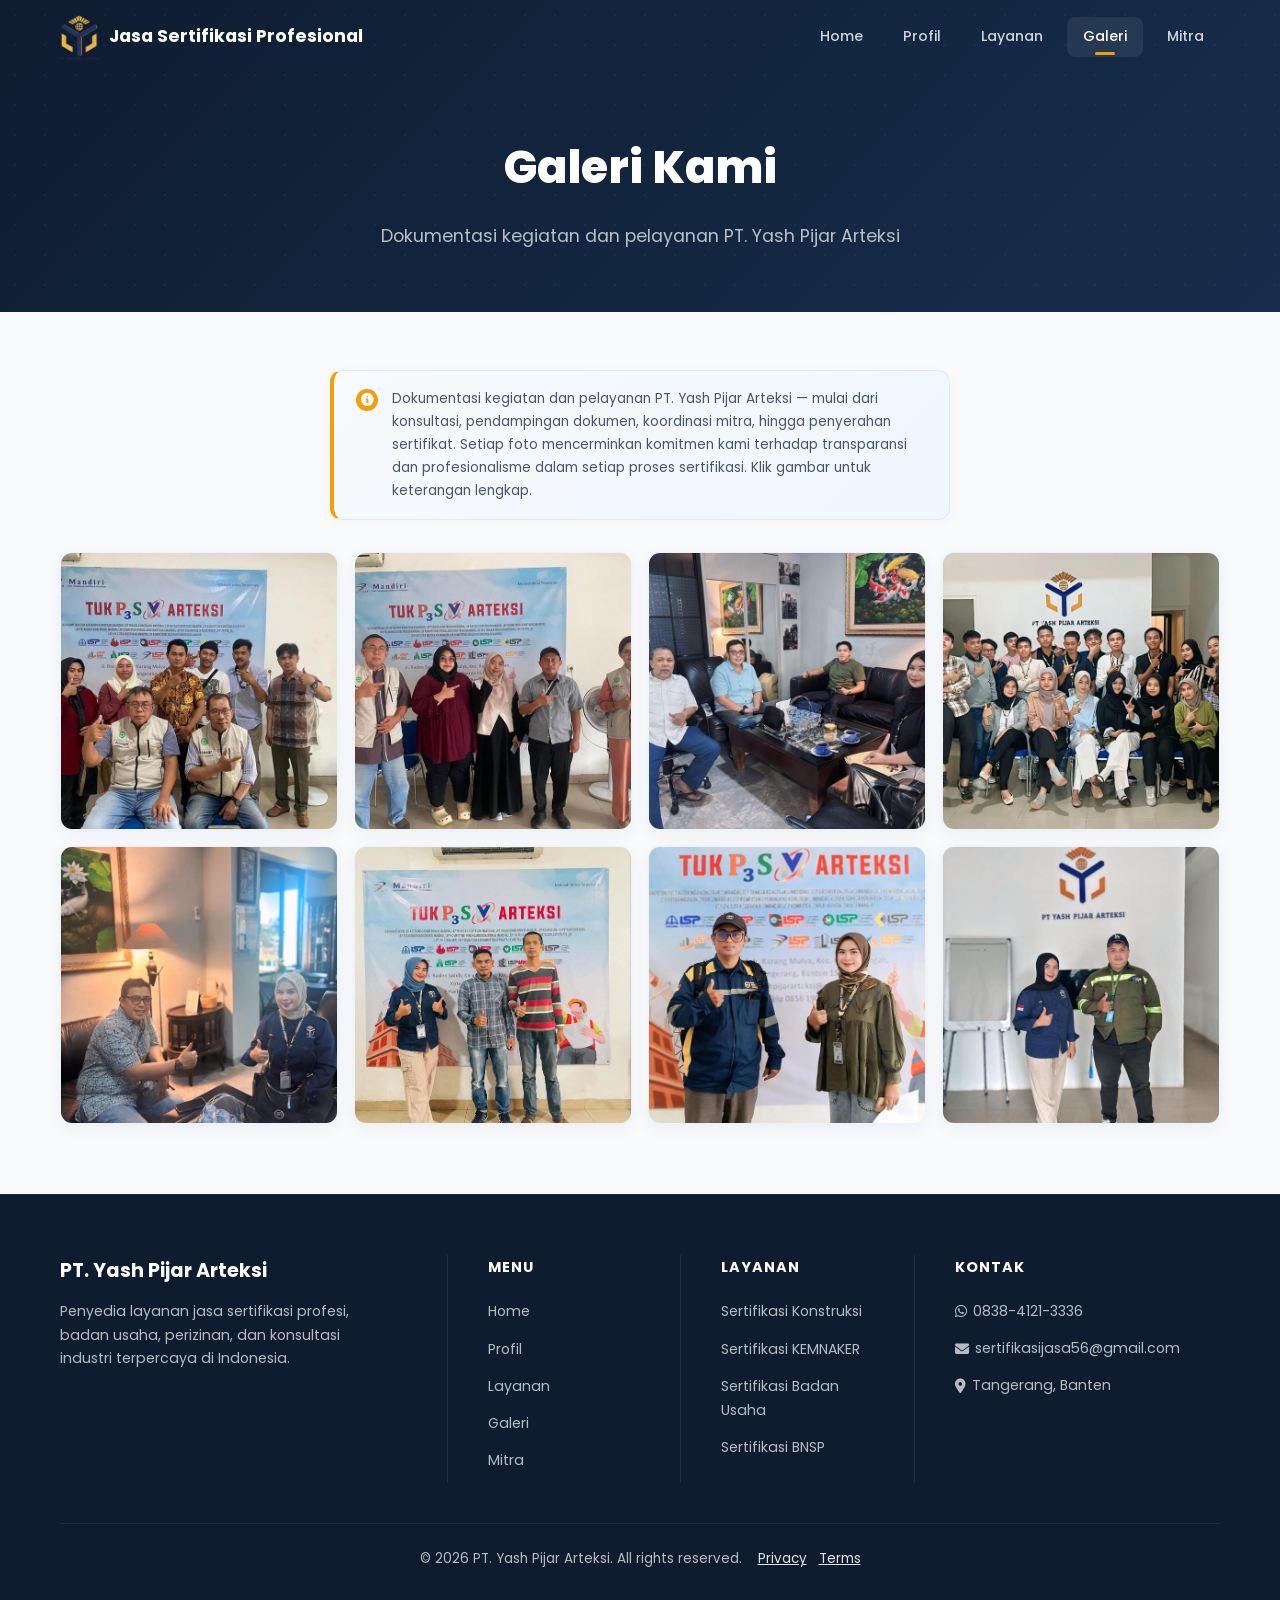
<file: galeri.html>
<!DOCTYPE html>
<html lang="id">
<head>
  <meta charset="UTF-8">
  <meta name="viewport" content="width=device-width, initial-scale=1.0">
  <title>Galeri Kegiatan | PT. Yash Pijar Arteksi</title>
  <meta name="description" content="Galeri foto kegiatan dan dokumentasi PT. Yash Pijar Arteksi — perusahaan jasa sertifikasi profesi dan badan usaha di Tangerang.">
  <meta name="robots" content="index, follow">
  <link rel="canonical" href="https://sertifikasijasa.my.id/galeri.html">
  <meta property="og:title" content="Galeri Kegiatan | PT. Yash Pijar Arteksi">
  <meta property="og:description" content="Galeri foto kegiatan dan dokumentasi PT. Yash Pijar Arteksi.">
  <meta property="og:image" content="https://sertifikasijasa.my.id/assets/Logo/logo-pt-yash-pijar-arteksi-rev.png">
  <meta property="og:url" content="https://sertifikasijasa.my.id/galeri.html">
  <meta property="og:type" content="website">
  <meta property="og:locale" content="id_ID">
  <meta name="twitter:card" content="summary_large_image">
  <meta name="twitter:title" content="Galeri Kegiatan | PT. Yash Pijar Arteksi">
  <meta name="twitter:description" content="Galeri foto kegiatan dan dokumentasi PT. Yash Pijar Arteksi.">
  <meta name="twitter:image" content="https://sertifikasijasa.my.id/assets/Logo/logo-pt-yash-pijar-arteksi-rev.png">
  <link rel="icon" type="image/svg+xml" href="assets/Logo/logo-pt-yash-pijar-arteksi-rev.png">
    <link rel="preload" href="assets/fonts/poppins-400.woff2" as="font" type="font/woff2" crossorigin>
  <link rel="preload" href="assets/fonts/poppins-500.woff2" as="font" type="font/woff2" crossorigin>
  <link rel="preload" href="assets/fonts/poppins-600.woff2" as="font" type="font/woff2" crossorigin>
  <link rel="preload" href="assets/fonts/poppins-700.woff2" as="font" type="font/woff2" crossorigin>
  <link rel="preload" href="assets/fonts/poppins-800.woff2" as="font" type="font/woff2" crossorigin>
<link rel="stylesheet" href="css/fonts.css" media="print" onload="this.media='all'"><noscript><link rel="stylesheet" href="css/fonts.css"></noscript>
  <link rel="preconnect" href="https://cdnjs.cloudflare.com" crossorigin>
  <link rel="stylesheet" href="https://cdnjs.cloudflare.com/ajax/libs/font-awesome/6.5.0/css/all.min.css" media="print" onload="this.media='all'"><noscript><link rel="stylesheet" href="https://cdnjs.cloudflare.com/ajax/libs/font-awesome/6.5.0/css/all.min.css"></noscript>
  <style>*,::after,::before{margin:0;padding:0;box-sizing:border-box}:root{--primary:#0F1C30;--secondary:#162E4C;--accent:#F59E0B;--accent-hover:#d97706;--light:#F8FAFC;--text-dark:#1E293B;--text-light:#FFFFFF;--shadow-sm:0 1px 3px rgba(0, 0, 0, 0.1);--shadow-md:0 4px 20px rgba(0, 0, 0, 0.12);--shadow-lg:0 10px 40px rgba(0, 0, 0, 0.2);--radius-sm:8px;--radius-md:12px;--radius-lg:20px;--transition:0.3s cubic-bezier(0.4, 0, 0.2, 1);--font:'Poppins',sans-serif}html{scroll-behavior:smooth;font-size:16px;touch-action:pan-y}body{font-family:var(--font);color:var(--text-dark);background:var(--light);line-height:1.7;overflow-x:hidden}a{text-decoration:none;color:inherit}ul{list-style:none}img{max-width:100%;display:block}.container{max-width:1200px;margin:0 auto;padding:0 20px}.section-padding{padding:70px 0}.section-tag{display:inline-block;font-size:.8rem;font-weight:600;letter-spacing:2px;text-transform:uppercase;color:var(--accent);margin-bottom:12px}.section-title{font-size:2.2rem;font-weight:700;color:var(--primary);margin-bottom:16px;line-height:1.3}.section-subtitle{font-size:1.05rem;color:#475569;max-width:640px;margin:0 auto 50px auto;text-align:center}.text-center{text-align:center}.btn{display:inline-flex;align-items:center;gap:10px;padding:14px 32px;border-radius:50px;font-family:var(--font);font-size:.9rem;font-weight:600;border:none;cursor:pointer;transition:var(--transition);white-space:nowrap}.btn-primary{background:var(--accent);color:var(--primary)}.btn-primary:hover{background:var(--accent-hover);transform:translateY(-2px);box-shadow:0 8px 25px rgba(245,158,11,.35)}.btn-outline{background:0 0;color:var(--text-light);border:2px solid rgba(255,255,255,.3)}.btn-outline:hover{border-color:var(--accent);color:var(--accent);transform:translateY(-2px)}.btn-wa{background:#25d366;color:#fff}.btn-wa:hover{background:#1da851;transform:translateY(-2px);box-shadow:0 8px 25px rgba(37,211,102,.35)}.btn-lg{padding:18px 44px;font-size:1rem}.btn-pulse{animation:pulse 2s infinite}.navbar{position:fixed;top:0;left:0;right:0;z-index:1000;padding:14px 0;transition:var(--transition);background:0 0}.navbar.scrolled{background:rgba(15,28,48,.94);backdrop-filter:blur(16px);-webkit-backdrop-filter:blur(16px);border-bottom:1px solid rgba(255,255,255,.06);padding:10px 0}.navbar .container{display:flex;align-items:center;justify-content:space-between;flex-wrap:nowrap}.nav-logo{display:flex;align-items:center;gap:10px}.nav-logo-img{height:46px;width:auto;display:block}.nav-logo-text{color:var(--text-light);font-weight:700;font-size:1.1rem;white-space:nowrap}.nav-links{display:flex;align-items:center;gap:8px}.nav-links a{color:rgba(255,255,255,.8);padding:8px 16px;border-radius:8px;font-size:.88rem;font-weight:500;transition:var(--transition);position:relative}.nav-links a.active,.nav-links a:hover{color:var(--text-light);background:rgba(255,255,255,.08)}.nav-links a.active::after{content:'';position:absolute;bottom:2px;left:50%;transform:translateX(-50%);width:20px;height:3px;background:var(--accent);border-radius:2px}.nav-hamburger{display:none;flex-direction:column;gap:5px;cursor:pointer;padding:8px;background:rgba(255,255,255,.1);border:none;border-radius:8px;margin-left:8px}.nav-hamburger span{width:26px;height:2.5px;background:var(--text-light);border-radius:2px;transition:var(--transition)}.nav-hamburger.active span:first-child{transform:rotate(45deg) translate(5px,5px)}.nav-hamburger.active span:nth-child(2){opacity:0}.nav-hamburger.active span:nth-child(3){transform:rotate(-45deg) translate(5px,-5px)}.hero{min-height:100vh;background:linear-gradient(135deg,var(--primary) 0,var(--secondary) 60%,#12243c 100%);display:flex;align-items:center;position:relative;overflow:hidden;padding-top:80px}.hero::before{content:'';position:absolute;inset:0;pointer-events:none;z-index:0}.hero-stars{position:absolute;inset:0;pointer-events:none;z-index:0;overflow:hidden}.hero-stars span{position:absolute;width:2px;height:2px;background:#fff;border-radius:50%;animation:starTwinkle var(--dur,3s) ease-in-out infinite alternate;animation-delay:var(--delay, 0s);opacity:var(--star-op, .4)}.hero-stars span.bright{width:3px;height:3px;box-shadow:0 0 6px rgba(255,255,255,.5),0 0 12px rgba(255,255,255,.15)}@keyframes starTwinkle{0%{opacity:calc(var(--star-op, .4) * .15);transform:scale(.5)}100%{opacity:var(--star-op, .4);transform:scale(1.5)}}.hero-glow{position:absolute;border-radius:50%;pointer-events:none;z-index:0;opacity:.15;animation:glowDrift 12s ease-in-out infinite alternate}.hero-glow.g1{width:400px;height:400px;background:radial-gradient(circle,var(--accent),transparent);top:-5%;right:-5%;animation-delay:0s}.hero-glow.g3{width:250px;height:250px;background:radial-gradient(circle,#8b5cf6,transparent);top:40%;left:50%;animation-delay:-8s}@keyframes glowDrift{0%{transform:translate(0,0) scale(1)}33%{transform:translate(30px,-20px) scale(1.1)}66%{transform:translate(-20px,30px) scale(.9)}100%{transform:translate(15px,-15px) scale(1.05)}}.hero-particles{position:absolute;inset:0;overflow:hidden}.hero-particles span{position:absolute;width:6px;height:6px;background:rgba(245,158,11,.25);border-radius:50%;animation:float 8s infinite ease-in-out}.hero-particles span:first-child{top:15%;left:10%;animation-delay:0s}.hero-particles span:nth-child(2){top:30%;left:85%;animation-delay:1s;width:10px;height:10px}.hero-particles span:nth-child(3){top:70%;left:20%;animation-delay:2s}.hero-particles span:nth-child(4){top:55%;left:75%;animation-delay:3s;width:8px;height:8px}.hero-particles span:nth-child(5){top:85%;left:50%;animation-delay:4s}.hero-particles span:nth-child(6){top:20%;left:45%;animation-delay:.5s}@keyframes float{0%,100%{transform:translateY(0) scale(1);opacity:.4}50%{transform:translateY(-30px) scale(1.3);opacity:.8}}.hero .container{position:relative;z-index:2;text-align:center}.hero-badge{display:inline-flex;align-items:center;gap:8px;background:rgba(245,158,11,.12);border:1px solid rgba(245,158,11,.25);color:var(--accent);padding:8px 20px;border-radius:50px;font-size:.82rem;font-weight:500;margin-bottom:28px}.hero-title{font-size:3.5rem;font-weight:800;color:var(--text-light);line-height:1.15;margin-bottom:20px}.hero-title .highlight{background:linear-gradient(135deg,var(--accent),#fbbf24);-webkit-background-clip:text;-webkit-text-fill-color:transparent;background-clip:text}.hero-title .cursor{display:inline-block;width:3px;height:1em;background:var(--accent);margin-left:4px;animation:blink .8s infinite;vertical-align:text-bottom}@keyframes blink{0%,100%{opacity:1}50%{opacity:0}}.hero-subtitle{font-size:1.15rem;color:rgba(255,255,255,.7);max-width:620px;margin:0 auto 36px auto}.hero-actions{display:flex;align-items:center;justify-content:center;gap:16px;flex-wrap:wrap;margin-bottom:50px}.hero-stats{display:flex;justify-content:center;gap:40px;flex-wrap:wrap}.hero-stat{text-align:center}.hero-stat .number{font-size:2.5rem;font-weight:800;color:var(--accent);line-height:1.2}.hero-stat .label{font-size:.85rem;color:rgba(255,255,255,.6);font-weight:400}.hero-features{display:grid;grid-template-columns:repeat(4,1fr);gap:20px;margin-top:50px;max-width:900px;margin-left:auto;margin-right:auto}.hero-feature{background:rgba(255,255,255,.05);border:1px solid rgba(255,255,255,.08);border-radius:var(--radius-md);padding:20px;text-align:center;transition:var(--transition)}.hero-feature:hover{background:rgba(255,255,255,.1);transform:translateY(-4px)}.hero-feature .icon{font-size:1.5rem;color:var(--accent);margin-bottom:8px;min-height:1.7em}.hero-feature h4{color:var(--text-light);font-size:.8rem;font-weight:600;letter-spacing:.5px}@media (min-width:769px){.hero-features{gap:0}.hero-feature{border-right:1px solid rgba(255,255,255,.12);border-radius:0}.hero-feature:first-child{border-radius:var(--radius-md) 0 0 var(--radius-md)}.hero-feature:last-child{border-right:none;border-radius:0 var(--radius-md) var(--radius-md) 0}.footer-grid>*{border-right:1px solid rgba(255,255,255,.08);padding-right:40px}.footer-grid>:last-child{border-right:none}}.page-header{padding:130px 0 60px;background:linear-gradient(135deg,var(--primary) 0,var(--secondary) 100%);position:relative;overflow:hidden;text-align:center}.page-header::before{content:'';position:absolute;inset:0;background-image:radial-gradient(rgba(255,255,255,.04) 1px,transparent 1px);background-size:30px 30px}.page-header h1{font-size:2.8rem;font-weight:800;color:var(--text-light);margin-bottom:16px;position:relative;z-index:1}.page-header p{font-size:1.1rem;color:rgba(255,255,255,.7);max-width:600px;margin:0 auto;position:relative;z-index:1}.about-grid{display:grid;grid-template-columns:1fr 1fr;gap:60px;align-items:center}.about-content{position:relative;padding-left:24px}.about-content::before{content:'';position:absolute;left:0;top:0;width:4px;height:100%;background:linear-gradient(180deg,var(--accent),var(--accent-hover));border-radius:4px}.about-content>.section-tag{margin-bottom:8px}.about-content>.section-title{margin-bottom:20px}.about-content p{color:#475569;margin-bottom:20px;font-size:1rem;line-height:1.8}.about-content p strong{color:var(--primary)}.about-visual{display:grid;grid-template-columns:1fr 1fr;gap:16px}.about-card{background:var(--text-light);border-radius:var(--radius-md);padding:28px 24px;box-shadow:0 4px 20px rgba(21,45,107,.06);text-align:center;transition:all .3s ease;border:1px solid #e2e8f0}.about-card:hover{transform:translateY(-6px);box-shadow:0 8px 30px rgba(21,45,107,.1);border-color:var(--accent)}.about-card .icon{width:56px;height:56px;border-radius:16px;background:linear-gradient(135deg,rgba(245,158,11,.1),rgba(245,158,11,.05));display:flex;align-items:center;justify-content:center;font-size:1.4rem;color:var(--accent);margin:0 auto 14px;transition:all .3s ease}.about-card:hover .icon{background:linear-gradient(135deg,var(--accent),var(--accent-hover));color:#fff;transform:scale(1.1) rotate(-5deg)}.about-card h4{font-size:1rem;font-weight:700;color:var(--primary);margin-bottom:6px}.about-card p{font-size:.85rem;color:#475569;margin:0}.visi-misi-grid{display:grid;grid-template-columns:1fr 1fr;gap:40px}.misi-card,.visi-card{background:var(--text-light);border-radius:var(--radius-lg);padding:40px;box-shadow:0 4px 20px rgba(21,45,107,.06);border:1px solid #e2e8f0;transition:all .3s ease;position:relative;overflow:hidden}.misi-card::after,.visi-card::after{content:'';position:absolute;top:0;left:0;right:0;height:4px;border-radius:var(--radius-lg) var(--radius-lg) 0 0}.visi-card::after{background:linear-gradient(90deg,var(--secondary),#60a5fa)}.misi-card::after{background:linear-gradient(90deg,var(--accent),var(--accent-hover))}.misi-card:hover,.visi-card:hover{box-shadow:0 12px 40px rgba(21,45,107,.1);transform:translateY(-4px)}.misi-card .icon,.visi-card .icon{width:56px;height:56px;border-radius:16px;display:flex;align-items:center;justify-content:center;font-size:1.4rem;margin-bottom:20px}.visi-card .icon{background:linear-gradient(135deg,#dbeafe,#eff6ff);color:var(--secondary)}.misi-card .icon{background:linear-gradient(135deg,#fef3c7,#fffbeb);color:var(--accent-hover)}.misi-card h3,.visi-card h3{font-size:1.4rem;font-weight:700;color:var(--primary);margin-bottom:14px}.visi-card p{color:#475569;font-style:italic;font-size:1rem}.misi-card ul{display:flex;flex-direction:column;gap:14px}.misi-card ul li{display:flex;align-items:flex-start;gap:12px;color:#475569;font-size:.95rem}.misi-card ul li i{color:var(--accent);margin-top:4px;flex-shrink:0}.keypoints-grid{display:grid;grid-template-columns:repeat(4,1fr);gap:24px}.keypoint-card{background:var(--text-light);border-radius:var(--radius-md);padding:32px 24px;text-align:center;box-shadow:0 4px 20px rgba(21,45,107,.06);border:1px solid #e2e8f0;transition:all .3s ease;position:relative}.keypoint-card:hover{transform:translateY(-8px);box-shadow:0 12px 40px rgba(21,45,107,.1);border-color:var(--accent)}.keypoint-card .icon{width:64px;height:64px;border-radius:50%;background:linear-gradient(135deg,rgba(245,158,11,.1),rgba(245,158,11,.05));display:flex;align-items:center;justify-content:center;font-size:1.5rem;color:var(--accent);margin:0 auto 16px;transition:var(--transition)}.keypoint-card:hover .icon{background:linear-gradient(135deg,var(--accent),var(--accent-hover));color:#fff;transform:scale(1.1)}.keypoint-card h4{font-size:1rem;font-weight:700;color:var(--primary);margin-bottom:8px}.keypoint-card p{font-size:.85rem;color:#475569}.services-list{display:flex;flex-direction:column;gap:40px;max-width:960px;margin:0 auto}.service-item{display:flex;align-items:center;gap:40px;background:var(--text-light);border-radius:var(--radius-lg);padding:0;box-shadow:0 8px 30px rgba(21,45,107,.06);transition:var(--transition);overflow:hidden}.service-item:hover{box-shadow:0 12px 40px rgba(21,45,107,.1);transform:translateY(-4px)}.service-item-img{flex:0 0 280px;height:280px;overflow:hidden}.service-item-img img{width:100%;height:100%;object-fit:cover;display:block;transition:var(--transition)}.service-item:hover .service-item-img img{transform:scale(1.05)}.service-item-body{flex:1;padding:32px 32px 32px 0}.service-item-reverse{flex-direction:row-reverse}.service-item-reverse .service-item-body{padding:32px 0 32px 32px}.service-item-header{display:flex;align-items:center;gap:16px;margin-bottom:16px}.service-item-num{flex-shrink:0;width:48px;height:48px;border-radius:12px;background:linear-gradient(135deg,var(--accent),var(--accent-hover));color:#fff;display:flex;align-items:center;justify-content:center;font-size:1rem;font-weight:800}.service-item-header h3{font-size:1.2rem;font-weight:700;color:var(--primary);line-height:1.3}.service-item-desc{color:#475569;font-size:.92rem;line-height:1.7;margin-bottom:20px}.service-item-tags{display:flex;flex-wrap:wrap;gap:8px}.service-item-tags span{background:linear-gradient(135deg,rgba(245,158,11,.08),rgba(245,158,11,.03));color:#92400e;padding:6px 16px;border-radius:20px;font-size:.8rem;font-weight:600;transition:var(--transition)}.service-item-tags span:hover{background:linear-gradient(135deg,var(--accent),var(--accent-hover));color:#fff;transform:translateY(-2px)}@media (max-width:768px){.services-list{gap:28px}.service-item{flex-direction:column;gap:0}.service-item-reverse{flex-direction:column}.service-item-img{flex:none;width:100%;height:200px}.service-item-body{padding:24px 20px}.service-item-reverse .service-item-body{padding:24px 20px}.service-item-header{gap:12px}.service-item-num{width:40px;height:40px;font-size:.85rem}.service-item-header h3{font-size:1rem}.service-item-desc{font-size:.85rem}.service-item-tags span{font-size:.75rem;padding:4px 12px}}@media (max-width:480px){.services-list{gap:20px}.service-item-img{height:160px}.service-item-body{padding:20px 16px}.service-item-reverse .service-item-body{padding:20px 16px}.service-item-header{flex-direction:column;align-items:flex-start;gap:8px}.service-item-num{width:36px;height:36px;font-size:.8rem}.service-item-header h3{font-size:.92rem}.service-item-desc{font-size:.82rem}.service-item-tags span{font-size:.72rem;padding:4px 10px}}.services-grid.scroll-x{display:flex;gap:20px;overflow-x:auto;scroll-snap-type:x mandatory;flex-wrap:nowrap;touch-action:pan-x;padding:0 52px;-ms-overflow-style:none;scrollbar-width:none}.services-grid.scroll-x::-webkit-scrollbar{display:none}.services-grid.scroll-x>*{flex:0 0 calc(100% / 3);scroll-snap-align:center}.service-card{background:var(--text-light);border-radius:var(--radius-md);padding:32px 24px;text-align:center;box-shadow:var(--shadow-sm);border:1px solid #e2e8f0;transition:var(--transition);position:relative;overflow:hidden}.service-card::before{content:'';position:absolute;top:0;left:0;right:0;height:4px;background:linear-gradient(90deg,var(--accent),var(--accent-hover));transform:scaleX(0);transition:var(--transition)}.service-card:hover::before{transform:scaleX(1)}.service-card:hover{transform:translateY(-8px);box-shadow:var(--shadow-md)}.service-card .icon{width:60px;height:60px;border-radius:16px;background:linear-gradient(135deg,rgba(245,158,11,.1),rgba(245,158,11,.05));display:flex;align-items:center;justify-content:center;font-size:1.4rem;color:var(--accent);margin:0 auto 18px;transition:var(--transition)}.service-card:hover .icon{background:linear-gradient(135deg,var(--accent),var(--accent-hover));color:#fff}.mitra-card-icon{background:var(--text-light)!important;border:1px solid #e2e8f0;overflow:hidden}.mitra-card-icon img{width:36px;height:36px;object-fit:contain;transition:var(--transition)}.service-card:hover .mitra-card-icon img{transform:scale(1.15)}.service-card:hover .mitra-card-icon{background:var(--text-light)!important;border-color:var(--accent);box-shadow:0 0 0 3px rgba(245,158,11,.15)}.service-card h4{font-size:1rem;font-weight:700;color:var(--primary);margin-bottom:10px}.service-card p{font-size:.85rem;color:#475569}.badge-grid{display:grid;grid-template-columns:repeat(4,1fr);gap:14px}.badge-item{background:var(--text-light);border:1px solid #e2e8f0;border-radius:var(--radius-sm);padding:16px 12px;text-align:center;font-size:.78rem;font-weight:600;color:var(--text-dark);transition:var(--transition);cursor:default;box-shadow:var(--shadow-sm)}.badge-item:hover{transform:scale(1.05);border-color:var(--accent);box-shadow:0 8px 25px rgba(245,158,11,.2);color:var(--accent);background:#fffbeb}.badge-item i{display:block;font-size:1.2rem;margin-bottom:6px;color:var(--primary)}.mitra-badge-grid{max-width:800px;margin:0 auto}.mitra-badge{display:flex;flex-direction:column;align-items:center;gap:8px;padding:20px 12px}.mitra-badge img{width:50px;height:50px;object-fit:contain;border-radius:50%;background:#f8fafc;padding:6px;box-shadow:0 2px 8px rgba(21,45,107,.06);transition:var(--transition)}.mitra-badge:hover img{transform:scale(1.15);box-shadow:0 4px 16px rgba(245,158,11,.2)}.mitra-badge span{font-size:.78rem;font-weight:600;color:var(--text-dark)}.layanan-badge .badge-item{cursor:pointer;padding:18px 10px;font-size:.75rem}@media (max-width:480px){.layanan-badge{grid-template-columns:repeat(3,1fr);gap:4px}.layanan-badge .badge-item{padding:8px 4px;font-size:.65rem}}@media (max-width:380px){.layanan-badge{grid-template-columns:repeat(2,1fr);gap:4px}.layanan-badge .badge-item{padding:6px 3px;font-size:.6rem}}.mitra-grid{display:grid;grid-template-columns:repeat(5,1fr);gap:20px}.carousel-scroll{position:relative;display:flex;align-items:center}.carousel-scroll .scroll-x{flex:1}.carousel-btn{display:flex;position:absolute;top:50%;transform:translateY(-50%);z-index:3;width:36px;height:36px;border-radius:50%;border:2px solid #e2e8f0;background:var(--text-light);color:var(--primary);font-size:.9rem;cursor:pointer;align-items:center;justify-content:center;transition:var(--transition);box-shadow:var(--shadow-sm)}.carousel-btn.prev{left:-6px}.carousel-btn.next{right:-6px}.carousel-btn:hover{border-color:var(--accent);color:var(--accent);box-shadow:0 4px 15px rgba(245,158,11,.2)}@media (max-width:768px){.carousel-btn{left:4px;right:auto}.carousel-btn.next{left:auto;right:4px}.carousel-scroll .scroll-x{gap:12px;padding:8px 48px}.carousel-scroll .scroll-x>*{flex:0 0 85%}.services-grid.scroll-x{gap:12px;padding:0 48px}.services-grid.scroll-x>*{flex:0 0 85%}#institusiGrid.scroll-x{display:flex;gap:12px;overflow-x:auto;flex-wrap:nowrap;touch-action:pan-x;padding:0 48px}#institusiGrid.scroll-x>*{flex:0 0 100%;scroll-snap-align:center}}@media (max-width:480px){.carousel-btn{width:30px;height:30px;font-size:.75rem;left:2px}.carousel-btn.next{left:auto;right:2px}.carousel-scroll .scroll-x>*,.services-grid.scroll-x>*{flex:0 0 88%}#institusiGrid.scroll-x>*{flex:0 0 100%}.carousel-scroll .scroll-x{padding:8px 38px}.services-grid.scroll-x{padding:0 38px}#institusiGrid.scroll-x{padding:0 38px}}.gallery-grid{display:grid;grid-template-columns:repeat(4,1fr);gap:16px}.gallery-note{display:flex;align-items:flex-start;gap:14px;margin:-12px auto 32px;max-width:620px;background:linear-gradient(135deg,#f8fafc 0,#eff6ff 100%);border:1px solid #dbeafe;border-left:4px solid var(--accent);border-radius:var(--radius-md);padding:16px 22px;box-shadow:0 2px 8px rgba(245,158,11,.06)}.gallery-note i{color:#fff;font-size:.8rem;margin-top:2px;flex-shrink:0;background:var(--accent);width:22px;height:22px;border-radius:50%;display:flex;align-items:center;justify-content:center}.gallery-note span{font-size:.85rem;color:#475569;line-height:1.7}.gallery-item{border-radius:var(--radius-md);overflow:hidden;box-shadow:0 4px 16px rgba(21,45,107,.06);transition:all .4s cubic-bezier(.34, 1.56, .64, 1);aspect-ratio:1;position:relative;cursor:pointer;border:1px solid #eef2f6}.gallery-item::after{content:'\f00e';font-family:'Font Awesome 6 Free';font-weight:900;position:absolute;top:50%;left:50%;transform:translate(-50%,-50%) scale(0);font-size:1.3rem;color:#fff;background:linear-gradient(135deg,var(--accent),#fbbf24);width:50px;height:50px;border-radius:50%;display:flex;align-items:center;justify-content:center;transition:transform .35s cubic-bezier(.34, 1.56, .64, 1),background .2s ease;z-index:2;pointer-events:none;box-shadow:0 4px 16px rgba(245,158,11,.3)}.gallery-item:hover::after{transform:translate(-50%,-50%) scale(1)}.gallery-item:hover{box-shadow:0 12px 36px rgba(21,45,107,.12);transform:translateY(-4px) scale(1.02);border-color:#fde68a}.gallery-item img{width:100%;height:100%;object-fit:cover;display:block;transition:var(--transition)}.gallery-item:hover img{transform:scale(1.08)}@media (max-width:768px){.gallery-grid{grid-template-columns:repeat(2,1fr);gap:8px}}@media (max-width:480px){.gallery-grid{grid-template-columns:repeat(2,1fr);gap:6px}}.lightbox-overlay{position:fixed;top:0;left:0;width:100%;height:100%;background:rgba(0,0,0,.85);z-index:9999;display:flex;align-items:center;justify-content:center;opacity:0;pointer-events:none;transition:opacity .3s ease}.lightbox-overlay.active{opacity:1;pointer-events:auto}.lightbox-content{position:relative;max-width:720px;width:90%;background:#fff;border-radius:var(--radius-lg);overflow:hidden;box-shadow:0 24px 64px rgba(0,0,0,.3)}.lightbox-img{width:100%;display:block;max-height:60vh;object-fit:contain;background:#f1f5f9}.lightbox-desc{padding:20px 24px 24px;font-size:.85rem;color:#475569;line-height:1.7;background:#fff}.lightbox-close{position:absolute;top:12px;right:14px;width:36px;height:36px;border-radius:50%;border:none;background:rgba(0,0,0,.5);color:#fff;font-size:1.4rem;cursor:pointer;display:flex;align-items:center;justify-content:center;transition:background .2s ease;line-height:1}.lightbox-close:hover{background:rgba(0,0,0,.75)}.mitra-card{background:var(--text-light);border-radius:var(--radius-md);padding:32px 16px;text-align:center;transition:var(--transition);box-shadow:0 6px 24px rgba(21,45,107,.06);display:flex;flex-direction:column;align-items:center;cursor:pointer;position:relative;border:1px solid #eef2f6;overflow:hidden}.mitra-card:hover{transform:translateY(-6px);box-shadow:0 12px 36px rgba(21,45,107,.1)}.mitra-card h4{font-size:.95rem;font-weight:700;color:var(--primary);margin-top:12px;margin-bottom:4px}.mitra-card p{font-size:.78rem;color:#94a3b8;max-width:100%}.mitra-card::before{content:'';position:absolute;top:0;left:0;right:0;height:3px;background:linear-gradient(90deg,var(--accent),#fbbf24);opacity:0;transition:opacity .3s ease}.mitra-card:hover::before{opacity:1}.mitra-card:hover{border-color:#fde68a}.mitra-closing{padding:16px 0 0}.mitra-closing-box{max-width:620px;margin:0 auto 32px;background:linear-gradient(135deg,#f8fafc 0,#eff6ff 100%);border:1px solid #dbeafe;border-left:4px solid var(--accent);border-radius:var(--radius-md);padding:14px 20px;display:flex;align-items:flex-start;gap:10px;box-shadow:0 2px 8px rgba(245,158,11,.06)}.mitra-closing-icon{width:22px;height:22px;border-radius:50%;background:var(--accent);display:flex;align-items:center;justify-content:center;flex-shrink:0;font-size:.72rem;color:#fff;margin-top:3px}.mitra-closing-box p{font-size:.85rem;color:#475569;line-height:1.6;margin:0}.mitra-modal{position:fixed;top:0;left:0;width:100%;height:100%;background:rgba(15,23,42,.65);backdrop-filter:blur(4px);z-index:9998;display:flex;align-items:center;justify-content:center;opacity:0;pointer-events:none;transition:opacity .3s ease}.mitra-modal.active{opacity:1;pointer-events:auto}.mitra-modal-content{background:#fff;border-radius:var(--radius-lg);max-width:480px;width:88%;box-shadow:0 8px 24px rgba(15,23,42,.08),0 24px 64px rgba(15,23,42,.16);position:relative;overflow:hidden;transform:translateY(12px) scale(.97);transition:transform .35s cubic-bezier(.34, 1.56, .64, 1)}.mitra-modal.active .mitra-modal-content{transform:translateY(0) scale(1)}.mitra-modal-header{background:linear-gradient(135deg,var(--primary),#1e40af);padding:24px 32px 20px;text-align:center;position:relative}.mitra-modal-header h3{font-size:1.25rem;font-weight:700;color:#fff;margin-bottom:2px}.mitra-modal-header .mitra-modal-sub{font-size:.82rem;color:rgba(255,255,255,.7);display:block}.mitra-modal-close{position:absolute;top:12px;right:14px;width:30px;height:30px;border-radius:50%;border:none;background:rgba(255,255,255,.2);color:#fff;font-size:1.2rem;cursor:pointer;display:flex;align-items:center;justify-content:center;transition:background .2s ease;z-index:2;line-height:1}.mitra-modal-close:hover{background:rgba(255,255,255,.35)}.mitra-modal-body{padding:32px 32px 36px;display:flex;flex-direction:column;align-items:center}.mitra-modal-logo{width:104px;height:104px;border-radius:50%;border:4px solid #e2e8f0;display:flex;align-items:center;justify-content:center;overflow:hidden;margin:-64px auto 0;background:#fff;box-shadow:0 4px 16px rgba(21,45,107,.1);position:relative;z-index:1}.mitra-modal-logo img{width:100%;height:100%;object-fit:contain;padding:12px}.mitra-modal-body p{font-size:.88rem;color:#475569;line-height:1.8;text-align:left;margin-top:20px;padding-top:20px;border-top:1px solid #f1f5f9}.mitra-slider{position:relative;max-width:960px;margin:48px auto 0;overflow:hidden;padding:0 52px}.mitra-slider-track{display:flex;transition:transform .5s cubic-bezier(.25, .46, .45, .94)}.mitra-slide{flex:0 0 100%;display:flex;flex-direction:column;align-items:center;justify-content:center;text-align:center;padding:40px 24px;box-sizing:border-box}.mitra-slide-logo{width:120px;height:120px;border-radius:50%;background:var(--text-light);box-shadow:0 6px 24px rgba(21,45,107,.06);display:flex;align-items:center;justify-content:center;padding:20px;margin-bottom:20px;transition:transform .3s ease,box-shadow .3s ease}.mitra-slide:hover .mitra-slide-logo{transform:translateY(-6px) scale(1.05);box-shadow:0 12px 36px rgba(21,45,107,.12)}.mitra-slide-logo img{max-width:100%;max-height:100%;object-fit:contain}.mitra-slide h4{font-size:1.05rem;font-weight:700;color:var(--primary);margin-bottom:6px}.mitra-slide p{font-size:.85rem;color:#94a3b8;max-width:260px;line-height:1.4}.mitra-slider-btn{position:absolute;top:50%;transform:translateY(-50%);z-index:3;width:40px;height:40px;border-radius:50%;border:2px solid #e2e8f0;background:var(--text-light);color:var(--primary);font-size:1rem;cursor:pointer;display:flex;align-items:center;justify-content:center;transition:all .3s ease;box-shadow:0 2px 12px rgba(21,45,107,.08)}.mitra-slider-btn:hover{border-color:var(--accent);color:var(--accent);box-shadow:0 4px 16px rgba(245,158,11,.2)}.mitra-slider-prev{left:4px}.mitra-slider-next{right:4px}.mitra-slider-dots{display:flex;justify-content:center;gap:8px;margin-top:20px}.mitra-slider-dots .dot{width:10px;height:10px;border-radius:50%;border:none;background:#cbd5e1;cursor:pointer;transition:all .3s ease;padding:0}.mitra-slider-dots .dot.active{background:var(--primary);transform:scale(1.25)}@media (min-width:769px){.mitra-slider{padding:0 60px}.mitra-slide{flex:0 0 calc(100% / 3)}}@media (max-width:768px){.mitra-slider-btn{width:36px;height:36px;font-size:.9rem}.mitra-slider-dots{display:none}}@media (max-width:480px){.mitra-slider{padding:0 36px}.mitra-slider-btn{width:32px;height:32px;font-size:.8rem}.mitra-slider-prev{left:0}.mitra-slider-next{right:0}.mitra-slide-logo{width:100px;height:100px;padding:16px}}.location-info{display:grid;grid-template-columns:1fr 1.5fr;gap:40px;align-items:start}.location-detail{background:var(--text-light);border-radius:var(--radius-md);padding:32px;box-shadow:var(--shadow-sm);border:1px solid #e2e8f0}.location-detail h3{font-size:1.2rem;font-weight:700;color:var(--primary);margin-bottom:16px}.location-detail .info-item{display:flex;gap:14px;margin-bottom:18px;align-items:flex-start}.location-detail .info-item i{color:var(--accent);font-size:1.1rem;margin-top:4px;width:20px;text-align:center}.location-detail .info-item p{color:#475569;font-size:.92rem}.location-map{border-radius:var(--radius-md);overflow:hidden;box-shadow:var(--shadow-sm);border:1px solid #e2e8f0}.location-map iframe{width:100%;height:320px;display:block;border:none}.cta-section{background:linear-gradient(135deg,var(--secondary) 0,var(--primary) 100%);text-align:center;position:relative;overflow:hidden}.cta-section::before{content:'';position:absolute;inset:0;background-image:radial-gradient(rgba(245,158,11,.06) 1px,transparent 1px);background-size:24px 24px}.cta-section .container{position:relative;z-index:1}.cta-section h2{font-size:2.2rem;font-weight:800;color:var(--text-light);margin-bottom:12px}.cta-section h2 span{background:linear-gradient(135deg,var(--accent),#fbbf24);-webkit-background-clip:text;-webkit-text-fill-color:transparent;background-clip:text}.cta-section p{color:rgba(255,255,255,.7);margin-bottom:32px;font-size:1.05rem}#institusiGrid{display:flex;flex-wrap:wrap;justify-content:center;gap:20px}#institusiGrid .mitra-card{flex:0 0 calc(25% - 20px);max-width:calc(25% - 20px);padding:24px 16px;min-height:200px;justify-content:center}#institusiGrid .logo-wrap{width:80px;height:80px;border-radius:50%;display:flex;align-items:center;justify-content:center;margin:0 auto 16px;overflow:hidden;background:#fff;border:2px solid #e2e8f0;transition:var(--transition)}#institusiGrid .mitra-card:hover .logo-wrap{border-color:var(--accent);box-shadow:0 4px 20px rgba(245,158,11,.2)}#institusiGrid .logo-wrap img{width:100%;height:100%;object-fit:contain;padding:8px}#institusiGrid .mitra-card h4{font-size:.9rem}#institusiGrid .mitra-card p{font-size:.75rem}@media (max-width:1024px){#institusiGrid .mitra-card{flex:0 0 calc(33.33% - 20px);max-width:calc(33.33% - 20px);min-height:180px}}@media (max-width:600px){#institusiGrid{gap:12px}#institusiGrid .mitra-card{flex:0 0 calc(50% - 12px);max-width:calc(50% - 12px);padding:16px 10px;min-height:150px}#institusiGrid .mitra-card:last-child{margin:0 auto}#institusiGrid .logo-wrap{width:56px;height:56px;margin-bottom:10px}#institusiGrid .logo-wrap img{padding:5px}#institusiGrid .mitra-card h4{font-size:.78rem}#institusiGrid .mitra-card p{font-size:.65rem}}@media (max-width:380px){#institusiGrid{gap:10px}#institusiGrid .mitra-card{flex:0 0 calc(50% - 10px);max-width:calc(50% - 10px);padding:12px 6px;min-height:130px}#institusiGrid .mitra-card:last-child{margin:0 auto}#institusiGrid .logo-wrap{width:46px;height:46px;margin-bottom:8px}#institusiGrid .logo-wrap img{padding:4px}#institusiGrid .mitra-card h4{font-size:.7rem}#institusiGrid .mitra-card p{font-size:.6rem}}.section-ringkasan{padding:0 0 32px}.section-badge{padding:40px 0}.section-badge-alt{padding:40px 0;background:#f1f5f9}.badge-grid-ringkasan{display:grid;grid-template-columns:repeat(5,1fr);gap:14px;max-width:900px;margin:24px auto 0}.page-section-header .section-subtitle{margin-bottom:0}@media (max-width:768px){.section-ringkasan{padding:0 0 16px}.section-badge{padding:24px 0}.section-badge-alt{padding:24px 0}.badge-grid-ringkasan{grid-template-columns:repeat(3,1fr);gap:6px}}@media (max-width:480px){.section-ringkasan{padding:0 0 12px}.section-badge{padding:16px 0}.section-badge-alt{padding:16px 0}.badge-grid-ringkasan{grid-template-columns:repeat(3,1fr);gap:4px}.badge-grid-ringkasan .badge-item{padding:6px 4px;font-size:.65rem}}@media (max-width:380px){.section-ringkasan{padding:0 0 8px}.section-badge{padding:12px 0}.section-badge-alt{padding:12px 0}.badge-grid-ringkasan{grid-template-columns:repeat(3,1fr);gap:3px}.badge-grid-ringkasan .badge-item{padding:4px 3px;font-size:.58rem}}.legal-content{max-width:800px;margin:0 auto}.legal-content h2{font-size:1.3rem;color:var(--primary);margin:32px 0 12px}.legal-content li,.legal-content p{color:#475569;font-size:.95rem;line-height:1.8}.legal-content ul{list-style:disc;padding-left:24px;margin-bottom:16px}.legal-content ul li{margin-bottom:6px}.legal-content .updated{color:#94a3b8;font-size:.85rem;margin-bottom:32px}.footer{background:var(--primary);color:rgba(255,255,255,.7);padding:60px 0 30px;border-top:1px solid rgba(255,255,255,.06)}.footer-grid{display:grid;grid-template-columns:2fr 1fr 1fr 1.2fr;gap:40px;margin-bottom:40px}.footer-brand h3{font-size:1.2rem;font-weight:700;color:var(--text-light);margin-bottom:12px}.footer-brand p{font-size:.88rem;line-height:1.7;max-width:320px}.footer-col h4{font-size:.9rem;font-weight:700;color:var(--text-light);margin-bottom:18px;text-transform:uppercase;letter-spacing:1px}.footer-col ul li{margin-bottom:10px}.footer-col ul li a{font-size:.88rem;transition:var(--transition);display:inline-flex;align-items:center;gap:6px}.footer-col ul li a:hover{color:var(--accent);padding-left:4px}.footer-bottom{border-top:1px solid rgba(255,255,255,.06);padding-top:24px;display:flex;justify-content:center;align-items:center;flex-wrap:wrap;gap:12px;font-size:.84rem}.footer-socials{display:flex;gap:12px}.footer-socials a{width:38px;height:38px;border-radius:50%;background:rgba(255,255,255,.06);display:flex;align-items:center;justify-content:center;font-size:.95rem;transition:var(--transition)}.footer-socials a:hover{background:var(--accent);color:var(--primary);transform:translateY(-3px)}.modal-overlay{position:fixed;inset:0;z-index:9999;background:rgba(0,0,0,.6);backdrop-filter:blur(6px);display:none;align-items:center;justify-content:center;padding:20px}.modal-overlay.active{display:flex}.modal{background:var(--text-light);border-radius:var(--radius-lg);width:100%;max-width:480px;padding:40px 36px 32px;position:relative;box-shadow:var(--shadow-lg);animation:modalIn .3s ease}@keyframes modalIn{from{opacity:0;transform:scale(.92) translateY(20px)}to{opacity:1;transform:scale(1) translateY(0)}}.modal-close{position:absolute;top:16px;right:16px;width:36px;height:36px;border-radius:50%;border:none;background:#f1f5f9;color:#475569;font-size:1.1rem;cursor:pointer;display:flex;align-items:center;justify-content:center;transition:var(--transition)}.modal-close:hover{background:#e2e8f0;color:var(--text-dark)}.modal-icon{width:56px;height:56px;border-radius:16px;background:linear-gradient(135deg,rgba(245,158,11,.12),rgba(245,158,11,.06));display:flex;align-items:center;justify-content:center;font-size:1.4rem;color:var(--accent);margin-bottom:16px}.modal h3{font-size:1.3rem;font-weight:700;color:var(--primary);margin-bottom:6px}.modal .modal-service-name{font-size:.9rem;color:#475569;margin-bottom:24px}.modal-form{display:flex;flex-direction:column;gap:16px}.form-group{display:flex;flex-direction:column;gap:6px}.form-group label{font-size:.82rem;font-weight:600;color:var(--text-dark)}.form-group input{padding:12px 16px;border:1.5px solid #e2e8f0;border-radius:var(--radius-sm);font-family:var(--font);font-size:.92rem;color:var(--text-dark);transition:var(--transition);background:var(--light)}.form-group input:focus{outline:0;border-color:var(--accent);box-shadow:0 0 0 3px rgba(245,158,11,.12);background:#fff}.modal-form .btn{width:100%;justify-content:center;margin-top:4px;padding:14px}.badge-item,.service-card{cursor:pointer}.reveal{opacity:0;transform:translateY(30px);transition:opacity .7s ease,transform .7s ease}.reveal.visible{opacity:1;transform:translateY(0)}@keyframes pulse{0%{box-shadow:0 0 0 0 rgba(37,211,102,.5)}70%{box-shadow:0 0 0 16px rgba(37,211,102,0)}100%{box-shadow:0 0 0 0 rgba(37,211,102,0)}}.wa-modal-overlay{position:fixed;inset:0;z-index:10002;background:rgba(0,0,0,.6);backdrop-filter:blur(6px);-webkit-backdrop-filter:blur(6px);display:none;align-items:center;justify-content:center;padding:20px}.wa-modal-overlay.active{display:flex}.wa-modal-content{background:#fff;border-radius:var(--radius-lg);width:100%;max-width:500px;padding:36px 32px 28px;position:relative;box-shadow:0 20px 60px rgba(21,45,107,.3);animation:modalIn .3s ease;max-height:90vh;overflow-y:auto}.wa-modal-close{position:absolute;top:16px;right:16px;width:36px;height:36px;border-radius:50%;border:none;background:#f1f5f9;color:#475569;font-size:1.2rem;cursor:pointer;display:flex;align-items:center;justify-content:center;transition:var(--transition)}.wa-modal-close:hover{background:#e2e8f0;color:var(--text-dark)}.wa-modal-icon{width:56px;height:56px;border-radius:16px;background:linear-gradient(135deg,rgba(37,211,102,.12),rgba(37,211,102,.06));display:flex;align-items:center;justify-content:center;font-size:1.5rem;color:#25d366;margin-bottom:16px}.wa-modal-content h3{font-size:1.3rem;font-weight:700;color:var(--primary);margin-bottom:4px}.wa-modal-desc{font-size:.88rem;color:#475569;margin-bottom:22px}.required{color:#ef4444}.optional{color:#94a3b8;font-weight:400}.field-hint{display:block;font-size:.75rem;color:#94a3b8;margin-top:4px}.tujuan-options{display:flex;gap:10px;flex-wrap:wrap}.tujuan-chip{flex:1;min-width:140px;cursor:pointer}.tujuan-chip input{position:absolute;opacity:0;pointer-events:none}.tujuan-chip span{display:flex;align-items:center;justify-content:center;gap:6px;padding:12px 16px;border:2px solid #e2e8f0;border-radius:12px;font-size:.85rem;font-weight:500;color:#475569;transition:var(--transition);text-align:center;line-height:1.3}.tujuan-chip input:checked+span{border-color:var(--accent);background:#fffbeb;color:var(--primary)}.tujuan-chip span:hover{border-color:var(--accent)}.service-selector{max-height:200px;overflow-y:auto;border:1.5px solid #e2e8f0;border-radius:var(--radius-sm);padding:10px 12px;background:var(--light)}.service-selector::-webkit-scrollbar{width:4px}.service-selector::-webkit-scrollbar-thumb{background:#cbd5e1;border-radius:2px}.service-category{margin-bottom:8px}.service-category:last-child{margin-bottom:0}.service-cat-title{font-size:.72rem;font-weight:700;color:var(--accent);text-transform:uppercase;letter-spacing:.5px;margin-bottom:6px}.service-chips{display:flex;flex-wrap:wrap;gap:6px}.service-chip{padding:5px 10px;font-size:.75rem;font-weight:500;color:#475569;background:#fff;border:1.5px solid #e2e8f0;border-radius:6px;cursor:pointer;transition:var(--transition);white-space:nowrap}.service-chip:hover{border-color:var(--accent);color:var(--primary)}.service-chip.selected{border-color:var(--accent);background:#fffbeb;color:var(--primary);font-weight:600}.wa-modal-content textarea{width:100%;padding:12px 16px;border:1.5px solid #e2e8f0;border-radius:var(--radius-sm);font-family:var(--font);font-size:.9rem;color:var(--text-dark);transition:var(--transition);background:var(--light);resize:vertical}.wa-modal-content textarea:focus{outline:0;border-color:var(--accent);box-shadow:0 0 0 3px rgba(245,158,11,.12);background:#fff}@media (max-width:480px){.wa-modal-content{padding:28px 20px 24px}.wa-modal-content h3{font-size:1.15rem}.tujuan-chip{min-width:100%}.tujuan-chip span{padding:10px 14px;font-size:.82rem}.service-selector{max-height:160px;padding:8px 10px}.service-chip{font-size:.7rem;padding:4px 8px}}@media (max-width:380px){.wa-modal-content{padding:22px 16px 20px}}@media (max-width:1024px){.keypoints-grid,.services-grid{grid-template-columns:repeat(2,1fr)}.badge-grid{grid-template-columns:repeat(4,1fr)}.mitra-grid{grid-template-columns:repeat(3,1fr)}.footer-grid{grid-template-columns:1fr 1fr 1fr}.footer-brand{grid-column:1/-1}.hero-title{font-size:2.6rem}.section-title{font-size:1.7rem}.cta-section h2{font-size:1.8rem}}@media (max-width:768px){.container{padding:0 16px}.section-padding{padding:40px 0}.section-title{font-size:1.3rem;margin-bottom:8px}.section-subtitle{font-size:.9rem;margin-bottom:24px}.hero{min-height:auto;padding:100px 0 50px}.hero-badge{font-size:.75rem;padding:6px 14px;margin-bottom:16px}.hero-title{font-size:1.7rem}.hero-subtitle{font-size:.95rem;margin-bottom:20px;min-height:3.4em}.hero-actions{gap:10px;margin-bottom:28px}.hero-features{grid-template-columns:repeat(2,1fr);gap:10px;margin-top:28px}.hero-feature{padding:14px}.hero-feature .icon{font-size:1.2rem;margin-bottom:4px;min-height:1.7em}.hero-stats{gap:16px}.hero-stat .number{font-size:1.8rem}.hero-stat .label{font-size:.75rem}.about-grid{grid-template-columns:1fr;gap:24px}.about-content{padding-left:16px}.about-content::before{width:3px}.about-card{padding:20px 16px}.visi-misi-grid{grid-template-columns:1fr;gap:20px}.misi-card,.visi-card{padding:24px 20px}.misi-card .icon,.visi-card .icon{width:44px;height:44px;font-size:1.1rem;margin-bottom:14px;border-radius:12px}.keypoints-grid{grid-template-columns:repeat(2,1fr);gap:12px}.keypoint-card{padding:20px 16px}.services-grid{grid-template-columns:1fr!important;gap:14px}.service-card{padding:22px 18px}.badge-grid{grid-template-columns:repeat(4,1fr);gap:6px}.badge-item{padding:10px 6px;font-size:.7rem}.mitra-badge img{width:40px;height:40px}.mitra-badge{padding:14px 8px}.mitra-grid{grid-template-columns:repeat(2,1fr);gap:10px}.mitra-card{padding:16px 10px}.location-info{grid-template-columns:1fr;gap:20px}.location-detail{padding:20px}.footer-grid{grid-template-columns:1fr;gap:32px}.footer-col:nth-child(2),.footer-col:nth-child(3){display:none}.footer-col{text-align:left}.footer-col h4{margin-bottom:14px}.footer-col ul li a{font-size:.85rem}.footer{padding:40px 0 20px}.nav-links{position:fixed;top:0;right:-100%;width:260px;height:100vh;background:rgba(21,45,107,.98);backdrop-filter:blur(20px);flex-direction:column;padding:70px 20px 20px;gap:4px;transition:var(--transition);border-left:1px solid rgba(255,255,255,.06)}.nav-links.open{right:0}.nav-links a{padding:10px 14px;font-size:.92rem;width:100%}.nav-hamburger{display:flex!important}.navbar{padding:14px 0}.page-header{padding:110px 0 40px}.page-header h1{font-size:1.5rem;margin-bottom:8px}.page-header p{font-size:.88rem}.cta-section h2{font-size:1.3rem}.cta-section p{font-size:.9rem;margin-bottom:20px}.btn{padding:10px 22px;font-size:.82rem}.btn-lg{padding:12px 24px;font-size:.85rem}.modal{padding:28px 20px 24px}.modal-icon{width:44px;height:44px;font-size:1.1rem}.modal h3{font-size:1.1rem}.wa-modal-content{padding:28px 20px 24px}.wa-modal-content h3{font-size:1.15rem}.wa-modal-icon{width:48px;height:48px;font-size:1.3rem}.tujuan-chip{min-width:100%}.form-group input,.wa-modal-content textarea{padding:10px 14px;font-size:.85rem}.mitra-closing{padding:12px 0 0}.mitra-closing-box{padding:12px 16px;gap:10px;border-left-width:3px}.mitra-closing-icon{width:20px;height:20px;font-size:.7rem;margin-top:2px}.mitra-closing-box p{font-size:.82rem;line-height:1.6}.mitra-modal-header h3{font-size:1.15rem}.mitra-modal-body p{font-size:.85rem}.gallery-note{padding:14px 18px}.gallery-note span{font-size:.82rem}}@media (max-width:480px){.container{padding:0 12px}.section-padding{padding:28px 0}.section-title{font-size:1.1rem}.section-subtitle{font-size:.82rem;margin-bottom:16px}.hero-title{font-size:1.4rem}.hero-subtitle{font-size:.88rem;min-height:3.4em}.hero-stat .number{font-size:1.5rem}.badge-grid{grid-template-columns:repeat(4,1fr);gap:4px}.badge-item{padding:6px 4px;font-size:.65rem}.mitra-badge img{width:36px;height:36px}.keypoints-grid{grid-template-columns:repeat(2,1fr);gap:10px}.keypoint-card{padding:14px 12px}.keypoint-card .icon{width:44px;height:44px;font-size:1rem;margin-bottom:8px}.service-card{padding:18px 14px}.service-card .icon{width:48px;height:48px;font-size:1.1rem;margin-bottom:12px}.mitra-grid{gap:8px}.mitra-card{padding:12px 8px}.mitra-card h4{font-size:.78rem}.mitra-card p{font-size:.66rem}.nav-logo-img{height:36px}.nav-logo-text{font-size:.9rem}.nav-hamburger span{width:20px;height:2px}.page-header{padding:90px 0 28px}.page-header h1{font-size:1.25rem}.cta-section h2{font-size:1.15rem}.footer{padding:32px 0 16px}.footer-bottom{font-size:.75rem;flex-direction:column;text-align:center}.btn-lg{padding:10px 16px;font-size:.78rem}.modal{padding:22px 16px 20px}.about-visual{grid-template-columns:1fr 1fr;gap:10px}.about-card{padding:14px 12px}.about-card .icon{width:44px;height:44px;font-size:1.1rem;margin-bottom:10px;border-radius:12px}.about-card h4{font-size:.85rem}.about-card p{font-size:.75rem}.misi-card,.visi-card{padding:18px 14px}.service-cat-title{font-size:.68rem}.mitra-closing{padding:8px 0 0}.mitra-closing-box{padding:10px 14px;gap:8px;border-left-width:3px}.mitra-closing-icon{width:18px;height:18px;font-size:.65rem;margin-top:2px}.mitra-closing-box p{font-size:.78rem;line-height:1.55}.mitra-modal-header{padding:20px 24px 16px}.mitra-modal-header h3{font-size:1.1rem}.mitra-modal-body{padding:24px 24px 28px}.mitra-modal-logo{width:80px;height:80px;margin-top:-52px}.mitra-modal-logo img{padding:8px}.mitra-modal-body p{font-size:.82rem;margin-top:16px;padding-top:16px}.gallery-note{padding:12px 16px;border-left-width:3px}.gallery-note span{font-size:.8rem}.lightbox-desc{padding:16px 18px 20px;font-size:.8rem}}@media (max-width:380px){.container{padding:0 10px}.section-padding{padding:24px 0}.hero-title{font-size:1.15rem}.hero-subtitle{font-size:.8rem;margin-bottom:14px;min-height:3.4em}.hero-actions{flex-direction:column;gap:8px}.hero-actions .btn{width:100%;justify-content:center}.hero-stat .number{font-size:1.2rem}.hero-stat .label{font-size:.65rem}.hero-features{margin-top:20px}.nav-logo-img{height:22px}.nav-logo-text{font-size:.65rem}.hero-feature{padding:10px}.hero-feature .icon{font-size:1rem;min-height:1.7em}.hero-feature h4{font-size:.7rem}.badge-grid{grid-template-columns:repeat(4,1fr);gap:3px}.badge-item{padding:4px 3px;font-size:.58rem}.mitra-badge img{width:30px;height:30px}.nav-logo-img{height:30px}.nav-logo-text{font-size:.8rem}.nav-links{width:200px;padding:50px 14px 14px}.section-title{font-size:1rem}.section-subtitle{font-size:.78rem;margin-bottom:14px}.page-header{padding:80px 0 22px}.page-header h1{font-size:1.05rem}.page-header p{font-size:.78rem}.cta-section h2{font-size:1.05rem}.cta-section p{font-size:.82rem;margin-bottom:16px}.btn{padding:8px 16px;font-size:.75rem}.btn-lg{padding:9px 16px;font-size:.75rem}.about-visual{grid-template-columns:1fr 1fr;gap:8px}.about-card{padding:10px 8px}.about-card .icon{width:36px;height:36px;font-size:.95rem;margin-bottom:6px;border-radius:10px}.about-card h4{font-size:.78rem}.about-card p{font-size:.7rem}.misi-card,.visi-card{padding:14px 12px}.misi-card .icon,.visi-card .icon{width:36px;height:36px;font-size:.95rem;margin-bottom:10px;border-radius:10px}.misi-card h3,.visi-card h3{font-size:1.1rem}.misi-card ul li,.visi-card p{font-size:.82rem}.keypoint-card{padding:10px 8px}.keypoint-card .icon{width:36px;height:36px;font-size:.85rem;margin-bottom:6px}.keypoint-card h4{font-size:.75rem}.keypoint-card p{font-size:.68rem}.service-card{padding:14px 12px}.service-card .icon{width:42px;height:42px;font-size:1rem;margin-bottom:10px}.service-card h4{font-size:.82rem}.service-card p{font-size:.75rem}.mitra-card{padding:10px 6px}.mitra-card h4{font-size:.72rem}.mitra-card p{font-size:.6rem}.location-detail{padding:14px}.location-detail h3{font-size:1rem}.location-detail .info-item p{font-size:.82rem}.wa-modal-content{padding:18px 12px 16px}.wa-modal-content h3{font-size:1rem}.wa-modal-desc{font-size:.78rem;margin-bottom:14px}.wa-modal-icon{width:40px;height:40px;font-size:1.1rem;margin-bottom:10px}.tujuan-chip span{padding:8px 10px;font-size:.75rem}.service-chip{font-size:.65rem;padding:3px 6px}.form-group label{font-size:.75rem}.form-group input,.wa-modal-content textarea{padding:8px 10px;font-size:.78rem}.modal{padding:18px 12px 16px}.footer{padding:24px 0 12px}.footer-brand h3{font-size:1rem}.footer-brand p{font-size:.78rem}.mitra-closing-box{padding:8px 12px;gap:6px;flex-direction:row;align-items:flex-start;text-align:left;border-left-width:3px}.mitra-closing-icon{width:16px;height:16px;font-size:.58rem;margin-top:2px}.mitra-closing-box p{font-size:.72rem;line-height:1.5;padding-top:0}.mitra-modal-header{padding:16px 18px 14px}.mitra-modal-header h3{font-size:1rem}.mitra-modal-header .mitra-modal-sub{font-size:.75rem}.mitra-modal-body{padding:20px 18px 24px}.mitra-modal-logo{width:68px;height:68px;margin-top:-44px;border-width:3px}.mitra-modal-logo img{padding:6px}.mitra-modal-body p{font-size:.8rem}.gallery-note{padding:10px 12px}.gallery-note span{font-size:.75rem}.lightbox-desc{padding:12px 12px 16px;font-size:.75rem}.lightbox-content{width:94%}.service-item-img{height:140px}.service-item-body{padding:14px 12px}.service-item-reverse .service-item-body{padding:14px 12px}.service-item-num{width:30px;height:30px;font-size:.72rem}.service-item-header h3{font-size:.82rem}.service-item-desc{font-size:.75rem}.service-item-tags span{font-size:.65rem;padding:3px 8px}.location-detail{padding:16px}.location-detail h3{font-size:.95rem}.misi-card ul li,.visi-card p{font-size:.78rem}}
section:not(:first-of-type){content-visibility:auto;contain-intrinsic-size:900px}
footer{content-visibility:auto;contain-intrinsic-size:600px}
</style>
  <link rel="preload" href="assets/Logo/logo-pt-yash-pijar-arteksi-rev.png" as="image" type="image/png">
  <script type="application/ld+json">
  {
    "@context": "https://schema.org",
    "@type": "BreadcrumbList",
    "itemListElement": [
      { "@type": "ListItem", "position": 1, "name": "Home", "item": "https://sertifikasijasa.my.id/" },
      { "@type": "ListItem", "position": 2, "name": "Galeri", "item": "https://sertifikasijasa.my.id/galeri.html" }
    ]
  }
  </script>
</head>
<body>

  <!-- NAVBAR -->
  <nav class="navbar scrolled">
    <div class="container">
      <a href="index.html" class="nav-logo">
        <img src="assets/Logo/logo-pt-yash-pijar-arteksi-rev.png" alt="PT. Yash Pijar Arteksi" width="40" height="40" class="nav-logo-img">
        <span class="nav-logo-text">Jasa Sertifikasi Profesional</span>
      </a>
      <div class="nav-links">
        <a href="index.html">Home</a>
        <a href="profil.html">Profil</a>
        <a href="layanan.html">Layanan</a>
        <a href="galeri.html" class="active">Galeri</a>
        <a href="mitra.html">Mitra</a>
      </div>
      <button class="nav-hamburger" aria-label="Menu">
        <span></span>
        <span></span>
        <span></span>
      </button>
    </div>
  </nav>

  <!-- PAGE HEADER -->
  <section class="page-header">
    <div class="container">
      <h1 >Galeri Kami</h1>
      <p >Dokumentasi kegiatan dan pelayanan PT. Yash Pijar Arteksi</p>
    </div>
  </section>

  <!-- GALERI -->
  <section class="section-padding">
    <div class="container">
      <div class="gallery-note reveal">
        <i class="fas fa-info-circle"></i>
        <span>Dokumentasi kegiatan dan pelayanan PT. Yash Pijar Arteksi — mulai dari konsultasi, pendampingan dokumen, koordinasi mitra, hingga penyerahan sertifikat. Setiap foto mencerminkan komitmen kami terhadap transparansi dan profesionalisme dalam setiap proses sertifikasi. Klik gambar untuk keterangan lengkap.</span>
      </div>
      <div class="gallery-grid" id="galeriGrid">
        <div class="gallery-item reveal"><img src="assets/Galeri/Galeri-Yash-Pijar-Arteksi-1.jpeg" alt="Dokumentasi kegiatan sertifikasi PT. Yash Pijar Arteksi" loading="lazy" width="400" height="400"></div>
        <div class="gallery-item reveal"><img src="assets/Galeri/Galeri-Yash-Pijar-Arteksi-2.jpeg" alt="Dokumentasi pelayanan sertifikasi" loading="lazy" width="400" height="400"></div>
        <div class="gallery-item reveal"><img src="assets/Galeri/Galeri-Yash-Pijar-Arteksi-3-1536x1152.jpeg" alt="Kegiatan tim PT. Yash Pijar Arteksi" loading="lazy" width="400" height="400"></div>
        <div class="gallery-item reveal"><img src="assets/Galeri/Galeri-Yash-Pijar-Arteksi-4.jpg" alt="Foto bersama klien sertifikasi" loading="lazy" width="400" height="400"></div>
        <div class="gallery-item reveal"><img src="assets/Galeri/Galeri-Yash-Pijar-Arteksi-5.jpeg" alt="Dokumentasi PT. Yash Pijar Arteksi" loading="lazy" width="400" height="400"></div>
        <div class="gallery-item reveal"><img src="assets/Galeri/Galeri-Yash-Pijar-Arteksi-6.jpg" alt="Kegiatan perusahaan jasa sertifikasi" loading="lazy" width="400" height="400"></div>
        <div class="gallery-item reveal"><img src="assets/Galeri/Galeri-Yash-Pijar-Arteksi-7a.jpg" alt="Pelayanan sertifikasi profesi" loading="lazy" width="400" height="400"></div>
        <div class="gallery-item reveal"><img src="assets/Galeri/Galeri-Yash-Pijar-Arteksi-8.jpeg" alt="Dokumentasi PT. Yash Pijar Arteksi" loading="lazy" width="400" height="400"></div>
      </div>
    </div>
  </section>

  <!-- FOOTER -->
  <footer class="footer">
    <div class="container">
      <div class="footer-grid">
        <div class="footer-brand">
          <h3>PT. Yash Pijar Arteksi</h3>
          <p>Penyedia layanan jasa sertifikasi profesi, badan usaha, perizinan, dan konsultasi industri terpercaya di Indonesia.</p>
        </div>
        <div class="footer-col">
          <h4>Menu</h4>
          <ul>
            <li><a href="index.html">Home</a></li>
            <li><a href="profil.html">Profil</a></li>
            <li><a href="layanan.html">Layanan</a></li>
            <li><a href="galeri.html">Galeri</a></li>
            <li><a href="mitra.html">Mitra</a></li>
          </ul>
        </div>
        <div class="footer-col">
          <h4>Layanan</h4>
          <ul>
            <li><a href="layanan.html">Sertifikasi Konstruksi</a></li>
            <li><a href="layanan.html">Sertifikasi KEMNAKER</a></li>
            <li><a href="layanan.html">Sertifikasi Badan Usaha</a></li>
            <li><a href="layanan.html">Sertifikasi BNSP</a></li>
          </ul>
        </div>
        <div class="footer-col">
          <h4>Kontak</h4>
          <ul>
            <li><a href="https://wa.me/6283841213336" target="_blank"><i class="fab fa-whatsapp"></i> 0838-4121-3336</a></li>
            <li><a href="mailto:sertifikasijasa56@gmail.com"><i class="fas fa-envelope"></i> sertifikasijasa56@gmail.com</a></li>
            <li><a href="https://maps.google.com/?q=Ruko+Bumi+Permata+Indah+Jl+Raden+Saleh+No+48+Karang+Mulya+Karang+Tengah+Tangerang+Banten+15157" target="_blank"><i class="fas fa-map-marker-alt"></i> Tangerang, Banten</a></li>
          </ul>
        </div>
      </div>
      <div class="footer-bottom">
        <span>&copy; 2026 PT. Yash Pijar Arteksi. All rights reserved. <a href="privacy.html" style="color:rgba(255,255,255,0.88);text-decoration:underline;margin-left:12px;">Privacy</a> <a href="terms.html" style="color:rgba(255,255,255,0.88);text-decoration:underline;margin-left:8px;">Terms</a></span>
      </div>
    </div>
  </footer>

  <script defer src="js/main.js"></script>

  <!-- WA CONTACT MODAL (static) -->
  <div id="waModal" class="wa-modal-overlay" role="dialog" aria-modal="true" aria-labelledby="waModalTitle">
    <div class="wa-modal-content">
      <button type="button" class="wa-modal-close" id="waModalClose" aria-label="Tutup">&times;</button>
      <div class="wa-modal-icon"><i class="fab fa-whatsapp"></i></div>
      <h3 id="waModalTitle">Hubungi Kami</h3>
      <p class="wa-modal-desc">Silakan isi data di bawah agar kami bisa merespon dengan cepat.</p>
      <form id="waForm" netlify>
        <div class="form-group">
          <label for="fieldNama">Nama Lengkap <span class="required">*</span></label>
          <input type="text" id="fieldNama" name="nama" placeholder="Masukkan nama lengkap Anda" required>
        </div>
        <div class="form-group">
          <label for="fieldTelepon">Nomor Telepon / WhatsApp <span class="required">*</span></label>
          <input type="tel" id="fieldTelepon" name="telepon" placeholder="081234567890" required>
        </div>
        <div class="form-group">
          <label for="fieldEmail">Email <span class="optional">(opsional)</span></label>
          <input type="email" id="fieldEmail" name="email" placeholder="email@anda.com">
        </div>
        <div class="form-group">
          <label>Tujuan Menghubungi <span class="required">*</span></label>
          <div class="tujuan-options">
            <label class="tujuan-chip">
              <input type="radio" name="tujuan" value="Ingin Konsultasi" required>
              <span>&#128172; Ingin Konsultasi</span>
            </label>
            <label class="tujuan-chip">
              <input type="radio" name="tujuan" value="Ingin Membeli / Menggunakan Jasa">
              <span>&#128722; Ingin Membeli / Menggunakan Jasa</span>
            </label>
          </div>
        </div>
        <div class="form-group" id="layananGroup">
          <label>Layanan yang Diminati <span class="required">*</span></label>
          <div class="service-selector" id="serviceSelector">
            <div class="service-category">
              <h4 class="service-cat-title">Sertifikasi Profesi</h4>
              <div class="service-chips" data-category="profesi"></div>
            </div>
            <div class="service-category">
              <h4 class="service-cat-title">Sertifikasi Badan Usaha</h4>
              <div class="service-chips" data-category="badan-usaha"></div>
            </div>
          </div>
          <input type="hidden" id="fieldLayanan" name="layanan" value="">
          <small class="field-hint" id="layananHint">Klik layanan yang Anda butuhkan di atas</small>
        </div>
        <div class="form-group">
          <label for="fieldPesan">Pesan Tambahan <span class="optional">(opsional)</span></label>
          <textarea id="fieldPesan" name="pesan" rows="3" placeholder="Tanyakan hal lain di sini..."></textarea>
        </div>
        <button type="submit" class="btn btn-primary" style="width:100%;justify-content:center;padding:14px;margin-top:4px;">
          <i class="fab fa-whatsapp"></i> Kirim ke WhatsApp
        </button>
        <button type="button" class="btn" id="waBatal" style="width:100%;justify-content:center;padding:10px;background:#F1F5F9;color:#64748B;margin-top:8px;">
          Batal
        </button>
      </form>
    </div>
  </div>

</body>
</html>
</file>
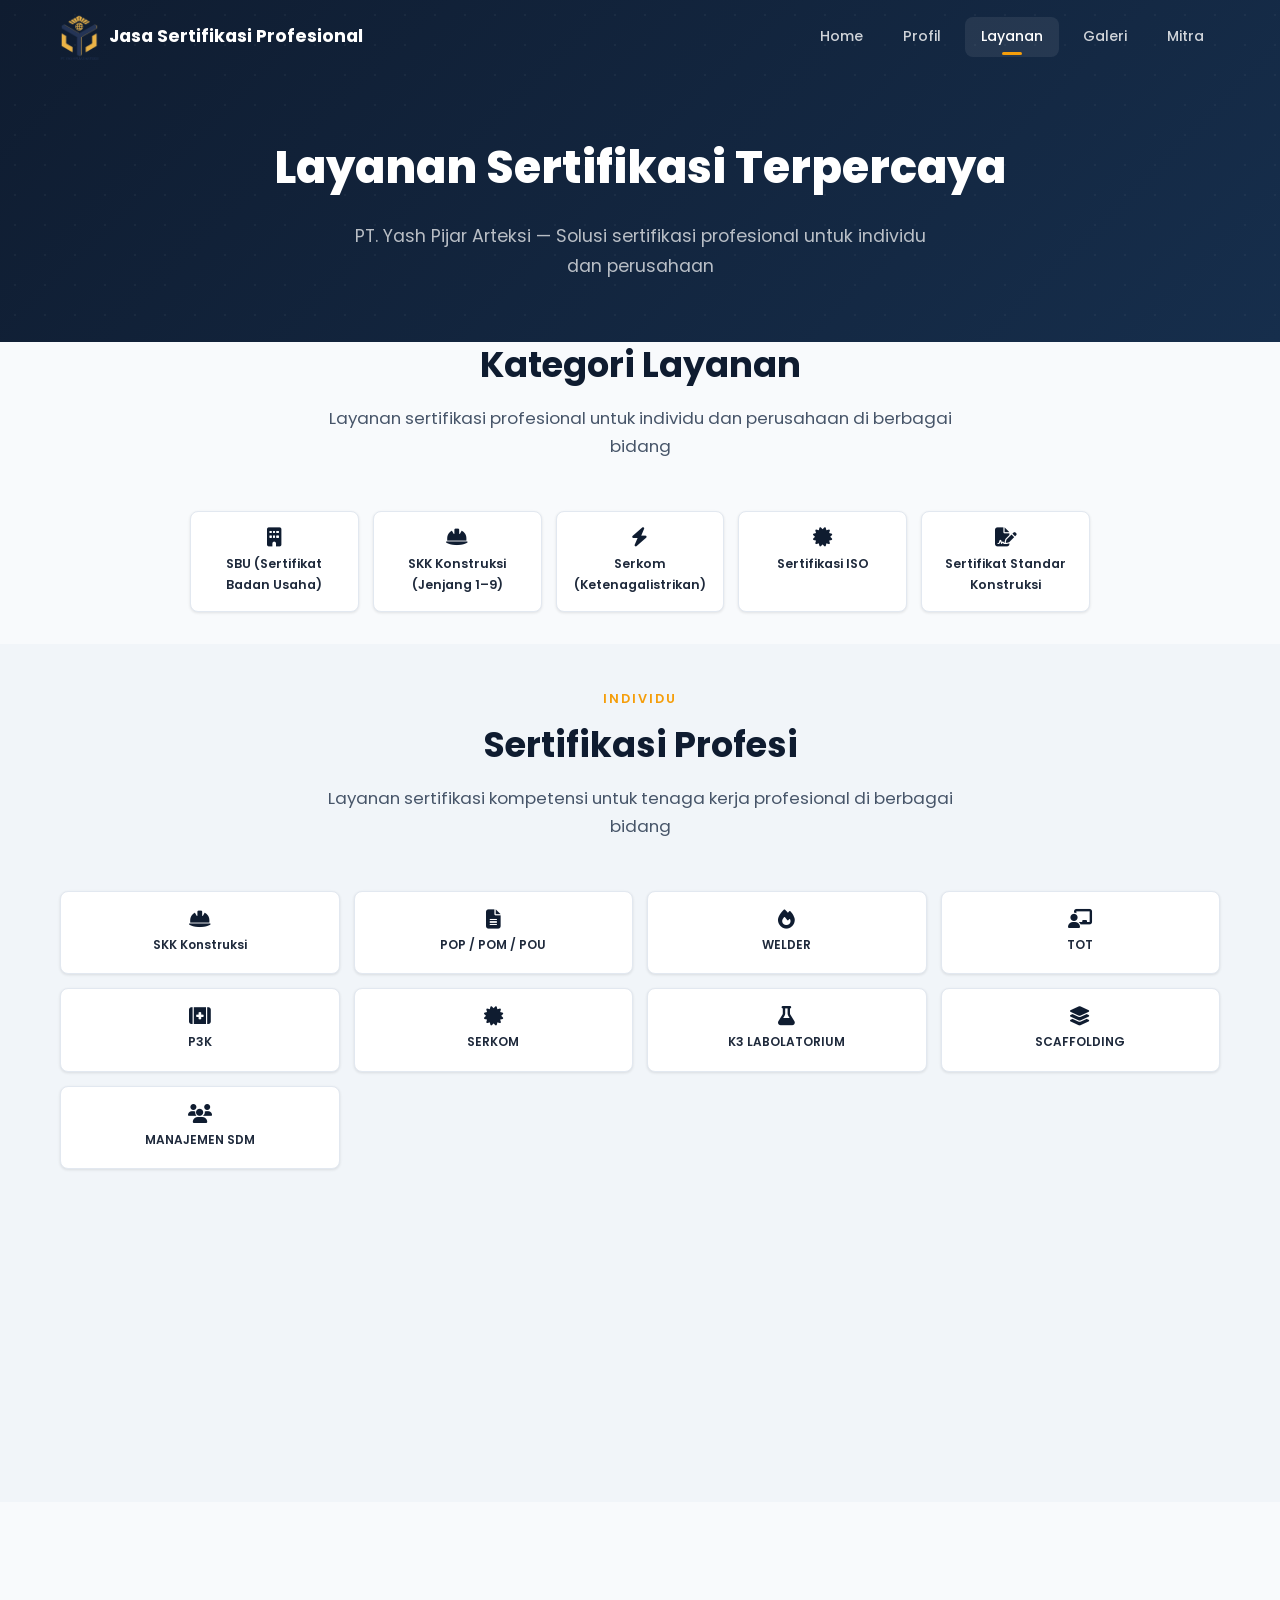
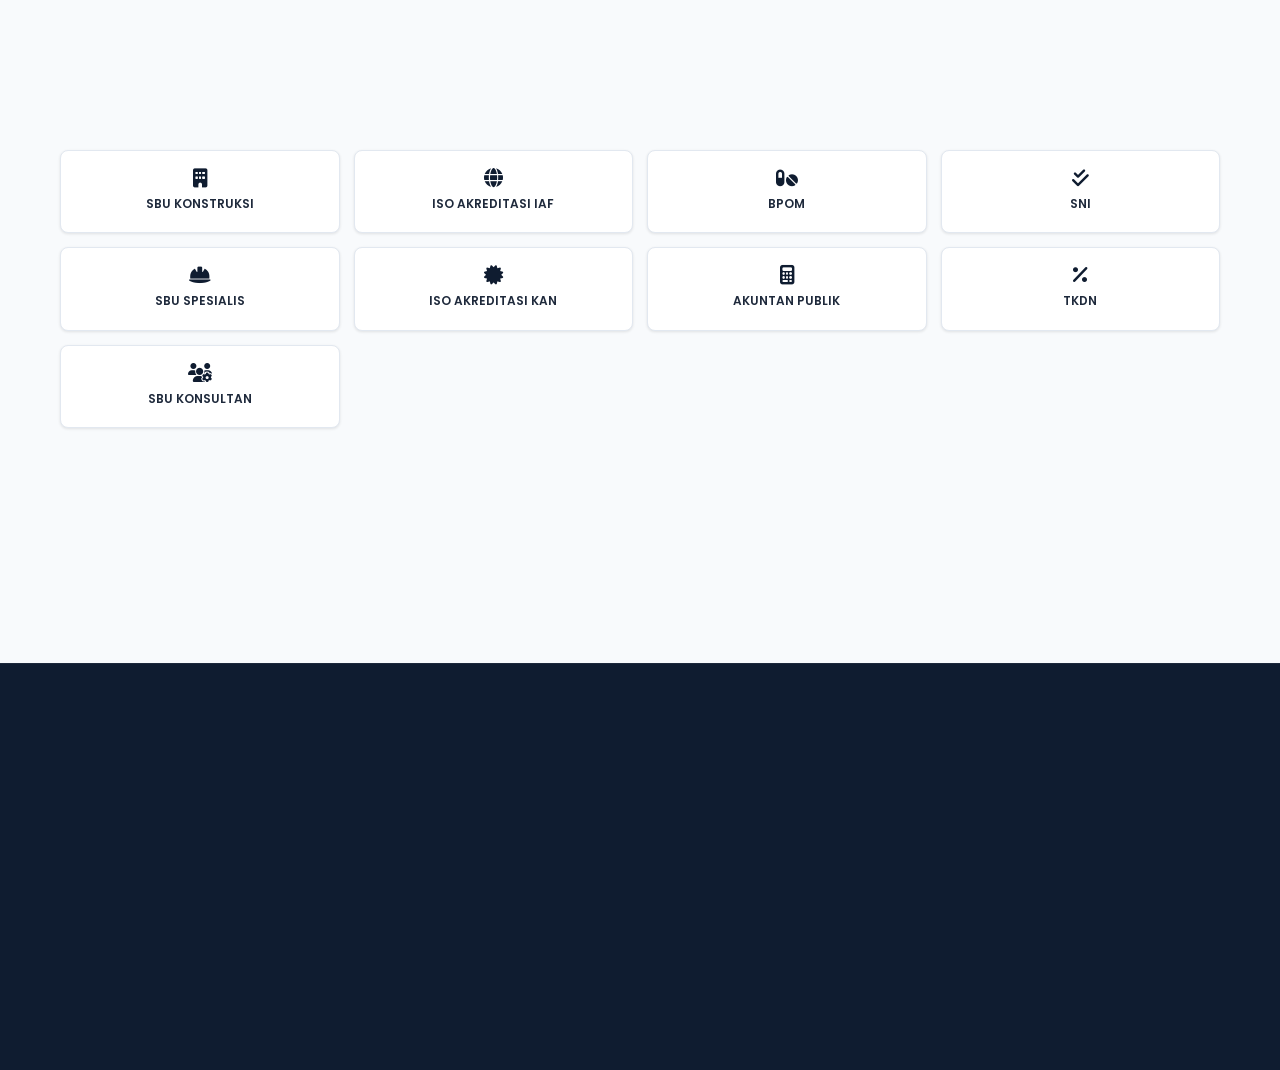
<file: layanan.html>
<!DOCTYPE html>
<html lang="id">
<head>
  <meta charset="UTF-8">
  <meta name="viewport" content="width=device-width, initial-scale=1.0">
  <title>Layanan Sertifikasi | SBU, SKK, Serkom, ISO & Standar Konstruksi</title>
  <meta name="description" content="Layanan sertifikasi PT. Yash Pijar Arteksi: SBU, SKK Konstruksi, Serkom Ketenagalistrikan, ISO Akreditasi IAF, dan Sertifikat Standar Konstruksi.">
  <meta name="robots" content="index, follow">
  <link rel="canonical" href="https://sertifikasijasa.my.id/layanan.html">
  <meta property="og:title" content="Layanan Sertifikasi | SBU, SKK, Serkom, ISO & Standar Konstruksi">
  <meta property="og:description" content="Layanan sertifikasi PT. Yash Pijar Arteksi: SBU, SKK Konstruksi, Serkom, ISO, dan Sertifikat Standar Konstruksi untuk individu dan perusahaan.">
  <meta property="og:image" content="https://sertifikasijasa.my.id/assets/Logo/logo-pt-yash-pijar-arteksi-rev.png">
  <meta property="og:url" content="https://sertifikasijasa.my.id/layanan.html">
  <meta property="og:type" content="website">
  <meta property="og:locale" content="id_ID">
  <meta name="twitter:card" content="summary_large_image">
  <meta name="twitter:title" content="Layanan Sertifikasi | SBU, SKK, Serkom, ISO & Standar Konstruksi">
  <meta name="twitter:description" content="Layanan sertifikasi PT. Yash Pijar Arteksi: SBU, SKK Konstruksi, Serkom, ISO, dan Sertifikat Standar Konstruksi.">
  <meta name="twitter:image" content="https://sertifikasijasa.my.id/assets/Logo/logo-pt-yash-pijar-arteksi-rev.png">
  <link rel="icon" type="image/svg+xml" href="assets/Logo/logo-pt-yash-pijar-arteksi-rev.png">
    <link rel="preload" href="assets/fonts/poppins-400.woff2" as="font" type="font/woff2" crossorigin>
  <link rel="preload" href="assets/fonts/poppins-500.woff2" as="font" type="font/woff2" crossorigin>
  <link rel="preload" href="assets/fonts/poppins-600.woff2" as="font" type="font/woff2" crossorigin>
  <link rel="preload" href="assets/fonts/poppins-700.woff2" as="font" type="font/woff2" crossorigin>
  <link rel="preload" href="assets/fonts/poppins-800.woff2" as="font" type="font/woff2" crossorigin>
<link rel="stylesheet" href="css/fonts.css" media="print" onload="this.media='all'"><noscript><link rel="stylesheet" href="css/fonts.css"></noscript>
  <link rel="preconnect" href="https://cdnjs.cloudflare.com" crossorigin>
  <link rel="stylesheet" href="https://cdnjs.cloudflare.com/ajax/libs/font-awesome/6.5.0/css/all.min.css" media="print" onload="this.media='all'"><noscript><link rel="stylesheet" href="https://cdnjs.cloudflare.com/ajax/libs/font-awesome/6.5.0/css/all.min.css"></noscript>
  <style>*,::after,::before{margin:0;padding:0;box-sizing:border-box}:root{--primary:#0F1C30;--secondary:#162E4C;--accent:#F59E0B;--accent-hover:#d97706;--light:#F8FAFC;--text-dark:#1E293B;--text-light:#FFFFFF;--shadow-sm:0 1px 3px rgba(0, 0, 0, 0.1);--shadow-md:0 4px 20px rgba(0, 0, 0, 0.12);--shadow-lg:0 10px 40px rgba(0, 0, 0, 0.2);--radius-sm:8px;--radius-md:12px;--radius-lg:20px;--transition:0.3s cubic-bezier(0.4, 0, 0.2, 1);--font:'Poppins',sans-serif}html{scroll-behavior:smooth;font-size:16px;touch-action:pan-y}body{font-family:var(--font);color:var(--text-dark);background:var(--light);line-height:1.7;overflow-x:hidden}a{text-decoration:none;color:inherit}ul{list-style:none}img{max-width:100%;display:block}.container{max-width:1200px;margin:0 auto;padding:0 20px}.section-padding{padding:70px 0}.section-tag{display:inline-block;font-size:.8rem;font-weight:600;letter-spacing:2px;text-transform:uppercase;color:var(--accent);margin-bottom:12px}.section-title{font-size:2.2rem;font-weight:700;color:var(--primary);margin-bottom:16px;line-height:1.3}.section-subtitle{font-size:1.05rem;color:#475569;max-width:640px;margin:0 auto 50px auto;text-align:center}.text-center{text-align:center}.btn{display:inline-flex;align-items:center;gap:10px;padding:14px 32px;border-radius:50px;font-family:var(--font);font-size:.9rem;font-weight:600;border:none;cursor:pointer;transition:var(--transition);white-space:nowrap}.btn-primary{background:var(--accent);color:var(--primary)}.btn-primary:hover{background:var(--accent-hover);transform:translateY(-2px);box-shadow:0 8px 25px rgba(245,158,11,.35)}.btn-outline{background:0 0;color:var(--text-light);border:2px solid rgba(255,255,255,.3)}.btn-outline:hover{border-color:var(--accent);color:var(--accent);transform:translateY(-2px)}.btn-wa{background:#25d366;color:#fff}.btn-wa:hover{background:#1da851;transform:translateY(-2px);box-shadow:0 8px 25px rgba(37,211,102,.35)}.btn-lg{padding:18px 44px;font-size:1rem}.btn-pulse{animation:pulse 2s infinite}.navbar{position:fixed;top:0;left:0;right:0;z-index:1000;padding:14px 0;transition:var(--transition);background:0 0}.navbar.scrolled{background:rgba(15,28,48,.94);backdrop-filter:blur(16px);-webkit-backdrop-filter:blur(16px);border-bottom:1px solid rgba(255,255,255,.06);padding:10px 0}.navbar .container{display:flex;align-items:center;justify-content:space-between;flex-wrap:nowrap}.nav-logo{display:flex;align-items:center;gap:10px}.nav-logo-img{height:46px;width:auto;display:block}.nav-logo-text{color:var(--text-light);font-weight:700;font-size:1.1rem;white-space:nowrap}.nav-links{display:flex;align-items:center;gap:8px}.nav-links a{color:rgba(255,255,255,.8);padding:8px 16px;border-radius:8px;font-size:.88rem;font-weight:500;transition:var(--transition);position:relative}.nav-links a.active,.nav-links a:hover{color:var(--text-light);background:rgba(255,255,255,.08)}.nav-links a.active::after{content:'';position:absolute;bottom:2px;left:50%;transform:translateX(-50%);width:20px;height:3px;background:var(--accent);border-radius:2px}.nav-hamburger{display:none;flex-direction:column;gap:5px;cursor:pointer;padding:8px;background:rgba(255,255,255,.1);border:none;border-radius:8px;margin-left:8px}.nav-hamburger span{width:26px;height:2.5px;background:var(--text-light);border-radius:2px;transition:var(--transition)}.nav-hamburger.active span:first-child{transform:rotate(45deg) translate(5px,5px)}.nav-hamburger.active span:nth-child(2){opacity:0}.nav-hamburger.active span:nth-child(3){transform:rotate(-45deg) translate(5px,-5px)}.hero{min-height:100vh;background:linear-gradient(135deg,var(--primary) 0,var(--secondary) 60%,#12243c 100%);display:flex;align-items:center;position:relative;overflow:hidden;padding-top:80px}.hero::before{content:'';position:absolute;inset:0;pointer-events:none;z-index:0}.hero-stars{position:absolute;inset:0;pointer-events:none;z-index:0;overflow:hidden}.hero-stars span{position:absolute;width:2px;height:2px;background:#fff;border-radius:50%;animation:starTwinkle var(--dur,3s) ease-in-out infinite alternate;animation-delay:var(--delay, 0s);opacity:var(--star-op, .4)}.hero-stars span.bright{width:3px;height:3px;box-shadow:0 0 6px rgba(255,255,255,.5),0 0 12px rgba(255,255,255,.15)}@keyframes starTwinkle{0%{opacity:calc(var(--star-op, .4) * .15);transform:scale(.5)}100%{opacity:var(--star-op, .4);transform:scale(1.5)}}.hero-glow{position:absolute;border-radius:50%;pointer-events:none;z-index:0;opacity:.15;animation:glowDrift 12s ease-in-out infinite alternate}.hero-glow.g1{width:400px;height:400px;background:radial-gradient(circle,var(--accent),transparent);top:-5%;right:-5%;animation-delay:0s}.hero-glow.g3{width:250px;height:250px;background:radial-gradient(circle,#8b5cf6,transparent);top:40%;left:50%;animation-delay:-8s}@keyframes glowDrift{0%{transform:translate(0,0) scale(1)}33%{transform:translate(30px,-20px) scale(1.1)}66%{transform:translate(-20px,30px) scale(.9)}100%{transform:translate(15px,-15px) scale(1.05)}}.hero-particles{position:absolute;inset:0;overflow:hidden}.hero-particles span{position:absolute;width:6px;height:6px;background:rgba(245,158,11,.25);border-radius:50%;animation:float 8s infinite ease-in-out}.hero-particles span:first-child{top:15%;left:10%;animation-delay:0s}.hero-particles span:nth-child(2){top:30%;left:85%;animation-delay:1s;width:10px;height:10px}.hero-particles span:nth-child(3){top:70%;left:20%;animation-delay:2s}.hero-particles span:nth-child(4){top:55%;left:75%;animation-delay:3s;width:8px;height:8px}.hero-particles span:nth-child(5){top:85%;left:50%;animation-delay:4s}.hero-particles span:nth-child(6){top:20%;left:45%;animation-delay:.5s}@keyframes float{0%,100%{transform:translateY(0) scale(1);opacity:.4}50%{transform:translateY(-30px) scale(1.3);opacity:.8}}.hero .container{position:relative;z-index:2;text-align:center}.hero-badge{display:inline-flex;align-items:center;gap:8px;background:rgba(245,158,11,.12);border:1px solid rgba(245,158,11,.25);color:var(--accent);padding:8px 20px;border-radius:50px;font-size:.82rem;font-weight:500;margin-bottom:28px}.hero-title{font-size:3.5rem;font-weight:800;color:var(--text-light);line-height:1.15;margin-bottom:20px}.hero-title .highlight{background:linear-gradient(135deg,var(--accent),#fbbf24);-webkit-background-clip:text;-webkit-text-fill-color:transparent;background-clip:text}.hero-title .cursor{display:inline-block;width:3px;height:1em;background:var(--accent);margin-left:4px;animation:blink .8s infinite;vertical-align:text-bottom}@keyframes blink{0%,100%{opacity:1}50%{opacity:0}}.hero-subtitle{font-size:1.15rem;color:rgba(255,255,255,.7);max-width:620px;margin:0 auto 36px auto}.hero-actions{display:flex;align-items:center;justify-content:center;gap:16px;flex-wrap:wrap;margin-bottom:50px}.hero-stats{display:flex;justify-content:center;gap:40px;flex-wrap:wrap}.hero-stat{text-align:center}.hero-stat .number{font-size:2.5rem;font-weight:800;color:var(--accent);line-height:1.2}.hero-stat .label{font-size:.85rem;color:rgba(255,255,255,.6);font-weight:400}.hero-features{display:grid;grid-template-columns:repeat(4,1fr);gap:20px;margin-top:50px;max-width:900px;margin-left:auto;margin-right:auto}.hero-feature{background:rgba(255,255,255,.05);border:1px solid rgba(255,255,255,.08);border-radius:var(--radius-md);padding:20px;text-align:center;transition:var(--transition)}.hero-feature:hover{background:rgba(255,255,255,.1);transform:translateY(-4px)}.hero-feature .icon{font-size:1.5rem;color:var(--accent);margin-bottom:8px;min-height:1.7em}.hero-feature h4{color:var(--text-light);font-size:.8rem;font-weight:600;letter-spacing:.5px}@media (min-width:769px){.hero-features{gap:0}.hero-feature{border-right:1px solid rgba(255,255,255,.12);border-radius:0}.hero-feature:first-child{border-radius:var(--radius-md) 0 0 var(--radius-md)}.hero-feature:last-child{border-right:none;border-radius:0 var(--radius-md) var(--radius-md) 0}.footer-grid>*{border-right:1px solid rgba(255,255,255,.08);padding-right:40px}.footer-grid>:last-child{border-right:none}}.page-header{padding:130px 0 60px;background:linear-gradient(135deg,var(--primary) 0,var(--secondary) 100%);position:relative;overflow:hidden;text-align:center}.page-header::before{content:'';position:absolute;inset:0;background-image:radial-gradient(rgba(255,255,255,.04) 1px,transparent 1px);background-size:30px 30px}.page-header h1{font-size:2.8rem;font-weight:800;color:var(--text-light);margin-bottom:16px;position:relative;z-index:1}.page-header p{font-size:1.1rem;color:rgba(255,255,255,.7);max-width:600px;margin:0 auto;position:relative;z-index:1}.about-grid{display:grid;grid-template-columns:1fr 1fr;gap:60px;align-items:center}.about-content{position:relative;padding-left:24px}.about-content::before{content:'';position:absolute;left:0;top:0;width:4px;height:100%;background:linear-gradient(180deg,var(--accent),var(--accent-hover));border-radius:4px}.about-content>.section-tag{margin-bottom:8px}.about-content>.section-title{margin-bottom:20px}.about-content p{color:#475569;margin-bottom:20px;font-size:1rem;line-height:1.8}.about-content p strong{color:var(--primary)}.about-visual{display:grid;grid-template-columns:1fr 1fr;gap:16px}.about-card{background:var(--text-light);border-radius:var(--radius-md);padding:28px 24px;box-shadow:0 4px 20px rgba(21,45,107,.06);text-align:center;transition:all .3s ease;border:1px solid #e2e8f0}.about-card:hover{transform:translateY(-6px);box-shadow:0 8px 30px rgba(21,45,107,.1);border-color:var(--accent)}.about-card .icon{width:56px;height:56px;border-radius:16px;background:linear-gradient(135deg,rgba(245,158,11,.1),rgba(245,158,11,.05));display:flex;align-items:center;justify-content:center;font-size:1.4rem;color:var(--accent);margin:0 auto 14px;transition:all .3s ease}.about-card:hover .icon{background:linear-gradient(135deg,var(--accent),var(--accent-hover));color:#fff;transform:scale(1.1) rotate(-5deg)}.about-card h4{font-size:1rem;font-weight:700;color:var(--primary);margin-bottom:6px}.about-card p{font-size:.85rem;color:#475569;margin:0}.visi-misi-grid{display:grid;grid-template-columns:1fr 1fr;gap:40px}.misi-card,.visi-card{background:var(--text-light);border-radius:var(--radius-lg);padding:40px;box-shadow:0 4px 20px rgba(21,45,107,.06);border:1px solid #e2e8f0;transition:all .3s ease;position:relative;overflow:hidden}.misi-card::after,.visi-card::after{content:'';position:absolute;top:0;left:0;right:0;height:4px;border-radius:var(--radius-lg) var(--radius-lg) 0 0}.visi-card::after{background:linear-gradient(90deg,var(--secondary),#60a5fa)}.misi-card::after{background:linear-gradient(90deg,var(--accent),var(--accent-hover))}.misi-card:hover,.visi-card:hover{box-shadow:0 12px 40px rgba(21,45,107,.1);transform:translateY(-4px)}.misi-card .icon,.visi-card .icon{width:56px;height:56px;border-radius:16px;display:flex;align-items:center;justify-content:center;font-size:1.4rem;margin-bottom:20px}.visi-card .icon{background:linear-gradient(135deg,#dbeafe,#eff6ff);color:var(--secondary)}.misi-card .icon{background:linear-gradient(135deg,#fef3c7,#fffbeb);color:var(--accent-hover)}.misi-card h3,.visi-card h3{font-size:1.4rem;font-weight:700;color:var(--primary);margin-bottom:14px}.visi-card p{color:#475569;font-style:italic;font-size:1rem}.misi-card ul{display:flex;flex-direction:column;gap:14px}.misi-card ul li{display:flex;align-items:flex-start;gap:12px;color:#475569;font-size:.95rem}.misi-card ul li i{color:var(--accent);margin-top:4px;flex-shrink:0}.keypoints-grid{display:grid;grid-template-columns:repeat(4,1fr);gap:24px}.keypoint-card{background:var(--text-light);border-radius:var(--radius-md);padding:32px 24px;text-align:center;box-shadow:0 4px 20px rgba(21,45,107,.06);border:1px solid #e2e8f0;transition:all .3s ease;position:relative}.keypoint-card:hover{transform:translateY(-8px);box-shadow:0 12px 40px rgba(21,45,107,.1);border-color:var(--accent)}.keypoint-card .icon{width:64px;height:64px;border-radius:50%;background:linear-gradient(135deg,rgba(245,158,11,.1),rgba(245,158,11,.05));display:flex;align-items:center;justify-content:center;font-size:1.5rem;color:var(--accent);margin:0 auto 16px;transition:var(--transition)}.keypoint-card:hover .icon{background:linear-gradient(135deg,var(--accent),var(--accent-hover));color:#fff;transform:scale(1.1)}.keypoint-card h4{font-size:1rem;font-weight:700;color:var(--primary);margin-bottom:8px}.keypoint-card p{font-size:.85rem;color:#475569}.services-list{display:flex;flex-direction:column;gap:40px;max-width:960px;margin:0 auto}.service-item{display:flex;align-items:center;gap:40px;background:var(--text-light);border-radius:var(--radius-lg);padding:0;box-shadow:0 8px 30px rgba(21,45,107,.06);transition:var(--transition);overflow:hidden}.service-item:hover{box-shadow:0 12px 40px rgba(21,45,107,.1);transform:translateY(-4px)}.service-item-img{flex:0 0 280px;height:280px;overflow:hidden}.service-item-img img{width:100%;height:100%;object-fit:cover;display:block;transition:var(--transition)}.service-item:hover .service-item-img img{transform:scale(1.05)}.service-item-body{flex:1;padding:32px 32px 32px 0}.service-item-reverse{flex-direction:row-reverse}.service-item-reverse .service-item-body{padding:32px 0 32px 32px}.service-item-header{display:flex;align-items:center;gap:16px;margin-bottom:16px}.service-item-num{flex-shrink:0;width:48px;height:48px;border-radius:12px;background:linear-gradient(135deg,var(--accent),var(--accent-hover));color:#fff;display:flex;align-items:center;justify-content:center;font-size:1rem;font-weight:800}.service-item-header h3{font-size:1.2rem;font-weight:700;color:var(--primary);line-height:1.3}.service-item-desc{color:#475569;font-size:.92rem;line-height:1.7;margin-bottom:20px}.service-item-tags{display:flex;flex-wrap:wrap;gap:8px}.service-item-tags span{background:linear-gradient(135deg,rgba(245,158,11,.08),rgba(245,158,11,.03));color:#92400e;padding:6px 16px;border-radius:20px;font-size:.8rem;font-weight:600;transition:var(--transition)}.service-item-tags span:hover{background:linear-gradient(135deg,var(--accent),var(--accent-hover));color:#fff;transform:translateY(-2px)}@media (max-width:768px){.services-list{gap:28px}.service-item{flex-direction:column;gap:0}.service-item-reverse{flex-direction:column}.service-item-img{flex:none;width:100%;height:200px}.service-item-body{padding:24px 20px}.service-item-reverse .service-item-body{padding:24px 20px}.service-item-header{gap:12px}.service-item-num{width:40px;height:40px;font-size:.85rem}.service-item-header h3{font-size:1rem}.service-item-desc{font-size:.85rem}.service-item-tags span{font-size:.75rem;padding:4px 12px}}@media (max-width:480px){.services-list{gap:20px}.service-item-img{height:160px}.service-item-body{padding:20px 16px}.service-item-reverse .service-item-body{padding:20px 16px}.service-item-header{flex-direction:column;align-items:flex-start;gap:8px}.service-item-num{width:36px;height:36px;font-size:.8rem}.service-item-header h3{font-size:.92rem}.service-item-desc{font-size:.82rem}.service-item-tags span{font-size:.72rem;padding:4px 10px}}.services-grid.scroll-x{display:flex;gap:20px;overflow-x:auto;scroll-snap-type:x mandatory;flex-wrap:nowrap;touch-action:pan-x;padding:0 52px;-ms-overflow-style:none;scrollbar-width:none}.services-grid.scroll-x::-webkit-scrollbar{display:none}.services-grid.scroll-x>*{flex:0 0 calc(100% / 3);scroll-snap-align:center}.service-card{background:var(--text-light);border-radius:var(--radius-md);padding:32px 24px;text-align:center;box-shadow:var(--shadow-sm);border:1px solid #e2e8f0;transition:var(--transition);position:relative;overflow:hidden}.service-card::before{content:'';position:absolute;top:0;left:0;right:0;height:4px;background:linear-gradient(90deg,var(--accent),var(--accent-hover));transform:scaleX(0);transition:var(--transition)}.service-card:hover::before{transform:scaleX(1)}.service-card:hover{transform:translateY(-8px);box-shadow:var(--shadow-md)}.service-card .icon{width:60px;height:60px;border-radius:16px;background:linear-gradient(135deg,rgba(245,158,11,.1),rgba(245,158,11,.05));display:flex;align-items:center;justify-content:center;font-size:1.4rem;color:var(--accent);margin:0 auto 18px;transition:var(--transition)}.service-card:hover .icon{background:linear-gradient(135deg,var(--accent),var(--accent-hover));color:#fff}.mitra-card-icon{background:var(--text-light)!important;border:1px solid #e2e8f0;overflow:hidden}.mitra-card-icon img{width:36px;height:36px;object-fit:contain;transition:var(--transition)}.service-card:hover .mitra-card-icon img{transform:scale(1.15)}.service-card:hover .mitra-card-icon{background:var(--text-light)!important;border-color:var(--accent);box-shadow:0 0 0 3px rgba(245,158,11,.15)}.service-card h4{font-size:1rem;font-weight:700;color:var(--primary);margin-bottom:10px}.service-card p{font-size:.85rem;color:#475569}.badge-grid{display:grid;grid-template-columns:repeat(4,1fr);gap:14px}.badge-item{background:var(--text-light);border:1px solid #e2e8f0;border-radius:var(--radius-sm);padding:16px 12px;text-align:center;font-size:.78rem;font-weight:600;color:var(--text-dark);transition:var(--transition);cursor:default;box-shadow:var(--shadow-sm)}.badge-item:hover{transform:scale(1.05);border-color:var(--accent);box-shadow:0 8px 25px rgba(245,158,11,.2);color:var(--accent);background:#fffbeb}.badge-item i{display:block;font-size:1.2rem;margin-bottom:6px;color:var(--primary)}.mitra-badge-grid{max-width:800px;margin:0 auto}.mitra-badge{display:flex;flex-direction:column;align-items:center;gap:8px;padding:20px 12px}.mitra-badge img{width:50px;height:50px;object-fit:contain;border-radius:50%;background:#f8fafc;padding:6px;box-shadow:0 2px 8px rgba(21,45,107,.06);transition:var(--transition)}.mitra-badge:hover img{transform:scale(1.15);box-shadow:0 4px 16px rgba(245,158,11,.2)}.mitra-badge span{font-size:.78rem;font-weight:600;color:var(--text-dark)}.layanan-badge .badge-item{cursor:pointer;padding:18px 10px;font-size:.75rem}@media (max-width:480px){.layanan-badge{grid-template-columns:repeat(3,1fr);gap:4px}.layanan-badge .badge-item{padding:8px 4px;font-size:.65rem}}@media (max-width:380px){.layanan-badge{grid-template-columns:repeat(2,1fr);gap:4px}.layanan-badge .badge-item{padding:6px 3px;font-size:.6rem}}.mitra-grid{display:grid;grid-template-columns:repeat(5,1fr);gap:20px}.carousel-scroll{position:relative;display:flex;align-items:center}.carousel-scroll .scroll-x{flex:1}.carousel-btn{display:flex;position:absolute;top:50%;transform:translateY(-50%);z-index:3;width:36px;height:36px;border-radius:50%;border:2px solid #e2e8f0;background:var(--text-light);color:var(--primary);font-size:.9rem;cursor:pointer;align-items:center;justify-content:center;transition:var(--transition);box-shadow:var(--shadow-sm)}.carousel-btn.prev{left:-6px}.carousel-btn.next{right:-6px}.carousel-btn:hover{border-color:var(--accent);color:var(--accent);box-shadow:0 4px 15px rgba(245,158,11,.2)}@media (max-width:768px){.carousel-btn{left:4px;right:auto}.carousel-btn.next{left:auto;right:4px}.carousel-scroll .scroll-x{gap:12px;padding:8px 48px}.carousel-scroll .scroll-x>*{flex:0 0 85%}.services-grid.scroll-x{gap:12px;padding:0 48px}.services-grid.scroll-x>*{flex:0 0 85%}#institusiGrid.scroll-x{display:flex;gap:12px;overflow-x:auto;flex-wrap:nowrap;touch-action:pan-x;padding:0 48px}#institusiGrid.scroll-x>*{flex:0 0 100%;scroll-snap-align:center}}@media (max-width:480px){.carousel-btn{width:30px;height:30px;font-size:.75rem;left:2px}.carousel-btn.next{left:auto;right:2px}.carousel-scroll .scroll-x>*,.services-grid.scroll-x>*{flex:0 0 88%}#institusiGrid.scroll-x>*{flex:0 0 100%}.carousel-scroll .scroll-x{padding:8px 38px}.services-grid.scroll-x{padding:0 38px}#institusiGrid.scroll-x{padding:0 38px}}.gallery-grid{display:grid;grid-template-columns:repeat(4,1fr);gap:16px}.gallery-note{display:flex;align-items:flex-start;gap:14px;margin:-12px auto 32px;max-width:620px;background:linear-gradient(135deg,#f8fafc 0,#eff6ff 100%);border:1px solid #dbeafe;border-left:4px solid var(--accent);border-radius:var(--radius-md);padding:16px 22px;box-shadow:0 2px 8px rgba(245,158,11,.06)}.gallery-note i{color:#fff;font-size:.8rem;margin-top:2px;flex-shrink:0;background:var(--accent);width:22px;height:22px;border-radius:50%;display:flex;align-items:center;justify-content:center}.gallery-note span{font-size:.85rem;color:#475569;line-height:1.7}.gallery-item{border-radius:var(--radius-md);overflow:hidden;box-shadow:0 4px 16px rgba(21,45,107,.06);transition:all .4s cubic-bezier(.34, 1.56, .64, 1);aspect-ratio:1;position:relative;cursor:pointer;border:1px solid #eef2f6}.gallery-item::after{content:'\f00e';font-family:'Font Awesome 6 Free';font-weight:900;position:absolute;top:50%;left:50%;transform:translate(-50%,-50%) scale(0);font-size:1.3rem;color:#fff;background:linear-gradient(135deg,var(--accent),#fbbf24);width:50px;height:50px;border-radius:50%;display:flex;align-items:center;justify-content:center;transition:transform .35s cubic-bezier(.34, 1.56, .64, 1),background .2s ease;z-index:2;pointer-events:none;box-shadow:0 4px 16px rgba(245,158,11,.3)}.gallery-item:hover::after{transform:translate(-50%,-50%) scale(1)}.gallery-item:hover{box-shadow:0 12px 36px rgba(21,45,107,.12);transform:translateY(-4px) scale(1.02);border-color:#fde68a}.gallery-item img{width:100%;height:100%;object-fit:cover;display:block;transition:var(--transition)}.gallery-item:hover img{transform:scale(1.08)}@media (max-width:768px){.gallery-grid{grid-template-columns:repeat(2,1fr);gap:8px}}@media (max-width:480px){.gallery-grid{grid-template-columns:repeat(2,1fr);gap:6px}}.lightbox-overlay{position:fixed;top:0;left:0;width:100%;height:100%;background:rgba(0,0,0,.85);z-index:9999;display:flex;align-items:center;justify-content:center;opacity:0;pointer-events:none;transition:opacity .3s ease}.lightbox-overlay.active{opacity:1;pointer-events:auto}.lightbox-content{position:relative;max-width:720px;width:90%;background:#fff;border-radius:var(--radius-lg);overflow:hidden;box-shadow:0 24px 64px rgba(0,0,0,.3)}.lightbox-img{width:100%;display:block;max-height:60vh;object-fit:contain;background:#f1f5f9}.lightbox-desc{padding:20px 24px 24px;font-size:.85rem;color:#475569;line-height:1.7;background:#fff}.lightbox-close{position:absolute;top:12px;right:14px;width:36px;height:36px;border-radius:50%;border:none;background:rgba(0,0,0,.5);color:#fff;font-size:1.4rem;cursor:pointer;display:flex;align-items:center;justify-content:center;transition:background .2s ease;line-height:1}.lightbox-close:hover{background:rgba(0,0,0,.75)}.mitra-card{background:var(--text-light);border-radius:var(--radius-md);padding:32px 16px;text-align:center;transition:var(--transition);box-shadow:0 6px 24px rgba(21,45,107,.06);display:flex;flex-direction:column;align-items:center;cursor:pointer;position:relative;border:1px solid #eef2f6;overflow:hidden}.mitra-card:hover{transform:translateY(-6px);box-shadow:0 12px 36px rgba(21,45,107,.1)}.mitra-card h4{font-size:.95rem;font-weight:700;color:var(--primary);margin-top:12px;margin-bottom:4px}.mitra-card p{font-size:.78rem;color:#94a3b8;max-width:100%}.mitra-card::before{content:'';position:absolute;top:0;left:0;right:0;height:3px;background:linear-gradient(90deg,var(--accent),#fbbf24);opacity:0;transition:opacity .3s ease}.mitra-card:hover::before{opacity:1}.mitra-card:hover{border-color:#fde68a}.mitra-closing{padding:16px 0 0}.mitra-closing-box{max-width:620px;margin:0 auto 32px;background:linear-gradient(135deg,#f8fafc 0,#eff6ff 100%);border:1px solid #dbeafe;border-left:4px solid var(--accent);border-radius:var(--radius-md);padding:14px 20px;display:flex;align-items:flex-start;gap:10px;box-shadow:0 2px 8px rgba(245,158,11,.06)}.mitra-closing-icon{width:22px;height:22px;border-radius:50%;background:var(--accent);display:flex;align-items:center;justify-content:center;flex-shrink:0;font-size:.72rem;color:#fff;margin-top:3px}.mitra-closing-box p{font-size:.85rem;color:#475569;line-height:1.6;margin:0}.mitra-modal{position:fixed;top:0;left:0;width:100%;height:100%;background:rgba(15,23,42,.65);backdrop-filter:blur(4px);z-index:9998;display:flex;align-items:center;justify-content:center;opacity:0;pointer-events:none;transition:opacity .3s ease}.mitra-modal.active{opacity:1;pointer-events:auto}.mitra-modal-content{background:#fff;border-radius:var(--radius-lg);max-width:480px;width:88%;box-shadow:0 8px 24px rgba(15,23,42,.08),0 24px 64px rgba(15,23,42,.16);position:relative;overflow:hidden;transform:translateY(12px) scale(.97);transition:transform .35s cubic-bezier(.34, 1.56, .64, 1)}.mitra-modal.active .mitra-modal-content{transform:translateY(0) scale(1)}.mitra-modal-header{background:linear-gradient(135deg,var(--primary),#1e40af);padding:24px 32px 20px;text-align:center;position:relative}.mitra-modal-header h3{font-size:1.25rem;font-weight:700;color:#fff;margin-bottom:2px}.mitra-modal-header .mitra-modal-sub{font-size:.82rem;color:rgba(255,255,255,.7);display:block}.mitra-modal-close{position:absolute;top:12px;right:14px;width:30px;height:30px;border-radius:50%;border:none;background:rgba(255,255,255,.2);color:#fff;font-size:1.2rem;cursor:pointer;display:flex;align-items:center;justify-content:center;transition:background .2s ease;z-index:2;line-height:1}.mitra-modal-close:hover{background:rgba(255,255,255,.35)}.mitra-modal-body{padding:32px 32px 36px;display:flex;flex-direction:column;align-items:center}.mitra-modal-logo{width:104px;height:104px;border-radius:50%;border:4px solid #e2e8f0;display:flex;align-items:center;justify-content:center;overflow:hidden;margin:-64px auto 0;background:#fff;box-shadow:0 4px 16px rgba(21,45,107,.1);position:relative;z-index:1}.mitra-modal-logo img{width:100%;height:100%;object-fit:contain;padding:12px}.mitra-modal-body p{font-size:.88rem;color:#475569;line-height:1.8;text-align:left;margin-top:20px;padding-top:20px;border-top:1px solid #f1f5f9}.mitra-slider{position:relative;max-width:960px;margin:48px auto 0;overflow:hidden;padding:0 52px}.mitra-slider-track{display:flex;transition:transform .5s cubic-bezier(.25, .46, .45, .94)}.mitra-slide{flex:0 0 100%;display:flex;flex-direction:column;align-items:center;justify-content:center;text-align:center;padding:40px 24px;box-sizing:border-box}.mitra-slide-logo{width:120px;height:120px;border-radius:50%;background:var(--text-light);box-shadow:0 6px 24px rgba(21,45,107,.06);display:flex;align-items:center;justify-content:center;padding:20px;margin-bottom:20px;transition:transform .3s ease,box-shadow .3s ease}.mitra-slide:hover .mitra-slide-logo{transform:translateY(-6px) scale(1.05);box-shadow:0 12px 36px rgba(21,45,107,.12)}.mitra-slide-logo img{max-width:100%;max-height:100%;object-fit:contain}.mitra-slide h4{font-size:1.05rem;font-weight:700;color:var(--primary);margin-bottom:6px}.mitra-slide p{font-size:.85rem;color:#94a3b8;max-width:260px;line-height:1.4}.mitra-slider-btn{position:absolute;top:50%;transform:translateY(-50%);z-index:3;width:40px;height:40px;border-radius:50%;border:2px solid #e2e8f0;background:var(--text-light);color:var(--primary);font-size:1rem;cursor:pointer;display:flex;align-items:center;justify-content:center;transition:all .3s ease;box-shadow:0 2px 12px rgba(21,45,107,.08)}.mitra-slider-btn:hover{border-color:var(--accent);color:var(--accent);box-shadow:0 4px 16px rgba(245,158,11,.2)}.mitra-slider-prev{left:4px}.mitra-slider-next{right:4px}.mitra-slider-dots{display:flex;justify-content:center;gap:8px;margin-top:20px}.mitra-slider-dots .dot{width:10px;height:10px;border-radius:50%;border:none;background:#cbd5e1;cursor:pointer;transition:all .3s ease;padding:0}.mitra-slider-dots .dot.active{background:var(--primary);transform:scale(1.25)}@media (min-width:769px){.mitra-slider{padding:0 60px}.mitra-slide{flex:0 0 calc(100% / 3)}}@media (max-width:768px){.mitra-slider-btn{width:36px;height:36px;font-size:.9rem}.mitra-slider-dots{display:none}}@media (max-width:480px){.mitra-slider{padding:0 36px}.mitra-slider-btn{width:32px;height:32px;font-size:.8rem}.mitra-slider-prev{left:0}.mitra-slider-next{right:0}.mitra-slide-logo{width:100px;height:100px;padding:16px}}.location-info{display:grid;grid-template-columns:1fr 1.5fr;gap:40px;align-items:start}.location-detail{background:var(--text-light);border-radius:var(--radius-md);padding:32px;box-shadow:var(--shadow-sm);border:1px solid #e2e8f0}.location-detail h3{font-size:1.2rem;font-weight:700;color:var(--primary);margin-bottom:16px}.location-detail .info-item{display:flex;gap:14px;margin-bottom:18px;align-items:flex-start}.location-detail .info-item i{color:var(--accent);font-size:1.1rem;margin-top:4px;width:20px;text-align:center}.location-detail .info-item p{color:#475569;font-size:.92rem}.location-map{border-radius:var(--radius-md);overflow:hidden;box-shadow:var(--shadow-sm);border:1px solid #e2e8f0}.location-map iframe{width:100%;height:320px;display:block;border:none}.cta-section{background:linear-gradient(135deg,var(--secondary) 0,var(--primary) 100%);text-align:center;position:relative;overflow:hidden}.cta-section::before{content:'';position:absolute;inset:0;background-image:radial-gradient(rgba(245,158,11,.06) 1px,transparent 1px);background-size:24px 24px}.cta-section .container{position:relative;z-index:1}.cta-section h2{font-size:2.2rem;font-weight:800;color:var(--text-light);margin-bottom:12px}.cta-section h2 span{background:linear-gradient(135deg,var(--accent),#fbbf24);-webkit-background-clip:text;-webkit-text-fill-color:transparent;background-clip:text}.cta-section p{color:rgba(255,255,255,.7);margin-bottom:32px;font-size:1.05rem}#institusiGrid{display:flex;flex-wrap:wrap;justify-content:center;gap:20px}#institusiGrid .mitra-card{flex:0 0 calc(25% - 20px);max-width:calc(25% - 20px);padding:24px 16px;min-height:200px;justify-content:center}#institusiGrid .logo-wrap{width:80px;height:80px;border-radius:50%;display:flex;align-items:center;justify-content:center;margin:0 auto 16px;overflow:hidden;background:#fff;border:2px solid #e2e8f0;transition:var(--transition)}#institusiGrid .mitra-card:hover .logo-wrap{border-color:var(--accent);box-shadow:0 4px 20px rgba(245,158,11,.2)}#institusiGrid .logo-wrap img{width:100%;height:100%;object-fit:contain;padding:8px}#institusiGrid .mitra-card h4{font-size:.9rem}#institusiGrid .mitra-card p{font-size:.75rem}@media (max-width:1024px){#institusiGrid .mitra-card{flex:0 0 calc(33.33% - 20px);max-width:calc(33.33% - 20px);min-height:180px}}@media (max-width:600px){#institusiGrid{gap:12px}#institusiGrid .mitra-card{flex:0 0 calc(50% - 12px);max-width:calc(50% - 12px);padding:16px 10px;min-height:150px}#institusiGrid .mitra-card:last-child{margin:0 auto}#institusiGrid .logo-wrap{width:56px;height:56px;margin-bottom:10px}#institusiGrid .logo-wrap img{padding:5px}#institusiGrid .mitra-card h4{font-size:.78rem}#institusiGrid .mitra-card p{font-size:.65rem}}@media (max-width:380px){#institusiGrid{gap:10px}#institusiGrid .mitra-card{flex:0 0 calc(50% - 10px);max-width:calc(50% - 10px);padding:12px 6px;min-height:130px}#institusiGrid .mitra-card:last-child{margin:0 auto}#institusiGrid .logo-wrap{width:46px;height:46px;margin-bottom:8px}#institusiGrid .logo-wrap img{padding:4px}#institusiGrid .mitra-card h4{font-size:.7rem}#institusiGrid .mitra-card p{font-size:.6rem}}.section-ringkasan{padding:0 0 32px}.section-badge{padding:40px 0}.section-badge-alt{padding:40px 0;background:#f1f5f9}.badge-grid-ringkasan{display:grid;grid-template-columns:repeat(5,1fr);gap:14px;max-width:900px;margin:24px auto 0}.page-section-header .section-subtitle{margin-bottom:0}@media (max-width:768px){.section-ringkasan{padding:0 0 16px}.section-badge{padding:24px 0}.section-badge-alt{padding:24px 0}.badge-grid-ringkasan{grid-template-columns:repeat(3,1fr);gap:6px}}@media (max-width:480px){.section-ringkasan{padding:0 0 12px}.section-badge{padding:16px 0}.section-badge-alt{padding:16px 0}.badge-grid-ringkasan{grid-template-columns:repeat(3,1fr);gap:4px}.badge-grid-ringkasan .badge-item{padding:6px 4px;font-size:.65rem}}@media (max-width:380px){.section-ringkasan{padding:0 0 8px}.section-badge{padding:12px 0}.section-badge-alt{padding:12px 0}.badge-grid-ringkasan{grid-template-columns:repeat(3,1fr);gap:3px}.badge-grid-ringkasan .badge-item{padding:4px 3px;font-size:.58rem}}.legal-content{max-width:800px;margin:0 auto}.legal-content h2{font-size:1.3rem;color:var(--primary);margin:32px 0 12px}.legal-content li,.legal-content p{color:#475569;font-size:.95rem;line-height:1.8}.legal-content ul{list-style:disc;padding-left:24px;margin-bottom:16px}.legal-content ul li{margin-bottom:6px}.legal-content .updated{color:#94a3b8;font-size:.85rem;margin-bottom:32px}.footer{background:var(--primary);color:rgba(255,255,255,.7);padding:60px 0 30px;border-top:1px solid rgba(255,255,255,.06)}.footer-grid{display:grid;grid-template-columns:2fr 1fr 1fr 1.2fr;gap:40px;margin-bottom:40px}.footer-brand h3{font-size:1.2rem;font-weight:700;color:var(--text-light);margin-bottom:12px}.footer-brand p{font-size:.88rem;line-height:1.7;max-width:320px}.footer-col h4{font-size:.9rem;font-weight:700;color:var(--text-light);margin-bottom:18px;text-transform:uppercase;letter-spacing:1px}.footer-col ul li{margin-bottom:10px}.footer-col ul li a{font-size:.88rem;transition:var(--transition);display:inline-flex;align-items:center;gap:6px}.footer-col ul li a:hover{color:var(--accent);padding-left:4px}.footer-bottom{border-top:1px solid rgba(255,255,255,.06);padding-top:24px;display:flex;justify-content:center;align-items:center;flex-wrap:wrap;gap:12px;font-size:.84rem}.footer-socials{display:flex;gap:12px}.footer-socials a{width:38px;height:38px;border-radius:50%;background:rgba(255,255,255,.06);display:flex;align-items:center;justify-content:center;font-size:.95rem;transition:var(--transition)}.footer-socials a:hover{background:var(--accent);color:var(--primary);transform:translateY(-3px)}.modal-overlay{position:fixed;inset:0;z-index:9999;background:rgba(0,0,0,.6);backdrop-filter:blur(6px);display:none;align-items:center;justify-content:center;padding:20px}.modal-overlay.active{display:flex}.modal{background:var(--text-light);border-radius:var(--radius-lg);width:100%;max-width:480px;padding:40px 36px 32px;position:relative;box-shadow:var(--shadow-lg);animation:modalIn .3s ease}@keyframes modalIn{from{opacity:0;transform:scale(.92) translateY(20px)}to{opacity:1;transform:scale(1) translateY(0)}}.modal-close{position:absolute;top:16px;right:16px;width:36px;height:36px;border-radius:50%;border:none;background:#f1f5f9;color:#475569;font-size:1.1rem;cursor:pointer;display:flex;align-items:center;justify-content:center;transition:var(--transition)}.modal-close:hover{background:#e2e8f0;color:var(--text-dark)}.modal-icon{width:56px;height:56px;border-radius:16px;background:linear-gradient(135deg,rgba(245,158,11,.12),rgba(245,158,11,.06));display:flex;align-items:center;justify-content:center;font-size:1.4rem;color:var(--accent);margin-bottom:16px}.modal h3{font-size:1.3rem;font-weight:700;color:var(--primary);margin-bottom:6px}.modal .modal-service-name{font-size:.9rem;color:#475569;margin-bottom:24px}.modal-form{display:flex;flex-direction:column;gap:16px}.form-group{display:flex;flex-direction:column;gap:6px}.form-group label{font-size:.82rem;font-weight:600;color:var(--text-dark)}.form-group input{padding:12px 16px;border:1.5px solid #e2e8f0;border-radius:var(--radius-sm);font-family:var(--font);font-size:.92rem;color:var(--text-dark);transition:var(--transition);background:var(--light)}.form-group input:focus{outline:0;border-color:var(--accent);box-shadow:0 0 0 3px rgba(245,158,11,.12);background:#fff}.modal-form .btn{width:100%;justify-content:center;margin-top:4px;padding:14px}.badge-item,.service-card{cursor:pointer}.reveal{opacity:0;transform:translateY(30px);transition:opacity .7s ease,transform .7s ease}.reveal.visible{opacity:1;transform:translateY(0)}@keyframes pulse{0%{box-shadow:0 0 0 0 rgba(37,211,102,.5)}70%{box-shadow:0 0 0 16px rgba(37,211,102,0)}100%{box-shadow:0 0 0 0 rgba(37,211,102,0)}}.wa-modal-overlay{position:fixed;inset:0;z-index:10002;background:rgba(0,0,0,.6);backdrop-filter:blur(6px);-webkit-backdrop-filter:blur(6px);display:none;align-items:center;justify-content:center;padding:20px}.wa-modal-overlay.active{display:flex}.wa-modal-content{background:#fff;border-radius:var(--radius-lg);width:100%;max-width:500px;padding:36px 32px 28px;position:relative;box-shadow:0 20px 60px rgba(21,45,107,.3);animation:modalIn .3s ease;max-height:90vh;overflow-y:auto}.wa-modal-close{position:absolute;top:16px;right:16px;width:36px;height:36px;border-radius:50%;border:none;background:#f1f5f9;color:#475569;font-size:1.2rem;cursor:pointer;display:flex;align-items:center;justify-content:center;transition:var(--transition)}.wa-modal-close:hover{background:#e2e8f0;color:var(--text-dark)}.wa-modal-icon{width:56px;height:56px;border-radius:16px;background:linear-gradient(135deg,rgba(37,211,102,.12),rgba(37,211,102,.06));display:flex;align-items:center;justify-content:center;font-size:1.5rem;color:#25d366;margin-bottom:16px}.wa-modal-content h3{font-size:1.3rem;font-weight:700;color:var(--primary);margin-bottom:4px}.wa-modal-desc{font-size:.88rem;color:#475569;margin-bottom:22px}.required{color:#ef4444}.optional{color:#94a3b8;font-weight:400}.field-hint{display:block;font-size:.75rem;color:#94a3b8;margin-top:4px}.tujuan-options{display:flex;gap:10px;flex-wrap:wrap}.tujuan-chip{flex:1;min-width:140px;cursor:pointer}.tujuan-chip input{position:absolute;opacity:0;pointer-events:none}.tujuan-chip span{display:flex;align-items:center;justify-content:center;gap:6px;padding:12px 16px;border:2px solid #e2e8f0;border-radius:12px;font-size:.85rem;font-weight:500;color:#475569;transition:var(--transition);text-align:center;line-height:1.3}.tujuan-chip input:checked+span{border-color:var(--accent);background:#fffbeb;color:var(--primary)}.tujuan-chip span:hover{border-color:var(--accent)}.service-selector{max-height:200px;overflow-y:auto;border:1.5px solid #e2e8f0;border-radius:var(--radius-sm);padding:10px 12px;background:var(--light)}.service-selector::-webkit-scrollbar{width:4px}.service-selector::-webkit-scrollbar-thumb{background:#cbd5e1;border-radius:2px}.service-category{margin-bottom:8px}.service-category:last-child{margin-bottom:0}.service-cat-title{font-size:.72rem;font-weight:700;color:var(--accent);text-transform:uppercase;letter-spacing:.5px;margin-bottom:6px}.service-chips{display:flex;flex-wrap:wrap;gap:6px}.service-chip{padding:5px 10px;font-size:.75rem;font-weight:500;color:#475569;background:#fff;border:1.5px solid #e2e8f0;border-radius:6px;cursor:pointer;transition:var(--transition);white-space:nowrap}.service-chip:hover{border-color:var(--accent);color:var(--primary)}.service-chip.selected{border-color:var(--accent);background:#fffbeb;color:var(--primary);font-weight:600}.wa-modal-content textarea{width:100%;padding:12px 16px;border:1.5px solid #e2e8f0;border-radius:var(--radius-sm);font-family:var(--font);font-size:.9rem;color:var(--text-dark);transition:var(--transition);background:var(--light);resize:vertical}.wa-modal-content textarea:focus{outline:0;border-color:var(--accent);box-shadow:0 0 0 3px rgba(245,158,11,.12);background:#fff}@media (max-width:480px){.wa-modal-content{padding:28px 20px 24px}.wa-modal-content h3{font-size:1.15rem}.tujuan-chip{min-width:100%}.tujuan-chip span{padding:10px 14px;font-size:.82rem}.service-selector{max-height:160px;padding:8px 10px}.service-chip{font-size:.7rem;padding:4px 8px}}@media (max-width:380px){.wa-modal-content{padding:22px 16px 20px}}@media (max-width:1024px){.keypoints-grid,.services-grid{grid-template-columns:repeat(2,1fr)}.badge-grid{grid-template-columns:repeat(4,1fr)}.mitra-grid{grid-template-columns:repeat(3,1fr)}.footer-grid{grid-template-columns:1fr 1fr 1fr}.footer-brand{grid-column:1/-1}.hero-title{font-size:2.6rem}.section-title{font-size:1.7rem}.cta-section h2{font-size:1.8rem}}@media (max-width:768px){.container{padding:0 16px}.section-padding{padding:40px 0}.section-title{font-size:1.3rem;margin-bottom:8px}.section-subtitle{font-size:.9rem;margin-bottom:24px}.hero{min-height:auto;padding:100px 0 50px}.hero-badge{font-size:.75rem;padding:6px 14px;margin-bottom:16px}.hero-title{font-size:1.7rem}.hero-subtitle{font-size:.95rem;margin-bottom:20px;min-height:3.4em}.hero-actions{gap:10px;margin-bottom:28px}.hero-features{grid-template-columns:repeat(2,1fr);gap:10px;margin-top:28px}.hero-feature{padding:14px}.hero-feature .icon{font-size:1.2rem;margin-bottom:4px;min-height:1.7em}.hero-stats{gap:16px}.hero-stat .number{font-size:1.8rem}.hero-stat .label{font-size:.75rem}.about-grid{grid-template-columns:1fr;gap:24px}.about-content{padding-left:16px}.about-content::before{width:3px}.about-card{padding:20px 16px}.visi-misi-grid{grid-template-columns:1fr;gap:20px}.misi-card,.visi-card{padding:24px 20px}.misi-card .icon,.visi-card .icon{width:44px;height:44px;font-size:1.1rem;margin-bottom:14px;border-radius:12px}.keypoints-grid{grid-template-columns:repeat(2,1fr);gap:12px}.keypoint-card{padding:20px 16px}.services-grid{grid-template-columns:1fr!important;gap:14px}.service-card{padding:22px 18px}.badge-grid{grid-template-columns:repeat(4,1fr);gap:6px}.badge-item{padding:10px 6px;font-size:.7rem}.mitra-badge img{width:40px;height:40px}.mitra-badge{padding:14px 8px}.mitra-grid{grid-template-columns:repeat(2,1fr);gap:10px}.mitra-card{padding:16px 10px}.location-info{grid-template-columns:1fr;gap:20px}.location-detail{padding:20px}.footer-grid{grid-template-columns:1fr;gap:32px}.footer-col:nth-child(2),.footer-col:nth-child(3){display:none}.footer-col{text-align:left}.footer-col h4{margin-bottom:14px}.footer-col ul li a{font-size:.85rem}.footer{padding:40px 0 20px}.nav-links{position:fixed;top:0;right:-100%;width:260px;height:100vh;background:rgba(21,45,107,.98);backdrop-filter:blur(20px);flex-direction:column;padding:70px 20px 20px;gap:4px;transition:var(--transition);border-left:1px solid rgba(255,255,255,.06)}.nav-links.open{right:0}.nav-links a{padding:10px 14px;font-size:.92rem;width:100%}.nav-hamburger{display:flex!important}.navbar{padding:14px 0}.page-header{padding:110px 0 40px}.page-header h1{font-size:1.5rem;margin-bottom:8px}.page-header p{font-size:.88rem}.cta-section h2{font-size:1.3rem}.cta-section p{font-size:.9rem;margin-bottom:20px}.btn{padding:10px 22px;font-size:.82rem}.btn-lg{padding:12px 24px;font-size:.85rem}.modal{padding:28px 20px 24px}.modal-icon{width:44px;height:44px;font-size:1.1rem}.modal h3{font-size:1.1rem}.wa-modal-content{padding:28px 20px 24px}.wa-modal-content h3{font-size:1.15rem}.wa-modal-icon{width:48px;height:48px;font-size:1.3rem}.tujuan-chip{min-width:100%}.form-group input,.wa-modal-content textarea{padding:10px 14px;font-size:.85rem}.mitra-closing{padding:12px 0 0}.mitra-closing-box{padding:12px 16px;gap:10px;border-left-width:3px}.mitra-closing-icon{width:20px;height:20px;font-size:.7rem;margin-top:2px}.mitra-closing-box p{font-size:.82rem;line-height:1.6}.mitra-modal-header h3{font-size:1.15rem}.mitra-modal-body p{font-size:.85rem}.gallery-note{padding:14px 18px}.gallery-note span{font-size:.82rem}}@media (max-width:480px){.container{padding:0 12px}.section-padding{padding:28px 0}.section-title{font-size:1.1rem}.section-subtitle{font-size:.82rem;margin-bottom:16px}.hero-title{font-size:1.4rem}.hero-subtitle{font-size:.88rem;min-height:3.4em}.hero-stat .number{font-size:1.5rem}.badge-grid{grid-template-columns:repeat(4,1fr);gap:4px}.badge-item{padding:6px 4px;font-size:.65rem}.mitra-badge img{width:36px;height:36px}.keypoints-grid{grid-template-columns:repeat(2,1fr);gap:10px}.keypoint-card{padding:14px 12px}.keypoint-card .icon{width:44px;height:44px;font-size:1rem;margin-bottom:8px}.service-card{padding:18px 14px}.service-card .icon{width:48px;height:48px;font-size:1.1rem;margin-bottom:12px}.mitra-grid{gap:8px}.mitra-card{padding:12px 8px}.mitra-card h4{font-size:.78rem}.mitra-card p{font-size:.66rem}.nav-logo-img{height:36px}.nav-logo-text{font-size:.9rem}.nav-hamburger span{width:20px;height:2px}.page-header{padding:90px 0 28px}.page-header h1{font-size:1.25rem}.cta-section h2{font-size:1.15rem}.footer{padding:32px 0 16px}.footer-bottom{font-size:.75rem;flex-direction:column;text-align:center}.btn-lg{padding:10px 16px;font-size:.78rem}.modal{padding:22px 16px 20px}.about-visual{grid-template-columns:1fr 1fr;gap:10px}.about-card{padding:14px 12px}.about-card .icon{width:44px;height:44px;font-size:1.1rem;margin-bottom:10px;border-radius:12px}.about-card h4{font-size:.85rem}.about-card p{font-size:.75rem}.misi-card,.visi-card{padding:18px 14px}.service-cat-title{font-size:.68rem}.mitra-closing{padding:8px 0 0}.mitra-closing-box{padding:10px 14px;gap:8px;border-left-width:3px}.mitra-closing-icon{width:18px;height:18px;font-size:.65rem;margin-top:2px}.mitra-closing-box p{font-size:.78rem;line-height:1.55}.mitra-modal-header{padding:20px 24px 16px}.mitra-modal-header h3{font-size:1.1rem}.mitra-modal-body{padding:24px 24px 28px}.mitra-modal-logo{width:80px;height:80px;margin-top:-52px}.mitra-modal-logo img{padding:8px}.mitra-modal-body p{font-size:.82rem;margin-top:16px;padding-top:16px}.gallery-note{padding:12px 16px;border-left-width:3px}.gallery-note span{font-size:.8rem}.lightbox-desc{padding:16px 18px 20px;font-size:.8rem}}@media (max-width:380px){.container{padding:0 10px}.section-padding{padding:24px 0}.hero-title{font-size:1.15rem}.hero-subtitle{font-size:.8rem;margin-bottom:14px;min-height:3.4em}.hero-actions{flex-direction:column;gap:8px}.hero-actions .btn{width:100%;justify-content:center}.hero-stat .number{font-size:1.2rem}.hero-stat .label{font-size:.65rem}.hero-features{margin-top:20px}.nav-logo-img{height:22px}.nav-logo-text{font-size:.65rem}.hero-feature{padding:10px}.hero-feature .icon{font-size:1rem;min-height:1.7em}.hero-feature h4{font-size:.7rem}.badge-grid{grid-template-columns:repeat(4,1fr);gap:3px}.badge-item{padding:4px 3px;font-size:.58rem}.mitra-badge img{width:30px;height:30px}.nav-logo-img{height:30px}.nav-logo-text{font-size:.8rem}.nav-links{width:200px;padding:50px 14px 14px}.section-title{font-size:1rem}.section-subtitle{font-size:.78rem;margin-bottom:14px}.page-header{padding:80px 0 22px}.page-header h1{font-size:1.05rem}.page-header p{font-size:.78rem}.cta-section h2{font-size:1.05rem}.cta-section p{font-size:.82rem;margin-bottom:16px}.btn{padding:8px 16px;font-size:.75rem}.btn-lg{padding:9px 16px;font-size:.75rem}.about-visual{grid-template-columns:1fr 1fr;gap:8px}.about-card{padding:10px 8px}.about-card .icon{width:36px;height:36px;font-size:.95rem;margin-bottom:6px;border-radius:10px}.about-card h4{font-size:.78rem}.about-card p{font-size:.7rem}.misi-card,.visi-card{padding:14px 12px}.misi-card .icon,.visi-card .icon{width:36px;height:36px;font-size:.95rem;margin-bottom:10px;border-radius:10px}.misi-card h3,.visi-card h3{font-size:1.1rem}.misi-card ul li,.visi-card p{font-size:.82rem}.keypoint-card{padding:10px 8px}.keypoint-card .icon{width:36px;height:36px;font-size:.85rem;margin-bottom:6px}.keypoint-card h4{font-size:.75rem}.keypoint-card p{font-size:.68rem}.service-card{padding:14px 12px}.service-card .icon{width:42px;height:42px;font-size:1rem;margin-bottom:10px}.service-card h4{font-size:.82rem}.service-card p{font-size:.75rem}.mitra-card{padding:10px 6px}.mitra-card h4{font-size:.72rem}.mitra-card p{font-size:.6rem}.location-detail{padding:14px}.location-detail h3{font-size:1rem}.location-detail .info-item p{font-size:.82rem}.wa-modal-content{padding:18px 12px 16px}.wa-modal-content h3{font-size:1rem}.wa-modal-desc{font-size:.78rem;margin-bottom:14px}.wa-modal-icon{width:40px;height:40px;font-size:1.1rem;margin-bottom:10px}.tujuan-chip span{padding:8px 10px;font-size:.75rem}.service-chip{font-size:.65rem;padding:3px 6px}.form-group label{font-size:.75rem}.form-group input,.wa-modal-content textarea{padding:8px 10px;font-size:.78rem}.modal{padding:18px 12px 16px}.footer{padding:24px 0 12px}.footer-brand h3{font-size:1rem}.footer-brand p{font-size:.78rem}.mitra-closing-box{padding:8px 12px;gap:6px;flex-direction:row;align-items:flex-start;text-align:left;border-left-width:3px}.mitra-closing-icon{width:16px;height:16px;font-size:.58rem;margin-top:2px}.mitra-closing-box p{font-size:.72rem;line-height:1.5;padding-top:0}.mitra-modal-header{padding:16px 18px 14px}.mitra-modal-header h3{font-size:1rem}.mitra-modal-header .mitra-modal-sub{font-size:.75rem}.mitra-modal-body{padding:20px 18px 24px}.mitra-modal-logo{width:68px;height:68px;margin-top:-44px;border-width:3px}.mitra-modal-logo img{padding:6px}.mitra-modal-body p{font-size:.8rem}.gallery-note{padding:10px 12px}.gallery-note span{font-size:.75rem}.lightbox-desc{padding:12px 12px 16px;font-size:.75rem}.lightbox-content{width:94%}.service-item-img{height:140px}.service-item-body{padding:14px 12px}.service-item-reverse .service-item-body{padding:14px 12px}.service-item-num{width:30px;height:30px;font-size:.72rem}.service-item-header h3{font-size:.82rem}.service-item-desc{font-size:.75rem}.service-item-tags span{font-size:.65rem;padding:3px 8px}.location-detail{padding:16px}.location-detail h3{font-size:.95rem}.misi-card ul li,.visi-card p{font-size:.78rem}}
section:not(:first-of-type){content-visibility:auto;contain-intrinsic-size:900px}
footer{content-visibility:auto;contain-intrinsic-size:600px}
</style>
  <link rel="preload" href="assets/Logo/logo-pt-yash-pijar-arteksi-rev.png" as="image" type="image/png">
  <script type="application/ld+json">
  {
    "@context": "https://schema.org",
    "@type": "BreadcrumbList",
    "itemListElement": [
      { "@type": "ListItem", "position": 1, "name": "Home", "item": "https://sertifikasijasa.my.id/" },
      { "@type": "ListItem", "position": 2, "name": "Layanan", "item": "https://sertifikasijasa.my.id/layanan.html" }
    ]
  }
  </script>
  <script type="application/ld+json">
  {
    "@context": "https://schema.org",
    "@type": "Service",
    "provider": {
      "@type": "Organization",
      "name": "PT. Yash Pijar Arteksi",
      "url": "https://sertifikasijasa.my.id"
    },
    "hasOfferCatalog": {
      "@type": "OfferCatalog",
      "name": "Layanan Sertifikasi",
      "itemListElement": [
        {
          "@type": "Offer",
          "itemOffered": {
            "@type": "Service",
            "name": "Sertifikat Badan Usaha (SBU)",
            "description": "SBU menunjukkan badan usaha telah memenuhi persyaratan untuk menjalankan kegiatan usaha. Meliputi SBUJK Umum, Spesialis, Konsultan, JPTL, dan Terintegrasi."
          }
        },
        {
          "@type": "Offer",
          "itemOffered": {
            "@type": "Service",
            "name": "SKK Konstruksi (Jenjang 1–9)",
            "description": "Sertifikat bukti kompetensi tenaga kerja konstruksi yang diakui resmi. Bidang: Sipil, Manajemen, Mekanikal, Tata Lingkungan, Tata Wilayah, Arsitek, Arsitek Lanskap."
          }
        },
        {
          "@type": "Offer",
          "itemOffered": {
            "@type": "Service",
            "name": "Sertifikat Kompetensi (Serkom)",
            "description": "Sertifikat Kompetensi Ketenagalistrikan Level 1 hingga Level 6 sebagai bukti kompetensi tenaga kerja bidang kelistrikan."
          }
        },
        {
          "@type": "Offer",
          "itemOffered": {
            "@type": "Service",
            "name": "Sertifikasi ISO",
            "description": "Sertifikasi ISO Akreditasi IAF dan ISO Non Akreditasi untuk membantu perusahaan membangun sistem manajemen yang efektif dan berkualitas."
          }
        },
        {
          "@type": "Offer",
          "itemOffered": {
            "@type": "Service",
            "name": "Sertifikat Standar Konstruksi",
            "description": "Layanan pengurusan Sertifikat Standar Konstruksi untuk memenuhi persyaratan legalitas usaha sesuai regulasi yang berlaku."
          }
        }
      ]
    }
  }
  </script>
</head>
<body>

  <!-- NAVBAR -->
  <nav class="navbar scrolled">
    <div class="container">
      <a href="index.html" class="nav-logo">
        <img src="assets/Logo/logo-pt-yash-pijar-arteksi-rev.png" alt="PT. Yash Pijar Arteksi" width="40" height="40" class="nav-logo-img">
        <span class="nav-logo-text">Jasa Sertifikasi Profesional</span>
      </a>
      <div class="nav-links">
        <a href="index.html">Home</a>
        <a href="profil.html">Profil</a>
        <a href="layanan.html" class="active">Layanan</a>
        <a href="galeri.html">Galeri</a>
        <a href="mitra.html">Mitra</a>
      </div>
      <button class="nav-hamburger" aria-label="Menu">
        <span></span>
        <span></span>
        <span></span>
      </button>
    </div>
  </nav>

  <!-- PAGE HEADER -->
  <section class="page-header">
    <div class="container">
      <h1 >Layanan Sertifikasi Terpercaya</h1>
      <p >PT. Yash Pijar Arteksi — Solusi sertifikasi profesional untuk individu dan perusahaan</p>
    </div>
  </section>

  <!-- RINGKASAN 5 LAYANAN -->
  <section class="section-ringkasan">
    <div class="container">
      <div class="text-center reveal">
        <h2 class="section-title">Kategori Layanan</h2>
        <p class="section-subtitle">Layanan sertifikasi profesional untuk individu dan perusahaan di berbagai bidang</p>
      </div>
      <div class="badge-grid-ringkasan">
        <div class="badge-item reveal"><i class="fas fa-building"></i> SBU (Sertifikat Badan Usaha)</div>
        <div class="badge-item reveal"><i class="fas fa-hard-hat"></i> SKK Konstruksi (Jenjang 1–9)</div>
        <div class="badge-item reveal"><i class="fas fa-bolt"></i> Serkom (Ketenagalistrikan)</div>
        <div class="badge-item reveal"><i class="fas fa-certificate"></i> Sertifikasi ISO</div>
        <div class="badge-item reveal"><i class="fas fa-file-signature"></i> Sertifikat Standar Konstruksi</div>
      </div>
    </div>
  </section>

  <!-- SERTIFIKASI PROFESI -->
  <section class="section-badge-alt">
    <div class="container">
      <div class="text-center reveal">
        <span class="section-tag">Individu</span>
        <h2 class="section-title">Sertifikasi Profesi</h2>
        <p class="section-subtitle">Layanan sertifikasi kompetensi untuk tenaga kerja profesional di berbagai bidang</p>
      </div>
      <div class="badge-grid layanan-badge">
        <div class="badge-item reveal"><i class="fas fa-hard-hat"></i> SKK Konstruksi</div>
        <div class="badge-item reveal"><i class="fas fa-file-alt"></i> POP / POM / POU</div>
        <div class="badge-item reveal"><i class="fas fa-fire"></i> WELDER</div>
        <div class="badge-item reveal"><i class="fas fa-chalkboard-user"></i> TOT</div>
        <div class="badge-item reveal"><i class="fas fa-kit-medical"></i> P3K</div>
        <div class="badge-item reveal"><i class="fas fa-certificate"></i> SERKOM</div>
        <div class="badge-item reveal"><i class="fas fa-flask"></i> K3 LABOLATORIUM</div>
        <div class="badge-item reveal"><i class="fas fa-layer-group"></i> SCAFFOLDING</div>
        <div class="badge-item reveal"><i class="fas fa-users"></i> MANAJEMEN SDM</div>
        <div class="badge-item reveal"><i class="fas fa-fire-extinguisher"></i> FIRE OFFICER</div>
        <div class="badge-item reveal"><i class="fas fa-shield"></i> K3 UMUM</div>
        <div class="badge-item reveal"><i class="fas fa-helmet-safety"></i> K3 KONSTRUKSI</div>
        <div class="badge-item reveal"><i class="fas fa-weight-hanging"></i> RIGGER</div>
        <div class="badge-item reveal"><i class="fas fa-door-closed"></i> RUANG TERBATAS</div>
        <div class="badge-item reveal"><i class="fas fa-handshake"></i> HUB. INDUSTRIAL</div>
        <div class="badge-item reveal"><i class="fas fa-bolt"></i> K3 LISTRIK</div>
        <div class="badge-item reveal"><i class="fas fa-truck"></i> MOBILE CRANE</div>
        <div class="badge-item reveal"><i class="fas fa-id-card"></i> SIO</div>
        <div class="badge-item reveal"><i class="fas fa-laptop"></i> ADMIN PERKANTORAN</div>
        <div class="badge-item reveal"><i class="fas fa-digging"></i> K3 PERTAMBANGAN</div>
        <div class="badge-item reveal"><i class="fas fa-clipboard-check"></i> AUDITOR SMK3</div>
        <div class="badge-item reveal"><i class="fas fa-tractor"></i> FORKLIFT</div>
        <div class="badge-item reveal"><i class="fas fa-fire"></i> DAMKAR D</div>
        <div class="badge-item reveal"><i class="fas fa-briefcase-medical"></i> FIRST AID</div>
      </div>
    </div>
  </section>

  <!-- SERTIFIKASI BADAN USAHA -->
  <section class="section-badge">
    <div class="container">
      <div class="text-center reveal">
        <span class="section-tag">Perusahaan</span>
        <h2 class="section-title">Sertifikasi Badan Usaha</h2>
        <p class="section-subtitle">Layanan sertifikasi dan perizinan untuk legalitas dan pengembangan bisnis perusahaan</p>
      </div>
      <div class="badge-grid layanan-badge">
        <div class="badge-item reveal"><i class="fas fa-building"></i> SBU KONSTRUKSI</div>
        <div class="badge-item reveal"><i class="fas fa-globe"></i> ISO AKREDITASI IAF</div>
        <div class="badge-item reveal"><i class="fas fa-pills"></i> BPOM</div>
        <div class="badge-item reveal"><i class="fas fa-check-double"></i> SNI</div>
        <div class="badge-item reveal"><i class="fas fa-hard-hat"></i> SBU SPESIALIS</div>
        <div class="badge-item reveal"><i class="fas fa-certificate"></i> ISO AKREDITASI KAN</div>
        <div class="badge-item reveal"><i class="fas fa-calculator"></i> AKUNTAN PUBLIK</div>
        <div class="badge-item reveal"><i class="fas fa-percent"></i> TKDN</div>
        <div class="badge-item reveal"><i class="fas fa-users-gear"></i> SBU KONSULTAN</div>
        <div class="badge-item reveal"><i class="fas fa-file-signature"></i> ISO NON AKREDITASI</div>
        <div class="badge-item reveal"><i class="fas fa-oil-well"></i> SKUP MIGAS</div>
        <div class="badge-item reveal"><i class="fas fa-helmet-un"></i> SIMPK</div>
        <div class="badge-item reveal"><i class="fas fa-bolt"></i> SBU JPTL</div>
        <div class="badge-item reveal"><i class="fas fa-stamp"></i> SERTIFIKAT STANDAR</div>
        <div class="badge-item reveal"><i class="fas fa-shield-halved"></i> CSMS</div>
        <div class="badge-item reveal"><i class="fas fa-chart-line"></i> LKPM</div>
        <div class="badge-item reveal"><i class="fas fa-file-invoice"></i> PENDIRIAN PT/CV</div>
        <div class="badge-item reveal"><i class="fas fa-clipboard-list"></i> SMK3</div>
        <div class="badge-item reveal"><i class="fas fa-file-invoice-dollar"></i> PKP</div>
        <div class="badge-item reveal"><i class="fas fa-file-contract"></i> PKKPR</div>
      </div>
    </div>
  </section>

  <!-- FOOTER -->
  <footer class="footer">
    <div class="container">
      <div class="footer-grid">
        <div class="footer-brand">
          <h3>PT. Yash Pijar Arteksi</h3>
          <p>Penyedia layanan jasa sertifikasi profesi, badan usaha, perizinan, dan konsultasi industri terpercaya di Indonesia.</p>
        </div>
        <div class="footer-col">
          <h4>Menu</h4>
          <ul>
            <li><a href="index.html">Home</a></li>
            <li><a href="profil.html">Profil</a></li>
            <li><a href="layanan.html">Layanan</a></li>
            <li><a href="galeri.html">Galeri</a></li>
            <li><a href="mitra.html">Mitra</a></li>
          </ul>
        </div>
        <div class="footer-col">
          <h4>Layanan</h4>
          <ul>
            <li><a href="layanan.html">Sertifikasi Konstruksi</a></li>
            <li><a href="layanan.html">Sertifikasi KEMNAKER</a></li>
            <li><a href="layanan.html">Sertifikasi Badan Usaha</a></li>
            <li><a href="layanan.html">Sertifikasi BNSP</a></li>
          </ul>
        </div>
        <div class="footer-col">
          <h4>Kontak</h4>
          <ul>
            <li><a href="https://wa.me/6283841213336" target="_blank"><i class="fab fa-whatsapp"></i> 0838-4121-3336</a></li>
            <li><a href="mailto:sertifikasijasa56@gmail.com"><i class="fas fa-envelope"></i> sertifikasijasa56@gmail.com</a></li>
            <li><a href="https://maps.google.com/?q=Ruko+Bumi+Permata+Indah+Jl+Raden+Saleh+No+48+Karang+Mulya+Karang+Tengah+Tangerang+Banten+15157" target="_blank"><i class="fas fa-map-marker-alt"></i> Tangerang, Banten</a></li>
          </ul>
        </div>
      </div>
      <div class="footer-bottom">
        <span>&copy; 2026 PT. Yash Pijar Arteksi. All rights reserved. <a href="privacy.html" style="color:rgba(255,255,255,0.88);text-decoration:underline;margin-left:12px;">Privacy</a> <a href="terms.html" style="color:rgba(255,255,255,0.88);text-decoration:underline;margin-left:8px;">Terms</a></span>
      </div>
    </div>
  </footer>

  <script defer src="js/main.js"></script>

  <!-- WA CONTACT MODAL (static) -->
  <div id="waModal" class="wa-modal-overlay" role="dialog" aria-modal="true" aria-labelledby="waModalTitle">
    <div class="wa-modal-content">
      <button type="button" class="wa-modal-close" id="waModalClose" aria-label="Tutup">&times;</button>
      <div class="wa-modal-icon"><i class="fab fa-whatsapp"></i></div>
      <h3 id="waModalTitle">Hubungi Kami</h3>
      <p class="wa-modal-desc">Silakan isi data di bawah agar kami bisa merespon dengan cepat.</p>
      <form id="waForm" netlify>
        <div class="form-group">
          <label for="fieldNama">Nama Lengkap <span class="required">*</span></label>
          <input type="text" id="fieldNama" name="nama" placeholder="Masukkan nama lengkap Anda" required>
        </div>
        <div class="form-group">
          <label for="fieldTelepon">Nomor Telepon / WhatsApp <span class="required">*</span></label>
          <input type="tel" id="fieldTelepon" name="telepon" placeholder="081234567890" required>
        </div>
        <div class="form-group">
          <label for="fieldEmail">Email <span class="optional">(opsional)</span></label>
          <input type="email" id="fieldEmail" name="email" placeholder="email@anda.com">
        </div>
        <div class="form-group">
          <label>Tujuan Menghubungi <span class="required">*</span></label>
          <div class="tujuan-options">
            <label class="tujuan-chip">
              <input type="radio" name="tujuan" value="Ingin Konsultasi" required>
              <span>&#128172; Ingin Konsultasi</span>
            </label>
            <label class="tujuan-chip">
              <input type="radio" name="tujuan" value="Ingin Membeli / Menggunakan Jasa">
              <span>&#128722; Ingin Membeli / Menggunakan Jasa</span>
            </label>
          </div>
        </div>
        <div class="form-group" id="layananGroup">
          <label>Layanan yang Diminati <span class="required">*</span></label>
          <div class="service-selector" id="serviceSelector">
            <div class="service-category">
              <h4 class="service-cat-title">Sertifikasi Profesi</h4>
              <div class="service-chips" data-category="profesi"></div>
            </div>
            <div class="service-category">
              <h4 class="service-cat-title">Sertifikasi Badan Usaha</h4>
              <div class="service-chips" data-category="badan-usaha"></div>
            </div>
          </div>
          <input type="hidden" id="fieldLayanan" name="layanan" value="">
          <small class="field-hint" id="layananHint">Klik layanan yang Anda butuhkan di atas</small>
        </div>
        <div class="form-group">
          <label for="fieldPesan">Pesan Tambahan <span class="optional">(opsional)</span></label>
          <textarea id="fieldPesan" name="pesan" rows="3" placeholder="Tanyakan hal lain di sini..."></textarea>
        </div>
        <button type="submit" class="btn btn-primary" style="width:100%;justify-content:center;padding:14px;margin-top:4px;">
          <i class="fab fa-whatsapp"></i> Kirim ke WhatsApp
        </button>
        <button type="button" class="btn" id="waBatal" style="width:100%;justify-content:center;padding:10px;background:#F1F5F9;color:#64748B;margin-top:8px;">
          Batal
        </button>
      </form>
    </div>
  </div>

</body>
</html>
</file>
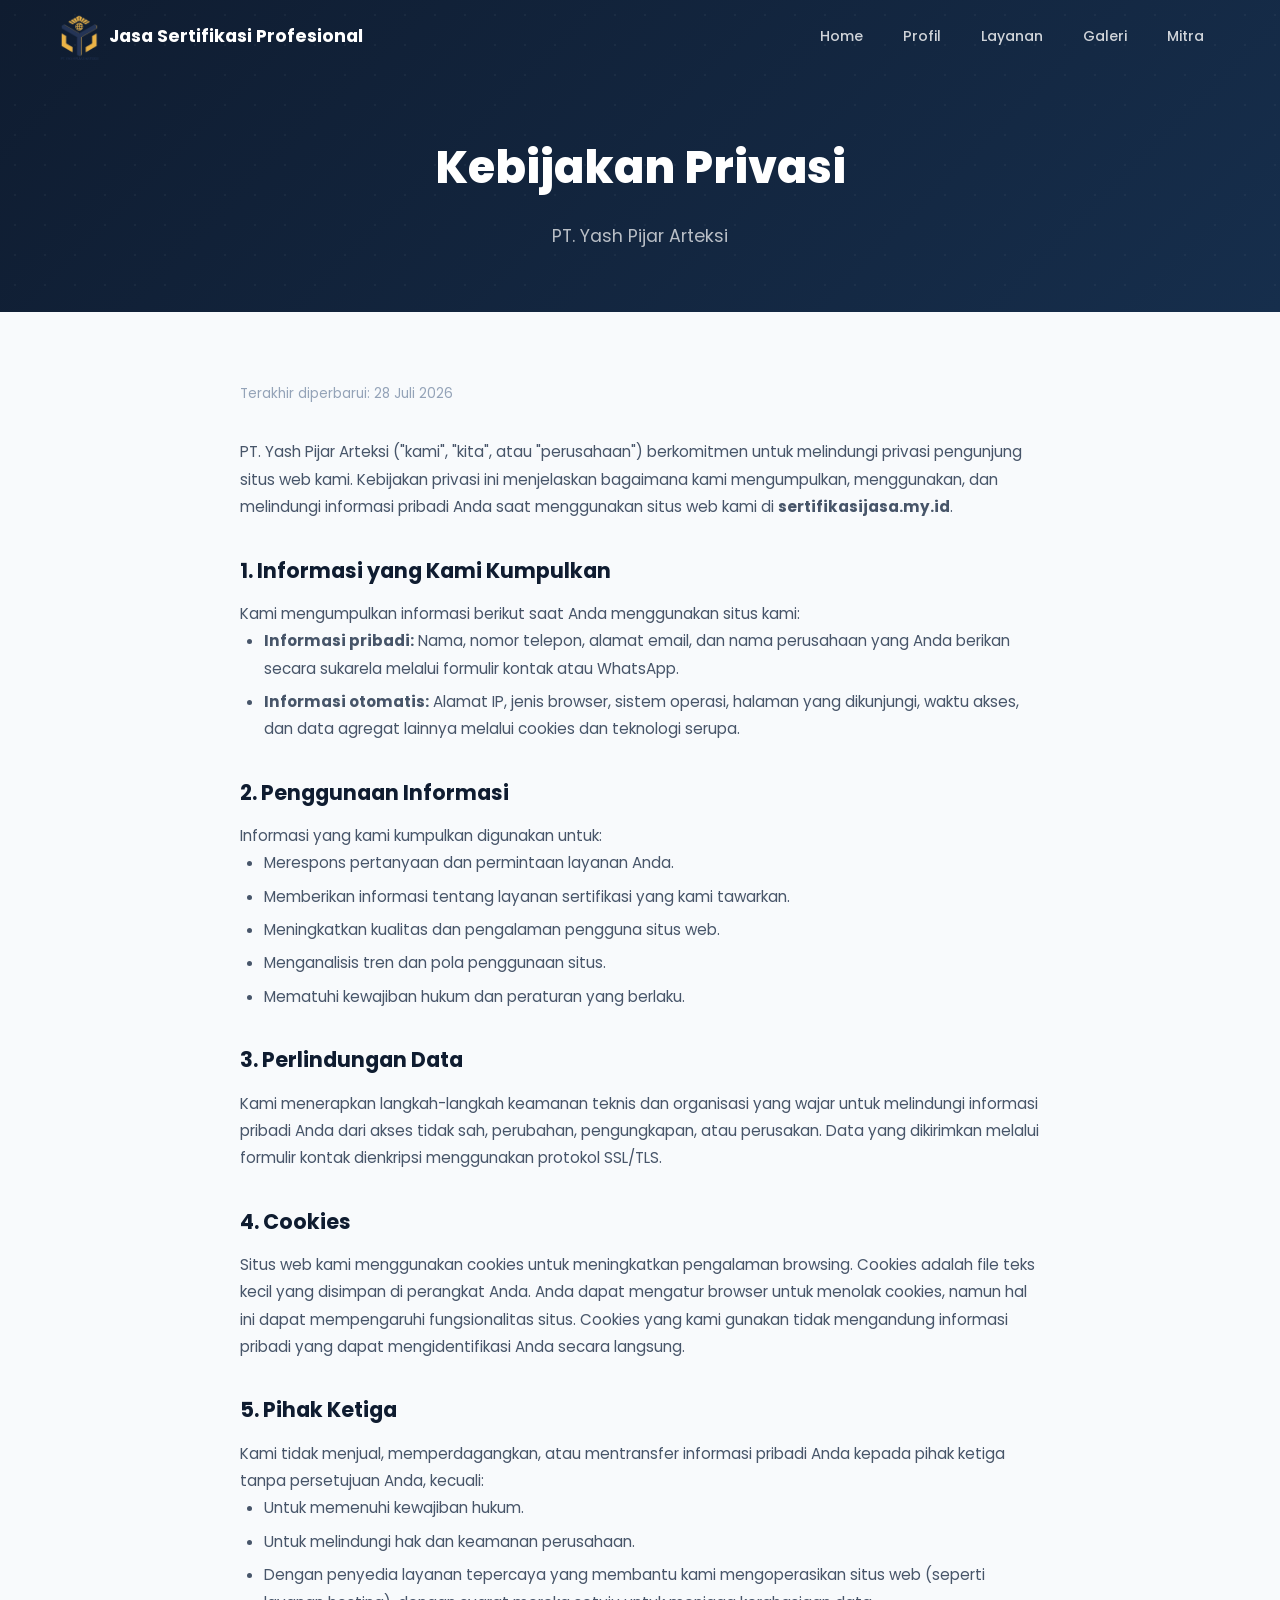
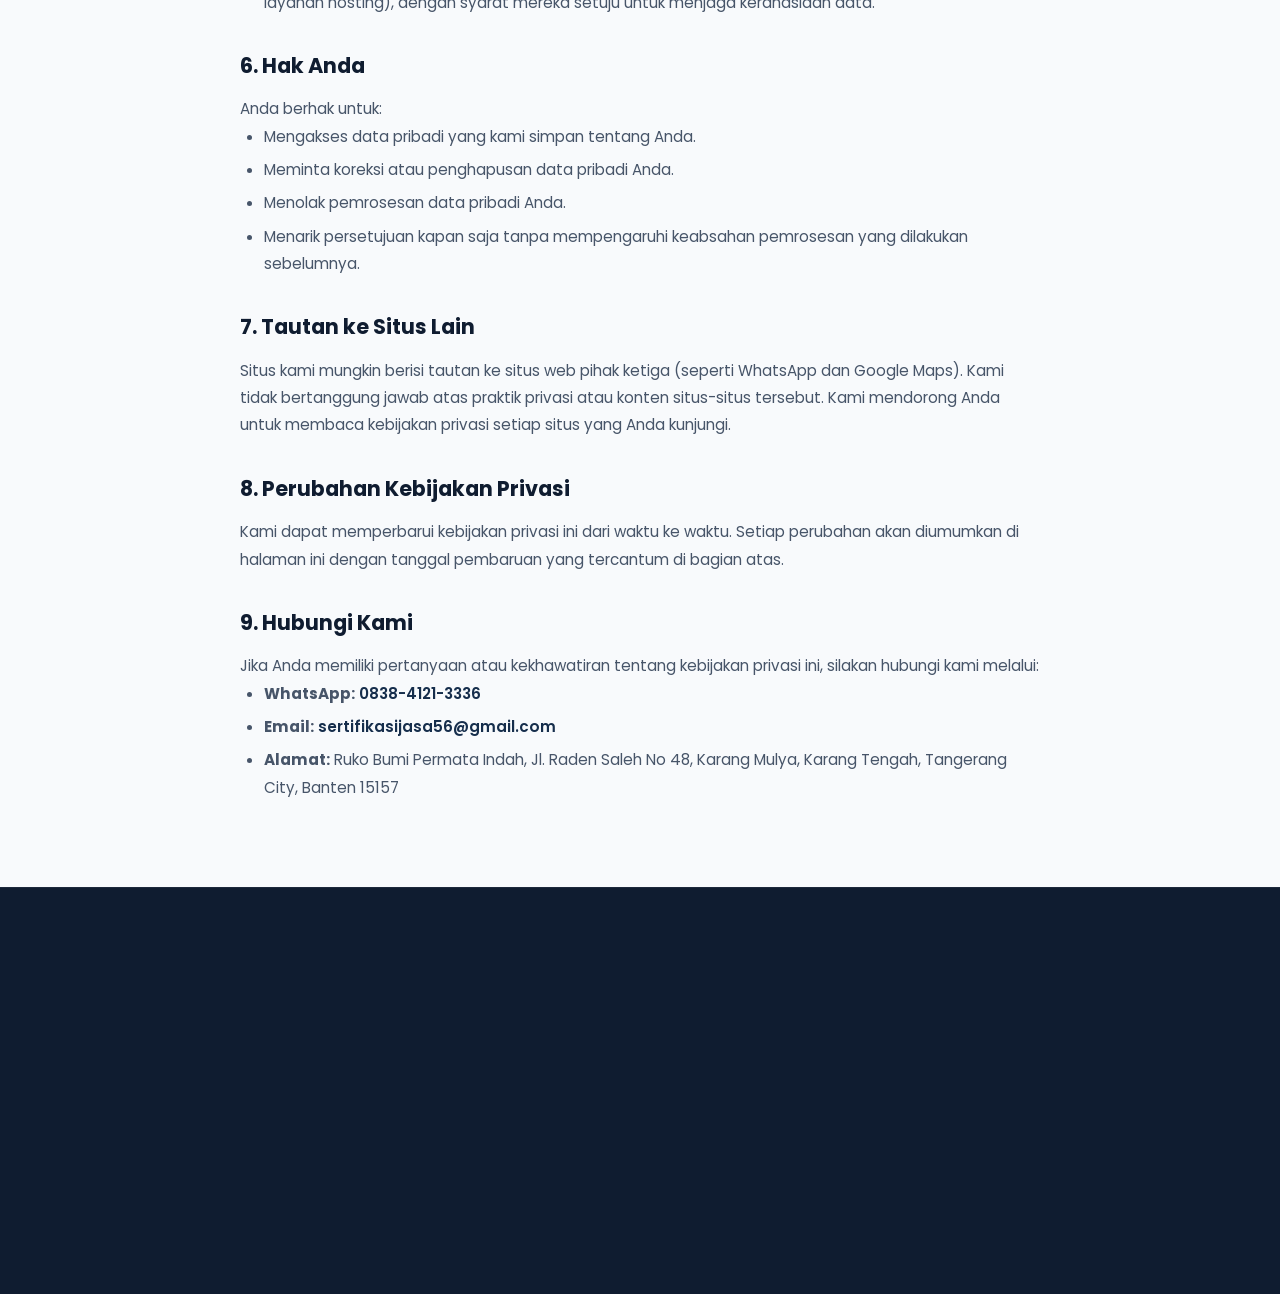
<file: privacy.html>
<!DOCTYPE html>
<html lang="id">
<head>
  <meta charset="UTF-8">
  <meta name="viewport" content="width=device-width, initial-scale=1.0">
  <title>Kebijakan Privasi | PT. Yash Pijar Arteksi</title>
  <meta name="description" content="Kebijakan privasi PT. Yash Pijar Arteksi — bagaimana kami mengumpulkan, menggunakan, dan melindungi data pribadi Anda.">
  <meta name="robots" content="index, follow">
  <link rel="canonical" href="https://sertifikasijasa.my.id/privacy.html">
  <meta property="og:title" content="Kebijakan Privasi | PT. Yash Pijar Arteksi">
  <meta property="og:description" content="Kebijakan privasi PT. Yash Pijar Arteksi — bagaimana kami mengumpulkan, menggunakan, dan melindungi data pribadi Anda.">
  <meta property="og:image" content="https://sertifikasijasa.my.id/assets/Logo/logo-pt-yash-pijar-arteksi-rev.png">
  <meta property="og:url" content="https://sertifikasijasa.my.id/privacy.html">
  <meta property="og:type" content="website">
  <meta property="og:locale" content="id_ID">
  <meta name="twitter:card" content="summary_large_image">
  <meta name="twitter:title" content="Kebijakan Privasi | PT. Yash Pijar Arteksi">
  <meta name="twitter:description" content="Kebijakan privasi PT. Yash Pijar Arteksi.">
  <meta name="twitter:image" content="https://sertifikasijasa.my.id/assets/Logo/logo-pt-yash-pijar-arteksi-rev.png">
  <link rel="icon" type="image/svg+xml" href="assets/Logo/logo-pt-yash-pijar-arteksi-rev.png">
    <link rel="preload" href="assets/fonts/poppins-400.woff2" as="font" type="font/woff2" crossorigin>
  <link rel="preload" href="assets/fonts/poppins-500.woff2" as="font" type="font/woff2" crossorigin>
  <link rel="preload" href="assets/fonts/poppins-600.woff2" as="font" type="font/woff2" crossorigin>
  <link rel="preload" href="assets/fonts/poppins-700.woff2" as="font" type="font/woff2" crossorigin>
  <link rel="preload" href="assets/fonts/poppins-800.woff2" as="font" type="font/woff2" crossorigin>
<link rel="stylesheet" href="css/fonts.css" media="print" onload="this.media='all'"><noscript><link rel="stylesheet" href="css/fonts.css"></noscript>
  <link rel="preconnect" href="https://cdnjs.cloudflare.com" crossorigin>
  <link rel="stylesheet" href="https://cdnjs.cloudflare.com/ajax/libs/font-awesome/6.5.0/css/all.min.css" media="print" onload="this.media='all'"><noscript><link rel="stylesheet" href="https://cdnjs.cloudflare.com/ajax/libs/font-awesome/6.5.0/css/all.min.css"></noscript>
  <style>*,::after,::before{margin:0;padding:0;box-sizing:border-box}:root{--primary:#0F1C30;--secondary:#162E4C;--accent:#F59E0B;--accent-hover:#d97706;--light:#F8FAFC;--text-dark:#1E293B;--text-light:#FFFFFF;--shadow-sm:0 1px 3px rgba(0, 0, 0, 0.1);--shadow-md:0 4px 20px rgba(0, 0, 0, 0.12);--shadow-lg:0 10px 40px rgba(0, 0, 0, 0.2);--radius-sm:8px;--radius-md:12px;--radius-lg:20px;--transition:0.3s cubic-bezier(0.4, 0, 0.2, 1);--font:'Poppins',sans-serif}html{scroll-behavior:smooth;font-size:16px;touch-action:pan-y}body{font-family:var(--font);color:var(--text-dark);background:var(--light);line-height:1.7;overflow-x:hidden}a{text-decoration:none;color:inherit}ul{list-style:none}img{max-width:100%;display:block}.container{max-width:1200px;margin:0 auto;padding:0 20px}.section-padding{padding:70px 0}.section-tag{display:inline-block;font-size:.8rem;font-weight:600;letter-spacing:2px;text-transform:uppercase;color:var(--accent);margin-bottom:12px}.section-title{font-size:2.2rem;font-weight:700;color:var(--primary);margin-bottom:16px;line-height:1.3}.section-subtitle{font-size:1.05rem;color:#475569;max-width:640px;margin:0 auto 50px auto;text-align:center}.text-center{text-align:center}.btn{display:inline-flex;align-items:center;gap:10px;padding:14px 32px;border-radius:50px;font-family:var(--font);font-size:.9rem;font-weight:600;border:none;cursor:pointer;transition:var(--transition);white-space:nowrap}.btn-primary{background:var(--accent);color:var(--primary)}.btn-primary:hover{background:var(--accent-hover);transform:translateY(-2px);box-shadow:0 8px 25px rgba(245,158,11,.35)}.btn-outline{background:0 0;color:var(--text-light);border:2px solid rgba(255,255,255,.3)}.btn-outline:hover{border-color:var(--accent);color:var(--accent);transform:translateY(-2px)}.btn-wa{background:#25d366;color:#fff}.btn-wa:hover{background:#1da851;transform:translateY(-2px);box-shadow:0 8px 25px rgba(37,211,102,.35)}.btn-lg{padding:18px 44px;font-size:1rem}.btn-pulse{animation:pulse 2s infinite}.navbar{position:fixed;top:0;left:0;right:0;z-index:1000;padding:14px 0;transition:var(--transition);background:0 0}.navbar.scrolled{background:rgba(15,28,48,.94);backdrop-filter:blur(16px);-webkit-backdrop-filter:blur(16px);border-bottom:1px solid rgba(255,255,255,.06);padding:10px 0}.navbar .container{display:flex;align-items:center;justify-content:space-between;flex-wrap:nowrap}.nav-logo{display:flex;align-items:center;gap:10px}.nav-logo-img{height:46px;width:auto;display:block}.nav-logo-text{color:var(--text-light);font-weight:700;font-size:1.1rem;white-space:nowrap}.nav-links{display:flex;align-items:center;gap:8px}.nav-links a{color:rgba(255,255,255,.8);padding:8px 16px;border-radius:8px;font-size:.88rem;font-weight:500;transition:var(--transition);position:relative}.nav-links a.active,.nav-links a:hover{color:var(--text-light);background:rgba(255,255,255,.08)}.nav-links a.active::after{content:'';position:absolute;bottom:2px;left:50%;transform:translateX(-50%);width:20px;height:3px;background:var(--accent);border-radius:2px}.nav-hamburger{display:none;flex-direction:column;gap:5px;cursor:pointer;padding:8px;background:rgba(255,255,255,.1);border:none;border-radius:8px;margin-left:8px}.nav-hamburger span{width:26px;height:2.5px;background:var(--text-light);border-radius:2px;transition:var(--transition)}.nav-hamburger.active span:first-child{transform:rotate(45deg) translate(5px,5px)}.nav-hamburger.active span:nth-child(2){opacity:0}.nav-hamburger.active span:nth-child(3){transform:rotate(-45deg) translate(5px,-5px)}.hero{min-height:100vh;background:linear-gradient(135deg,var(--primary) 0,var(--secondary) 60%,#12243c 100%);display:flex;align-items:center;position:relative;overflow:hidden;padding-top:80px}.hero::before{content:'';position:absolute;inset:0;pointer-events:none;z-index:0}.hero-stars{position:absolute;inset:0;pointer-events:none;z-index:0;overflow:hidden}.hero-stars span{position:absolute;width:2px;height:2px;background:#fff;border-radius:50%;animation:starTwinkle var(--dur,3s) ease-in-out infinite alternate;animation-delay:var(--delay, 0s);opacity:var(--star-op, .4)}.hero-stars span.bright{width:3px;height:3px;box-shadow:0 0 6px rgba(255,255,255,.5),0 0 12px rgba(255,255,255,.15)}@keyframes starTwinkle{0%{opacity:calc(var(--star-op, .4) * .15);transform:scale(.5)}100%{opacity:var(--star-op, .4);transform:scale(1.5)}}.hero-glow{position:absolute;border-radius:50%;pointer-events:none;z-index:0;opacity:.15;animation:glowDrift 12s ease-in-out infinite alternate}.hero-glow.g1{width:400px;height:400px;background:radial-gradient(circle,var(--accent),transparent);top:-5%;right:-5%;animation-delay:0s}.hero-glow.g3{width:250px;height:250px;background:radial-gradient(circle,#8b5cf6,transparent);top:40%;left:50%;animation-delay:-8s}@keyframes glowDrift{0%{transform:translate(0,0) scale(1)}33%{transform:translate(30px,-20px) scale(1.1)}66%{transform:translate(-20px,30px) scale(.9)}100%{transform:translate(15px,-15px) scale(1.05)}}.hero-particles{position:absolute;inset:0;overflow:hidden}.hero-particles span{position:absolute;width:6px;height:6px;background:rgba(245,158,11,.25);border-radius:50%;animation:float 8s infinite ease-in-out}.hero-particles span:first-child{top:15%;left:10%;animation-delay:0s}.hero-particles span:nth-child(2){top:30%;left:85%;animation-delay:1s;width:10px;height:10px}.hero-particles span:nth-child(3){top:70%;left:20%;animation-delay:2s}.hero-particles span:nth-child(4){top:55%;left:75%;animation-delay:3s;width:8px;height:8px}.hero-particles span:nth-child(5){top:85%;left:50%;animation-delay:4s}.hero-particles span:nth-child(6){top:20%;left:45%;animation-delay:.5s}@keyframes float{0%,100%{transform:translateY(0) scale(1);opacity:.4}50%{transform:translateY(-30px) scale(1.3);opacity:.8}}.hero .container{position:relative;z-index:2;text-align:center}.hero-badge{display:inline-flex;align-items:center;gap:8px;background:rgba(245,158,11,.12);border:1px solid rgba(245,158,11,.25);color:var(--accent);padding:8px 20px;border-radius:50px;font-size:.82rem;font-weight:500;margin-bottom:28px}.hero-title{font-size:3.5rem;font-weight:800;color:var(--text-light);line-height:1.15;margin-bottom:20px}.hero-title .highlight{background:linear-gradient(135deg,var(--accent),#fbbf24);-webkit-background-clip:text;-webkit-text-fill-color:transparent;background-clip:text}.hero-title .cursor{display:inline-block;width:3px;height:1em;background:var(--accent);margin-left:4px;animation:blink .8s infinite;vertical-align:text-bottom}@keyframes blink{0%,100%{opacity:1}50%{opacity:0}}.hero-subtitle{font-size:1.15rem;color:rgba(255,255,255,.7);max-width:620px;margin:0 auto 36px auto}.hero-actions{display:flex;align-items:center;justify-content:center;gap:16px;flex-wrap:wrap;margin-bottom:50px}.hero-stats{display:flex;justify-content:center;gap:40px;flex-wrap:wrap}.hero-stat{text-align:center}.hero-stat .number{font-size:2.5rem;font-weight:800;color:var(--accent);line-height:1.2}.hero-stat .label{font-size:.85rem;color:rgba(255,255,255,.6);font-weight:400}.hero-features{display:grid;grid-template-columns:repeat(4,1fr);gap:20px;margin-top:50px;max-width:900px;margin-left:auto;margin-right:auto}.hero-feature{background:rgba(255,255,255,.05);border:1px solid rgba(255,255,255,.08);border-radius:var(--radius-md);padding:20px;text-align:center;transition:var(--transition)}.hero-feature:hover{background:rgba(255,255,255,.1);transform:translateY(-4px)}.hero-feature .icon{font-size:1.5rem;color:var(--accent);margin-bottom:8px;min-height:1.7em}.hero-feature h4{color:var(--text-light);font-size:.8rem;font-weight:600;letter-spacing:.5px}@media (min-width:769px){.hero-features{gap:0}.hero-feature{border-right:1px solid rgba(255,255,255,.12);border-radius:0}.hero-feature:first-child{border-radius:var(--radius-md) 0 0 var(--radius-md)}.hero-feature:last-child{border-right:none;border-radius:0 var(--radius-md) var(--radius-md) 0}.footer-grid>*{border-right:1px solid rgba(255,255,255,.08);padding-right:40px}.footer-grid>:last-child{border-right:none}}.page-header{padding:130px 0 60px;background:linear-gradient(135deg,var(--primary) 0,var(--secondary) 100%);position:relative;overflow:hidden;text-align:center}.page-header::before{content:'';position:absolute;inset:0;background-image:radial-gradient(rgba(255,255,255,.04) 1px,transparent 1px);background-size:30px 30px}.page-header h1{font-size:2.8rem;font-weight:800;color:var(--text-light);margin-bottom:16px;position:relative;z-index:1}.page-header p{font-size:1.1rem;color:rgba(255,255,255,.7);max-width:600px;margin:0 auto;position:relative;z-index:1}.about-grid{display:grid;grid-template-columns:1fr 1fr;gap:60px;align-items:center}.about-content{position:relative;padding-left:24px}.about-content::before{content:'';position:absolute;left:0;top:0;width:4px;height:100%;background:linear-gradient(180deg,var(--accent),var(--accent-hover));border-radius:4px}.about-content>.section-tag{margin-bottom:8px}.about-content>.section-title{margin-bottom:20px}.about-content p{color:#475569;margin-bottom:20px;font-size:1rem;line-height:1.8}.about-content p strong{color:var(--primary)}.about-visual{display:grid;grid-template-columns:1fr 1fr;gap:16px}.about-card{background:var(--text-light);border-radius:var(--radius-md);padding:28px 24px;box-shadow:0 4px 20px rgba(21,45,107,.06);text-align:center;transition:all .3s ease;border:1px solid #e2e8f0}.about-card:hover{transform:translateY(-6px);box-shadow:0 8px 30px rgba(21,45,107,.1);border-color:var(--accent)}.about-card .icon{width:56px;height:56px;border-radius:16px;background:linear-gradient(135deg,rgba(245,158,11,.1),rgba(245,158,11,.05));display:flex;align-items:center;justify-content:center;font-size:1.4rem;color:var(--accent);margin:0 auto 14px;transition:all .3s ease}.about-card:hover .icon{background:linear-gradient(135deg,var(--accent),var(--accent-hover));color:#fff;transform:scale(1.1) rotate(-5deg)}.about-card h4{font-size:1rem;font-weight:700;color:var(--primary);margin-bottom:6px}.about-card p{font-size:.85rem;color:#475569;margin:0}.visi-misi-grid{display:grid;grid-template-columns:1fr 1fr;gap:40px}.misi-card,.visi-card{background:var(--text-light);border-radius:var(--radius-lg);padding:40px;box-shadow:0 4px 20px rgba(21,45,107,.06);border:1px solid #e2e8f0;transition:all .3s ease;position:relative;overflow:hidden}.misi-card::after,.visi-card::after{content:'';position:absolute;top:0;left:0;right:0;height:4px;border-radius:var(--radius-lg) var(--radius-lg) 0 0}.visi-card::after{background:linear-gradient(90deg,var(--secondary),#60a5fa)}.misi-card::after{background:linear-gradient(90deg,var(--accent),var(--accent-hover))}.misi-card:hover,.visi-card:hover{box-shadow:0 12px 40px rgba(21,45,107,.1);transform:translateY(-4px)}.misi-card .icon,.visi-card .icon{width:56px;height:56px;border-radius:16px;display:flex;align-items:center;justify-content:center;font-size:1.4rem;margin-bottom:20px}.visi-card .icon{background:linear-gradient(135deg,#dbeafe,#eff6ff);color:var(--secondary)}.misi-card .icon{background:linear-gradient(135deg,#fef3c7,#fffbeb);color:var(--accent-hover)}.misi-card h3,.visi-card h3{font-size:1.4rem;font-weight:700;color:var(--primary);margin-bottom:14px}.visi-card p{color:#475569;font-style:italic;font-size:1rem}.misi-card ul{display:flex;flex-direction:column;gap:14px}.misi-card ul li{display:flex;align-items:flex-start;gap:12px;color:#475569;font-size:.95rem}.misi-card ul li i{color:var(--accent);margin-top:4px;flex-shrink:0}.keypoints-grid{display:grid;grid-template-columns:repeat(4,1fr);gap:24px}.keypoint-card{background:var(--text-light);border-radius:var(--radius-md);padding:32px 24px;text-align:center;box-shadow:0 4px 20px rgba(21,45,107,.06);border:1px solid #e2e8f0;transition:all .3s ease;position:relative}.keypoint-card:hover{transform:translateY(-8px);box-shadow:0 12px 40px rgba(21,45,107,.1);border-color:var(--accent)}.keypoint-card .icon{width:64px;height:64px;border-radius:50%;background:linear-gradient(135deg,rgba(245,158,11,.1),rgba(245,158,11,.05));display:flex;align-items:center;justify-content:center;font-size:1.5rem;color:var(--accent);margin:0 auto 16px;transition:var(--transition)}.keypoint-card:hover .icon{background:linear-gradient(135deg,var(--accent),var(--accent-hover));color:#fff;transform:scale(1.1)}.keypoint-card h4{font-size:1rem;font-weight:700;color:var(--primary);margin-bottom:8px}.keypoint-card p{font-size:.85rem;color:#475569}.services-list{display:flex;flex-direction:column;gap:40px;max-width:960px;margin:0 auto}.service-item{display:flex;align-items:center;gap:40px;background:var(--text-light);border-radius:var(--radius-lg);padding:0;box-shadow:0 8px 30px rgba(21,45,107,.06);transition:var(--transition);overflow:hidden}.service-item:hover{box-shadow:0 12px 40px rgba(21,45,107,.1);transform:translateY(-4px)}.service-item-img{flex:0 0 280px;height:280px;overflow:hidden}.service-item-img img{width:100%;height:100%;object-fit:cover;display:block;transition:var(--transition)}.service-item:hover .service-item-img img{transform:scale(1.05)}.service-item-body{flex:1;padding:32px 32px 32px 0}.service-item-reverse{flex-direction:row-reverse}.service-item-reverse .service-item-body{padding:32px 0 32px 32px}.service-item-header{display:flex;align-items:center;gap:16px;margin-bottom:16px}.service-item-num{flex-shrink:0;width:48px;height:48px;border-radius:12px;background:linear-gradient(135deg,var(--accent),var(--accent-hover));color:#fff;display:flex;align-items:center;justify-content:center;font-size:1rem;font-weight:800}.service-item-header h3{font-size:1.2rem;font-weight:700;color:var(--primary);line-height:1.3}.service-item-desc{color:#475569;font-size:.92rem;line-height:1.7;margin-bottom:20px}.service-item-tags{display:flex;flex-wrap:wrap;gap:8px}.service-item-tags span{background:linear-gradient(135deg,rgba(245,158,11,.08),rgba(245,158,11,.03));color:#92400e;padding:6px 16px;border-radius:20px;font-size:.8rem;font-weight:600;transition:var(--transition)}.service-item-tags span:hover{background:linear-gradient(135deg,var(--accent),var(--accent-hover));color:#fff;transform:translateY(-2px)}@media (max-width:768px){.services-list{gap:28px}.service-item{flex-direction:column;gap:0}.service-item-reverse{flex-direction:column}.service-item-img{flex:none;width:100%;height:200px}.service-item-body{padding:24px 20px}.service-item-reverse .service-item-body{padding:24px 20px}.service-item-header{gap:12px}.service-item-num{width:40px;height:40px;font-size:.85rem}.service-item-header h3{font-size:1rem}.service-item-desc{font-size:.85rem}.service-item-tags span{font-size:.75rem;padding:4px 12px}}@media (max-width:480px){.services-list{gap:20px}.service-item-img{height:160px}.service-item-body{padding:20px 16px}.service-item-reverse .service-item-body{padding:20px 16px}.service-item-header{flex-direction:column;align-items:flex-start;gap:8px}.service-item-num{width:36px;height:36px;font-size:.8rem}.service-item-header h3{font-size:.92rem}.service-item-desc{font-size:.82rem}.service-item-tags span{font-size:.72rem;padding:4px 10px}}.services-grid.scroll-x{display:flex;gap:20px;overflow-x:auto;scroll-snap-type:x mandatory;flex-wrap:nowrap;touch-action:pan-x;padding:0 52px;-ms-overflow-style:none;scrollbar-width:none}.services-grid.scroll-x::-webkit-scrollbar{display:none}.services-grid.scroll-x>*{flex:0 0 calc(100% / 3);scroll-snap-align:center}.service-card{background:var(--text-light);border-radius:var(--radius-md);padding:32px 24px;text-align:center;box-shadow:var(--shadow-sm);border:1px solid #e2e8f0;transition:var(--transition);position:relative;overflow:hidden}.service-card::before{content:'';position:absolute;top:0;left:0;right:0;height:4px;background:linear-gradient(90deg,var(--accent),var(--accent-hover));transform:scaleX(0);transition:var(--transition)}.service-card:hover::before{transform:scaleX(1)}.service-card:hover{transform:translateY(-8px);box-shadow:var(--shadow-md)}.service-card .icon{width:60px;height:60px;border-radius:16px;background:linear-gradient(135deg,rgba(245,158,11,.1),rgba(245,158,11,.05));display:flex;align-items:center;justify-content:center;font-size:1.4rem;color:var(--accent);margin:0 auto 18px;transition:var(--transition)}.service-card:hover .icon{background:linear-gradient(135deg,var(--accent),var(--accent-hover));color:#fff}.mitra-card-icon{background:var(--text-light)!important;border:1px solid #e2e8f0;overflow:hidden}.mitra-card-icon img{width:36px;height:36px;object-fit:contain;transition:var(--transition)}.service-card:hover .mitra-card-icon img{transform:scale(1.15)}.service-card:hover .mitra-card-icon{background:var(--text-light)!important;border-color:var(--accent);box-shadow:0 0 0 3px rgba(245,158,11,.15)}.service-card h4{font-size:1rem;font-weight:700;color:var(--primary);margin-bottom:10px}.service-card p{font-size:.85rem;color:#475569}.badge-grid{display:grid;grid-template-columns:repeat(4,1fr);gap:14px}.badge-item{background:var(--text-light);border:1px solid #e2e8f0;border-radius:var(--radius-sm);padding:16px 12px;text-align:center;font-size:.78rem;font-weight:600;color:var(--text-dark);transition:var(--transition);cursor:default;box-shadow:var(--shadow-sm)}.badge-item:hover{transform:scale(1.05);border-color:var(--accent);box-shadow:0 8px 25px rgba(245,158,11,.2);color:var(--accent);background:#fffbeb}.badge-item i{display:block;font-size:1.2rem;margin-bottom:6px;color:var(--primary)}.mitra-badge-grid{max-width:800px;margin:0 auto}.mitra-badge{display:flex;flex-direction:column;align-items:center;gap:8px;padding:20px 12px}.mitra-badge img{width:50px;height:50px;object-fit:contain;border-radius:50%;background:#f8fafc;padding:6px;box-shadow:0 2px 8px rgba(21,45,107,.06);transition:var(--transition)}.mitra-badge:hover img{transform:scale(1.15);box-shadow:0 4px 16px rgba(245,158,11,.2)}.mitra-badge span{font-size:.78rem;font-weight:600;color:var(--text-dark)}.layanan-badge .badge-item{cursor:pointer;padding:18px 10px;font-size:.75rem}@media (max-width:480px){.layanan-badge{grid-template-columns:repeat(3,1fr);gap:4px}.layanan-badge .badge-item{padding:8px 4px;font-size:.65rem}}@media (max-width:380px){.layanan-badge{grid-template-columns:repeat(2,1fr);gap:4px}.layanan-badge .badge-item{padding:6px 3px;font-size:.6rem}}.mitra-grid{display:grid;grid-template-columns:repeat(5,1fr);gap:20px}.carousel-scroll{position:relative;display:flex;align-items:center}.carousel-scroll .scroll-x{flex:1}.carousel-btn{display:flex;position:absolute;top:50%;transform:translateY(-50%);z-index:3;width:36px;height:36px;border-radius:50%;border:2px solid #e2e8f0;background:var(--text-light);color:var(--primary);font-size:.9rem;cursor:pointer;align-items:center;justify-content:center;transition:var(--transition);box-shadow:var(--shadow-sm)}.carousel-btn.prev{left:-6px}.carousel-btn.next{right:-6px}.carousel-btn:hover{border-color:var(--accent);color:var(--accent);box-shadow:0 4px 15px rgba(245,158,11,.2)}@media (max-width:768px){.carousel-btn{left:4px;right:auto}.carousel-btn.next{left:auto;right:4px}.carousel-scroll .scroll-x{gap:12px;padding:8px 48px}.carousel-scroll .scroll-x>*{flex:0 0 85%}.services-grid.scroll-x{gap:12px;padding:0 48px}.services-grid.scroll-x>*{flex:0 0 85%}#institusiGrid.scroll-x{display:flex;gap:12px;overflow-x:auto;flex-wrap:nowrap;touch-action:pan-x;padding:0 48px}#institusiGrid.scroll-x>*{flex:0 0 100%;scroll-snap-align:center}}@media (max-width:480px){.carousel-btn{width:30px;height:30px;font-size:.75rem;left:2px}.carousel-btn.next{left:auto;right:2px}.carousel-scroll .scroll-x>*,.services-grid.scroll-x>*{flex:0 0 88%}#institusiGrid.scroll-x>*{flex:0 0 100%}.carousel-scroll .scroll-x{padding:8px 38px}.services-grid.scroll-x{padding:0 38px}#institusiGrid.scroll-x{padding:0 38px}}.gallery-grid{display:grid;grid-template-columns:repeat(4,1fr);gap:16px}.gallery-note{display:flex;align-items:flex-start;gap:14px;margin:-12px auto 32px;max-width:620px;background:linear-gradient(135deg,#f8fafc 0,#eff6ff 100%);border:1px solid #dbeafe;border-left:4px solid var(--accent);border-radius:var(--radius-md);padding:16px 22px;box-shadow:0 2px 8px rgba(245,158,11,.06)}.gallery-note i{color:#fff;font-size:.8rem;margin-top:2px;flex-shrink:0;background:var(--accent);width:22px;height:22px;border-radius:50%;display:flex;align-items:center;justify-content:center}.gallery-note span{font-size:.85rem;color:#475569;line-height:1.7}.gallery-item{border-radius:var(--radius-md);overflow:hidden;box-shadow:0 4px 16px rgba(21,45,107,.06);transition:all .4s cubic-bezier(.34, 1.56, .64, 1);aspect-ratio:1;position:relative;cursor:pointer;border:1px solid #eef2f6}.gallery-item::after{content:'\f00e';font-family:'Font Awesome 6 Free';font-weight:900;position:absolute;top:50%;left:50%;transform:translate(-50%,-50%) scale(0);font-size:1.3rem;color:#fff;background:linear-gradient(135deg,var(--accent),#fbbf24);width:50px;height:50px;border-radius:50%;display:flex;align-items:center;justify-content:center;transition:transform .35s cubic-bezier(.34, 1.56, .64, 1),background .2s ease;z-index:2;pointer-events:none;box-shadow:0 4px 16px rgba(245,158,11,.3)}.gallery-item:hover::after{transform:translate(-50%,-50%) scale(1)}.gallery-item:hover{box-shadow:0 12px 36px rgba(21,45,107,.12);transform:translateY(-4px) scale(1.02);border-color:#fde68a}.gallery-item img{width:100%;height:100%;object-fit:cover;display:block;transition:var(--transition)}.gallery-item:hover img{transform:scale(1.08)}@media (max-width:768px){.gallery-grid{grid-template-columns:repeat(2,1fr);gap:8px}}@media (max-width:480px){.gallery-grid{grid-template-columns:repeat(2,1fr);gap:6px}}.lightbox-overlay{position:fixed;top:0;left:0;width:100%;height:100%;background:rgba(0,0,0,.85);z-index:9999;display:flex;align-items:center;justify-content:center;opacity:0;pointer-events:none;transition:opacity .3s ease}.lightbox-overlay.active{opacity:1;pointer-events:auto}.lightbox-content{position:relative;max-width:720px;width:90%;background:#fff;border-radius:var(--radius-lg);overflow:hidden;box-shadow:0 24px 64px rgba(0,0,0,.3)}.lightbox-img{width:100%;display:block;max-height:60vh;object-fit:contain;background:#f1f5f9}.lightbox-desc{padding:20px 24px 24px;font-size:.85rem;color:#475569;line-height:1.7;background:#fff}.lightbox-close{position:absolute;top:12px;right:14px;width:36px;height:36px;border-radius:50%;border:none;background:rgba(0,0,0,.5);color:#fff;font-size:1.4rem;cursor:pointer;display:flex;align-items:center;justify-content:center;transition:background .2s ease;line-height:1}.lightbox-close:hover{background:rgba(0,0,0,.75)}.mitra-card{background:var(--text-light);border-radius:var(--radius-md);padding:32px 16px;text-align:center;transition:var(--transition);box-shadow:0 6px 24px rgba(21,45,107,.06);display:flex;flex-direction:column;align-items:center;cursor:pointer;position:relative;border:1px solid #eef2f6;overflow:hidden}.mitra-card:hover{transform:translateY(-6px);box-shadow:0 12px 36px rgba(21,45,107,.1)}.mitra-card h4{font-size:.95rem;font-weight:700;color:var(--primary);margin-top:12px;margin-bottom:4px}.mitra-card p{font-size:.78rem;color:#94a3b8;max-width:100%}.mitra-card::before{content:'';position:absolute;top:0;left:0;right:0;height:3px;background:linear-gradient(90deg,var(--accent),#fbbf24);opacity:0;transition:opacity .3s ease}.mitra-card:hover::before{opacity:1}.mitra-card:hover{border-color:#fde68a}.mitra-closing{padding:16px 0 0}.mitra-closing-box{max-width:620px;margin:0 auto 32px;background:linear-gradient(135deg,#f8fafc 0,#eff6ff 100%);border:1px solid #dbeafe;border-left:4px solid var(--accent);border-radius:var(--radius-md);padding:14px 20px;display:flex;align-items:flex-start;gap:10px;box-shadow:0 2px 8px rgba(245,158,11,.06)}.mitra-closing-icon{width:22px;height:22px;border-radius:50%;background:var(--accent);display:flex;align-items:center;justify-content:center;flex-shrink:0;font-size:.72rem;color:#fff;margin-top:3px}.mitra-closing-box p{font-size:.85rem;color:#475569;line-height:1.6;margin:0}.mitra-modal{position:fixed;top:0;left:0;width:100%;height:100%;background:rgba(15,23,42,.65);backdrop-filter:blur(4px);z-index:9998;display:flex;align-items:center;justify-content:center;opacity:0;pointer-events:none;transition:opacity .3s ease}.mitra-modal.active{opacity:1;pointer-events:auto}.mitra-modal-content{background:#fff;border-radius:var(--radius-lg);max-width:480px;width:88%;box-shadow:0 8px 24px rgba(15,23,42,.08),0 24px 64px rgba(15,23,42,.16);position:relative;overflow:hidden;transform:translateY(12px) scale(.97);transition:transform .35s cubic-bezier(.34, 1.56, .64, 1)}.mitra-modal.active .mitra-modal-content{transform:translateY(0) scale(1)}.mitra-modal-header{background:linear-gradient(135deg,var(--primary),#1e40af);padding:24px 32px 20px;text-align:center;position:relative}.mitra-modal-header h3{font-size:1.25rem;font-weight:700;color:#fff;margin-bottom:2px}.mitra-modal-header .mitra-modal-sub{font-size:.82rem;color:rgba(255,255,255,.7);display:block}.mitra-modal-close{position:absolute;top:12px;right:14px;width:30px;height:30px;border-radius:50%;border:none;background:rgba(255,255,255,.2);color:#fff;font-size:1.2rem;cursor:pointer;display:flex;align-items:center;justify-content:center;transition:background .2s ease;z-index:2;line-height:1}.mitra-modal-close:hover{background:rgba(255,255,255,.35)}.mitra-modal-body{padding:32px 32px 36px;display:flex;flex-direction:column;align-items:center}.mitra-modal-logo{width:104px;height:104px;border-radius:50%;border:4px solid #e2e8f0;display:flex;align-items:center;justify-content:center;overflow:hidden;margin:-64px auto 0;background:#fff;box-shadow:0 4px 16px rgba(21,45,107,.1);position:relative;z-index:1}.mitra-modal-logo img{width:100%;height:100%;object-fit:contain;padding:12px}.mitra-modal-body p{font-size:.88rem;color:#475569;line-height:1.8;text-align:left;margin-top:20px;padding-top:20px;border-top:1px solid #f1f5f9}.mitra-slider{position:relative;max-width:960px;margin:48px auto 0;overflow:hidden;padding:0 52px}.mitra-slider-track{display:flex;transition:transform .5s cubic-bezier(.25, .46, .45, .94)}.mitra-slide{flex:0 0 100%;display:flex;flex-direction:column;align-items:center;justify-content:center;text-align:center;padding:40px 24px;box-sizing:border-box}.mitra-slide-logo{width:120px;height:120px;border-radius:50%;background:var(--text-light);box-shadow:0 6px 24px rgba(21,45,107,.06);display:flex;align-items:center;justify-content:center;padding:20px;margin-bottom:20px;transition:transform .3s ease,box-shadow .3s ease}.mitra-slide:hover .mitra-slide-logo{transform:translateY(-6px) scale(1.05);box-shadow:0 12px 36px rgba(21,45,107,.12)}.mitra-slide-logo img{max-width:100%;max-height:100%;object-fit:contain}.mitra-slide h4{font-size:1.05rem;font-weight:700;color:var(--primary);margin-bottom:6px}.mitra-slide p{font-size:.85rem;color:#94a3b8;max-width:260px;line-height:1.4}.mitra-slider-btn{position:absolute;top:50%;transform:translateY(-50%);z-index:3;width:40px;height:40px;border-radius:50%;border:2px solid #e2e8f0;background:var(--text-light);color:var(--primary);font-size:1rem;cursor:pointer;display:flex;align-items:center;justify-content:center;transition:all .3s ease;box-shadow:0 2px 12px rgba(21,45,107,.08)}.mitra-slider-btn:hover{border-color:var(--accent);color:var(--accent);box-shadow:0 4px 16px rgba(245,158,11,.2)}.mitra-slider-prev{left:4px}.mitra-slider-next{right:4px}.mitra-slider-dots{display:flex;justify-content:center;gap:8px;margin-top:20px}.mitra-slider-dots .dot{width:10px;height:10px;border-radius:50%;border:none;background:#cbd5e1;cursor:pointer;transition:all .3s ease;padding:0}.mitra-slider-dots .dot.active{background:var(--primary);transform:scale(1.25)}@media (min-width:769px){.mitra-slider{padding:0 60px}.mitra-slide{flex:0 0 calc(100% / 3)}}@media (max-width:768px){.mitra-slider-btn{width:36px;height:36px;font-size:.9rem}.mitra-slider-dots{display:none}}@media (max-width:480px){.mitra-slider{padding:0 36px}.mitra-slider-btn{width:32px;height:32px;font-size:.8rem}.mitra-slider-prev{left:0}.mitra-slider-next{right:0}.mitra-slide-logo{width:100px;height:100px;padding:16px}}.location-info{display:grid;grid-template-columns:1fr 1.5fr;gap:40px;align-items:start}.location-detail{background:var(--text-light);border-radius:var(--radius-md);padding:32px;box-shadow:var(--shadow-sm);border:1px solid #e2e8f0}.location-detail h3{font-size:1.2rem;font-weight:700;color:var(--primary);margin-bottom:16px}.location-detail .info-item{display:flex;gap:14px;margin-bottom:18px;align-items:flex-start}.location-detail .info-item i{color:var(--accent);font-size:1.1rem;margin-top:4px;width:20px;text-align:center}.location-detail .info-item p{color:#475569;font-size:.92rem}.location-map{border-radius:var(--radius-md);overflow:hidden;box-shadow:var(--shadow-sm);border:1px solid #e2e8f0}.location-map iframe{width:100%;height:320px;display:block;border:none}.cta-section{background:linear-gradient(135deg,var(--secondary) 0,var(--primary) 100%);text-align:center;position:relative;overflow:hidden}.cta-section::before{content:'';position:absolute;inset:0;background-image:radial-gradient(rgba(245,158,11,.06) 1px,transparent 1px);background-size:24px 24px}.cta-section .container{position:relative;z-index:1}.cta-section h2{font-size:2.2rem;font-weight:800;color:var(--text-light);margin-bottom:12px}.cta-section h2 span{background:linear-gradient(135deg,var(--accent),#fbbf24);-webkit-background-clip:text;-webkit-text-fill-color:transparent;background-clip:text}.cta-section p{color:rgba(255,255,255,.7);margin-bottom:32px;font-size:1.05rem}#institusiGrid{display:flex;flex-wrap:wrap;justify-content:center;gap:20px}#institusiGrid .mitra-card{flex:0 0 calc(25% - 20px);max-width:calc(25% - 20px);padding:24px 16px;min-height:200px;justify-content:center}#institusiGrid .logo-wrap{width:80px;height:80px;border-radius:50%;display:flex;align-items:center;justify-content:center;margin:0 auto 16px;overflow:hidden;background:#fff;border:2px solid #e2e8f0;transition:var(--transition)}#institusiGrid .mitra-card:hover .logo-wrap{border-color:var(--accent);box-shadow:0 4px 20px rgba(245,158,11,.2)}#institusiGrid .logo-wrap img{width:100%;height:100%;object-fit:contain;padding:8px}#institusiGrid .mitra-card h4{font-size:.9rem}#institusiGrid .mitra-card p{font-size:.75rem}@media (max-width:1024px){#institusiGrid .mitra-card{flex:0 0 calc(33.33% - 20px);max-width:calc(33.33% - 20px);min-height:180px}}@media (max-width:600px){#institusiGrid{gap:12px}#institusiGrid .mitra-card{flex:0 0 calc(50% - 12px);max-width:calc(50% - 12px);padding:16px 10px;min-height:150px}#institusiGrid .mitra-card:last-child{margin:0 auto}#institusiGrid .logo-wrap{width:56px;height:56px;margin-bottom:10px}#institusiGrid .logo-wrap img{padding:5px}#institusiGrid .mitra-card h4{font-size:.78rem}#institusiGrid .mitra-card p{font-size:.65rem}}@media (max-width:380px){#institusiGrid{gap:10px}#institusiGrid .mitra-card{flex:0 0 calc(50% - 10px);max-width:calc(50% - 10px);padding:12px 6px;min-height:130px}#institusiGrid .mitra-card:last-child{margin:0 auto}#institusiGrid .logo-wrap{width:46px;height:46px;margin-bottom:8px}#institusiGrid .logo-wrap img{padding:4px}#institusiGrid .mitra-card h4{font-size:.7rem}#institusiGrid .mitra-card p{font-size:.6rem}}.section-ringkasan{padding:0 0 32px}.section-badge{padding:40px 0}.section-badge-alt{padding:40px 0;background:#f1f5f9}.badge-grid-ringkasan{display:grid;grid-template-columns:repeat(5,1fr);gap:14px;max-width:900px;margin:24px auto 0}.page-section-header .section-subtitle{margin-bottom:0}@media (max-width:768px){.section-ringkasan{padding:0 0 16px}.section-badge{padding:24px 0}.section-badge-alt{padding:24px 0}.badge-grid-ringkasan{grid-template-columns:repeat(3,1fr);gap:6px}}@media (max-width:480px){.section-ringkasan{padding:0 0 12px}.section-badge{padding:16px 0}.section-badge-alt{padding:16px 0}.badge-grid-ringkasan{grid-template-columns:repeat(3,1fr);gap:4px}.badge-grid-ringkasan .badge-item{padding:6px 4px;font-size:.65rem}}@media (max-width:380px){.section-ringkasan{padding:0 0 8px}.section-badge{padding:12px 0}.section-badge-alt{padding:12px 0}.badge-grid-ringkasan{grid-template-columns:repeat(3,1fr);gap:3px}.badge-grid-ringkasan .badge-item{padding:4px 3px;font-size:.58rem}}.legal-content{max-width:800px;margin:0 auto}.legal-content h2{font-size:1.3rem;color:var(--primary);margin:32px 0 12px}.legal-content li,.legal-content p{color:#475569;font-size:.95rem;line-height:1.8}.legal-content ul{list-style:disc;padding-left:24px;margin-bottom:16px}.legal-content ul li{margin-bottom:6px}.legal-content .updated{color:#94a3b8;font-size:.85rem;margin-bottom:32px}.footer{background:var(--primary);color:rgba(255,255,255,.7);padding:60px 0 30px;border-top:1px solid rgba(255,255,255,.06)}.footer-grid{display:grid;grid-template-columns:2fr 1fr 1fr 1.2fr;gap:40px;margin-bottom:40px}.footer-brand h3{font-size:1.2rem;font-weight:700;color:var(--text-light);margin-bottom:12px}.footer-brand p{font-size:.88rem;line-height:1.7;max-width:320px}.footer-col h4{font-size:.9rem;font-weight:700;color:var(--text-light);margin-bottom:18px;text-transform:uppercase;letter-spacing:1px}.footer-col ul li{margin-bottom:10px}.footer-col ul li a{font-size:.88rem;transition:var(--transition);display:inline-flex;align-items:center;gap:6px}.footer-col ul li a:hover{color:var(--accent);padding-left:4px}.footer-bottom{border-top:1px solid rgba(255,255,255,.06);padding-top:24px;display:flex;justify-content:center;align-items:center;flex-wrap:wrap;gap:12px;font-size:.84rem}.footer-socials{display:flex;gap:12px}.footer-socials a{width:38px;height:38px;border-radius:50%;background:rgba(255,255,255,.06);display:flex;align-items:center;justify-content:center;font-size:.95rem;transition:var(--transition)}.footer-socials a:hover{background:var(--accent);color:var(--primary);transform:translateY(-3px)}.modal-overlay{position:fixed;inset:0;z-index:9999;background:rgba(0,0,0,.6);backdrop-filter:blur(6px);display:none;align-items:center;justify-content:center;padding:20px}.modal-overlay.active{display:flex}.modal{background:var(--text-light);border-radius:var(--radius-lg);width:100%;max-width:480px;padding:40px 36px 32px;position:relative;box-shadow:var(--shadow-lg);animation:modalIn .3s ease}@keyframes modalIn{from{opacity:0;transform:scale(.92) translateY(20px)}to{opacity:1;transform:scale(1) translateY(0)}}.modal-close{position:absolute;top:16px;right:16px;width:36px;height:36px;border-radius:50%;border:none;background:#f1f5f9;color:#475569;font-size:1.1rem;cursor:pointer;display:flex;align-items:center;justify-content:center;transition:var(--transition)}.modal-close:hover{background:#e2e8f0;color:var(--text-dark)}.modal-icon{width:56px;height:56px;border-radius:16px;background:linear-gradient(135deg,rgba(245,158,11,.12),rgba(245,158,11,.06));display:flex;align-items:center;justify-content:center;font-size:1.4rem;color:var(--accent);margin-bottom:16px}.modal h3{font-size:1.3rem;font-weight:700;color:var(--primary);margin-bottom:6px}.modal .modal-service-name{font-size:.9rem;color:#475569;margin-bottom:24px}.modal-form{display:flex;flex-direction:column;gap:16px}.form-group{display:flex;flex-direction:column;gap:6px}.form-group label{font-size:.82rem;font-weight:600;color:var(--text-dark)}.form-group input{padding:12px 16px;border:1.5px solid #e2e8f0;border-radius:var(--radius-sm);font-family:var(--font);font-size:.92rem;color:var(--text-dark);transition:var(--transition);background:var(--light)}.form-group input:focus{outline:0;border-color:var(--accent);box-shadow:0 0 0 3px rgba(245,158,11,.12);background:#fff}.modal-form .btn{width:100%;justify-content:center;margin-top:4px;padding:14px}.badge-item,.service-card{cursor:pointer}.reveal{opacity:0;transform:translateY(30px);transition:opacity .7s ease,transform .7s ease}.reveal.visible{opacity:1;transform:translateY(0)}@keyframes pulse{0%{box-shadow:0 0 0 0 rgba(37,211,102,.5)}70%{box-shadow:0 0 0 16px rgba(37,211,102,0)}100%{box-shadow:0 0 0 0 rgba(37,211,102,0)}}.wa-modal-overlay{position:fixed;inset:0;z-index:10002;background:rgba(0,0,0,.6);backdrop-filter:blur(6px);-webkit-backdrop-filter:blur(6px);display:none;align-items:center;justify-content:center;padding:20px}.wa-modal-overlay.active{display:flex}.wa-modal-content{background:#fff;border-radius:var(--radius-lg);width:100%;max-width:500px;padding:36px 32px 28px;position:relative;box-shadow:0 20px 60px rgba(21,45,107,.3);animation:modalIn .3s ease;max-height:90vh;overflow-y:auto}.wa-modal-close{position:absolute;top:16px;right:16px;width:36px;height:36px;border-radius:50%;border:none;background:#f1f5f9;color:#475569;font-size:1.2rem;cursor:pointer;display:flex;align-items:center;justify-content:center;transition:var(--transition)}.wa-modal-close:hover{background:#e2e8f0;color:var(--text-dark)}.wa-modal-icon{width:56px;height:56px;border-radius:16px;background:linear-gradient(135deg,rgba(37,211,102,.12),rgba(37,211,102,.06));display:flex;align-items:center;justify-content:center;font-size:1.5rem;color:#25d366;margin-bottom:16px}.wa-modal-content h3{font-size:1.3rem;font-weight:700;color:var(--primary);margin-bottom:4px}.wa-modal-desc{font-size:.88rem;color:#475569;margin-bottom:22px}.required{color:#ef4444}.optional{color:#94a3b8;font-weight:400}.field-hint{display:block;font-size:.75rem;color:#94a3b8;margin-top:4px}.tujuan-options{display:flex;gap:10px;flex-wrap:wrap}.tujuan-chip{flex:1;min-width:140px;cursor:pointer}.tujuan-chip input{position:absolute;opacity:0;pointer-events:none}.tujuan-chip span{display:flex;align-items:center;justify-content:center;gap:6px;padding:12px 16px;border:2px solid #e2e8f0;border-radius:12px;font-size:.85rem;font-weight:500;color:#475569;transition:var(--transition);text-align:center;line-height:1.3}.tujuan-chip input:checked+span{border-color:var(--accent);background:#fffbeb;color:var(--primary)}.tujuan-chip span:hover{border-color:var(--accent)}.service-selector{max-height:200px;overflow-y:auto;border:1.5px solid #e2e8f0;border-radius:var(--radius-sm);padding:10px 12px;background:var(--light)}.service-selector::-webkit-scrollbar{width:4px}.service-selector::-webkit-scrollbar-thumb{background:#cbd5e1;border-radius:2px}.service-category{margin-bottom:8px}.service-category:last-child{margin-bottom:0}.service-cat-title{font-size:.72rem;font-weight:700;color:var(--accent);text-transform:uppercase;letter-spacing:.5px;margin-bottom:6px}.service-chips{display:flex;flex-wrap:wrap;gap:6px}.service-chip{padding:5px 10px;font-size:.75rem;font-weight:500;color:#475569;background:#fff;border:1.5px solid #e2e8f0;border-radius:6px;cursor:pointer;transition:var(--transition);white-space:nowrap}.service-chip:hover{border-color:var(--accent);color:var(--primary)}.service-chip.selected{border-color:var(--accent);background:#fffbeb;color:var(--primary);font-weight:600}.wa-modal-content textarea{width:100%;padding:12px 16px;border:1.5px solid #e2e8f0;border-radius:var(--radius-sm);font-family:var(--font);font-size:.9rem;color:var(--text-dark);transition:var(--transition);background:var(--light);resize:vertical}.wa-modal-content textarea:focus{outline:0;border-color:var(--accent);box-shadow:0 0 0 3px rgba(245,158,11,.12);background:#fff}@media (max-width:480px){.wa-modal-content{padding:28px 20px 24px}.wa-modal-content h3{font-size:1.15rem}.tujuan-chip{min-width:100%}.tujuan-chip span{padding:10px 14px;font-size:.82rem}.service-selector{max-height:160px;padding:8px 10px}.service-chip{font-size:.7rem;padding:4px 8px}}@media (max-width:380px){.wa-modal-content{padding:22px 16px 20px}}@media (max-width:1024px){.keypoints-grid,.services-grid{grid-template-columns:repeat(2,1fr)}.badge-grid{grid-template-columns:repeat(4,1fr)}.mitra-grid{grid-template-columns:repeat(3,1fr)}.footer-grid{grid-template-columns:1fr 1fr 1fr}.footer-brand{grid-column:1/-1}.hero-title{font-size:2.6rem}.section-title{font-size:1.7rem}.cta-section h2{font-size:1.8rem}}@media (max-width:768px){.container{padding:0 16px}.section-padding{padding:40px 0}.section-title{font-size:1.3rem;margin-bottom:8px}.section-subtitle{font-size:.9rem;margin-bottom:24px}.hero{min-height:auto;padding:100px 0 50px}.hero-badge{font-size:.75rem;padding:6px 14px;margin-bottom:16px}.hero-title{font-size:1.7rem}.hero-subtitle{font-size:.95rem;margin-bottom:20px;min-height:3.4em}.hero-actions{gap:10px;margin-bottom:28px}.hero-features{grid-template-columns:repeat(2,1fr);gap:10px;margin-top:28px}.hero-feature{padding:14px}.hero-feature .icon{font-size:1.2rem;margin-bottom:4px;min-height:1.7em}.hero-stats{gap:16px}.hero-stat .number{font-size:1.8rem}.hero-stat .label{font-size:.75rem}.about-grid{grid-template-columns:1fr;gap:24px}.about-content{padding-left:16px}.about-content::before{width:3px}.about-card{padding:20px 16px}.visi-misi-grid{grid-template-columns:1fr;gap:20px}.misi-card,.visi-card{padding:24px 20px}.misi-card .icon,.visi-card .icon{width:44px;height:44px;font-size:1.1rem;margin-bottom:14px;border-radius:12px}.keypoints-grid{grid-template-columns:repeat(2,1fr);gap:12px}.keypoint-card{padding:20px 16px}.services-grid{grid-template-columns:1fr!important;gap:14px}.service-card{padding:22px 18px}.badge-grid{grid-template-columns:repeat(4,1fr);gap:6px}.badge-item{padding:10px 6px;font-size:.7rem}.mitra-badge img{width:40px;height:40px}.mitra-badge{padding:14px 8px}.mitra-grid{grid-template-columns:repeat(2,1fr);gap:10px}.mitra-card{padding:16px 10px}.location-info{grid-template-columns:1fr;gap:20px}.location-detail{padding:20px}.footer-grid{grid-template-columns:1fr;gap:32px}.footer-col:nth-child(2),.footer-col:nth-child(3){display:none}.footer-col{text-align:left}.footer-col h4{margin-bottom:14px}.footer-col ul li a{font-size:.85rem}.footer{padding:40px 0 20px}.nav-links{position:fixed;top:0;right:-100%;width:260px;height:100vh;background:rgba(21,45,107,.98);backdrop-filter:blur(20px);flex-direction:column;padding:70px 20px 20px;gap:4px;transition:var(--transition);border-left:1px solid rgba(255,255,255,.06)}.nav-links.open{right:0}.nav-links a{padding:10px 14px;font-size:.92rem;width:100%}.nav-hamburger{display:flex!important}.navbar{padding:14px 0}.page-header{padding:110px 0 40px}.page-header h1{font-size:1.5rem;margin-bottom:8px}.page-header p{font-size:.88rem}.cta-section h2{font-size:1.3rem}.cta-section p{font-size:.9rem;margin-bottom:20px}.btn{padding:10px 22px;font-size:.82rem}.btn-lg{padding:12px 24px;font-size:.85rem}.modal{padding:28px 20px 24px}.modal-icon{width:44px;height:44px;font-size:1.1rem}.modal h3{font-size:1.1rem}.wa-modal-content{padding:28px 20px 24px}.wa-modal-content h3{font-size:1.15rem}.wa-modal-icon{width:48px;height:48px;font-size:1.3rem}.tujuan-chip{min-width:100%}.form-group input,.wa-modal-content textarea{padding:10px 14px;font-size:.85rem}.mitra-closing{padding:12px 0 0}.mitra-closing-box{padding:12px 16px;gap:10px;border-left-width:3px}.mitra-closing-icon{width:20px;height:20px;font-size:.7rem;margin-top:2px}.mitra-closing-box p{font-size:.82rem;line-height:1.6}.mitra-modal-header h3{font-size:1.15rem}.mitra-modal-body p{font-size:.85rem}.gallery-note{padding:14px 18px}.gallery-note span{font-size:.82rem}}@media (max-width:480px){.container{padding:0 12px}.section-padding{padding:28px 0}.section-title{font-size:1.1rem}.section-subtitle{font-size:.82rem;margin-bottom:16px}.hero-title{font-size:1.4rem}.hero-subtitle{font-size:.88rem;min-height:3.4em}.hero-stat .number{font-size:1.5rem}.badge-grid{grid-template-columns:repeat(4,1fr);gap:4px}.badge-item{padding:6px 4px;font-size:.65rem}.mitra-badge img{width:36px;height:36px}.keypoints-grid{grid-template-columns:repeat(2,1fr);gap:10px}.keypoint-card{padding:14px 12px}.keypoint-card .icon{width:44px;height:44px;font-size:1rem;margin-bottom:8px}.service-card{padding:18px 14px}.service-card .icon{width:48px;height:48px;font-size:1.1rem;margin-bottom:12px}.mitra-grid{gap:8px}.mitra-card{padding:12px 8px}.mitra-card h4{font-size:.78rem}.mitra-card p{font-size:.66rem}.nav-logo-img{height:36px}.nav-logo-text{font-size:.9rem}.nav-hamburger span{width:20px;height:2px}.page-header{padding:90px 0 28px}.page-header h1{font-size:1.25rem}.cta-section h2{font-size:1.15rem}.footer{padding:32px 0 16px}.footer-bottom{font-size:.75rem;flex-direction:column;text-align:center}.btn-lg{padding:10px 16px;font-size:.78rem}.modal{padding:22px 16px 20px}.about-visual{grid-template-columns:1fr 1fr;gap:10px}.about-card{padding:14px 12px}.about-card .icon{width:44px;height:44px;font-size:1.1rem;margin-bottom:10px;border-radius:12px}.about-card h4{font-size:.85rem}.about-card p{font-size:.75rem}.misi-card,.visi-card{padding:18px 14px}.service-cat-title{font-size:.68rem}.mitra-closing{padding:8px 0 0}.mitra-closing-box{padding:10px 14px;gap:8px;border-left-width:3px}.mitra-closing-icon{width:18px;height:18px;font-size:.65rem;margin-top:2px}.mitra-closing-box p{font-size:.78rem;line-height:1.55}.mitra-modal-header{padding:20px 24px 16px}.mitra-modal-header h3{font-size:1.1rem}.mitra-modal-body{padding:24px 24px 28px}.mitra-modal-logo{width:80px;height:80px;margin-top:-52px}.mitra-modal-logo img{padding:8px}.mitra-modal-body p{font-size:.82rem;margin-top:16px;padding-top:16px}.gallery-note{padding:12px 16px;border-left-width:3px}.gallery-note span{font-size:.8rem}.lightbox-desc{padding:16px 18px 20px;font-size:.8rem}}@media (max-width:380px){.container{padding:0 10px}.section-padding{padding:24px 0}.hero-title{font-size:1.15rem}.hero-subtitle{font-size:.8rem;margin-bottom:14px;min-height:3.4em}.hero-actions{flex-direction:column;gap:8px}.hero-actions .btn{width:100%;justify-content:center}.hero-stat .number{font-size:1.2rem}.hero-stat .label{font-size:.65rem}.hero-features{margin-top:20px}.nav-logo-img{height:22px}.nav-logo-text{font-size:.65rem}.hero-feature{padding:10px}.hero-feature .icon{font-size:1rem;min-height:1.7em}.hero-feature h4{font-size:.7rem}.badge-grid{grid-template-columns:repeat(4,1fr);gap:3px}.badge-item{padding:4px 3px;font-size:.58rem}.mitra-badge img{width:30px;height:30px}.nav-logo-img{height:30px}.nav-logo-text{font-size:.8rem}.nav-links{width:200px;padding:50px 14px 14px}.section-title{font-size:1rem}.section-subtitle{font-size:.78rem;margin-bottom:14px}.page-header{padding:80px 0 22px}.page-header h1{font-size:1.05rem}.page-header p{font-size:.78rem}.cta-section h2{font-size:1.05rem}.cta-section p{font-size:.82rem;margin-bottom:16px}.btn{padding:8px 16px;font-size:.75rem}.btn-lg{padding:9px 16px;font-size:.75rem}.about-visual{grid-template-columns:1fr 1fr;gap:8px}.about-card{padding:10px 8px}.about-card .icon{width:36px;height:36px;font-size:.95rem;margin-bottom:6px;border-radius:10px}.about-card h4{font-size:.78rem}.about-card p{font-size:.7rem}.misi-card,.visi-card{padding:14px 12px}.misi-card .icon,.visi-card .icon{width:36px;height:36px;font-size:.95rem;margin-bottom:10px;border-radius:10px}.misi-card h3,.visi-card h3{font-size:1.1rem}.misi-card ul li,.visi-card p{font-size:.82rem}.keypoint-card{padding:10px 8px}.keypoint-card .icon{width:36px;height:36px;font-size:.85rem;margin-bottom:6px}.keypoint-card h4{font-size:.75rem}.keypoint-card p{font-size:.68rem}.service-card{padding:14px 12px}.service-card .icon{width:42px;height:42px;font-size:1rem;margin-bottom:10px}.service-card h4{font-size:.82rem}.service-card p{font-size:.75rem}.mitra-card{padding:10px 6px}.mitra-card h4{font-size:.72rem}.mitra-card p{font-size:.6rem}.location-detail{padding:14px}.location-detail h3{font-size:1rem}.location-detail .info-item p{font-size:.82rem}.wa-modal-content{padding:18px 12px 16px}.wa-modal-content h3{font-size:1rem}.wa-modal-desc{font-size:.78rem;margin-bottom:14px}.wa-modal-icon{width:40px;height:40px;font-size:1.1rem;margin-bottom:10px}.tujuan-chip span{padding:8px 10px;font-size:.75rem}.service-chip{font-size:.65rem;padding:3px 6px}.form-group label{font-size:.75rem}.form-group input,.wa-modal-content textarea{padding:8px 10px;font-size:.78rem}.modal{padding:18px 12px 16px}.footer{padding:24px 0 12px}.footer-brand h3{font-size:1rem}.footer-brand p{font-size:.78rem}.mitra-closing-box{padding:8px 12px;gap:6px;flex-direction:row;align-items:flex-start;text-align:left;border-left-width:3px}.mitra-closing-icon{width:16px;height:16px;font-size:.58rem;margin-top:2px}.mitra-closing-box p{font-size:.72rem;line-height:1.5;padding-top:0}.mitra-modal-header{padding:16px 18px 14px}.mitra-modal-header h3{font-size:1rem}.mitra-modal-header .mitra-modal-sub{font-size:.75rem}.mitra-modal-body{padding:20px 18px 24px}.mitra-modal-logo{width:68px;height:68px;margin-top:-44px;border-width:3px}.mitra-modal-logo img{padding:6px}.mitra-modal-body p{font-size:.8rem}.gallery-note{padding:10px 12px}.gallery-note span{font-size:.75rem}.lightbox-desc{padding:12px 12px 16px;font-size:.75rem}.lightbox-content{width:94%}.service-item-img{height:140px}.service-item-body{padding:14px 12px}.service-item-reverse .service-item-body{padding:14px 12px}.service-item-num{width:30px;height:30px;font-size:.72rem}.service-item-header h3{font-size:.82rem}.service-item-desc{font-size:.75rem}.service-item-tags span{font-size:.65rem;padding:3px 8px}.location-detail{padding:16px}.location-detail h3{font-size:.95rem}.misi-card ul li,.visi-card p{font-size:.78rem}}
section:not(:first-of-type){content-visibility:auto;contain-intrinsic-size:900px}
footer{content-visibility:auto;contain-intrinsic-size:600px}
</style>
</head>
<body>
  <nav class="navbar scrolled">
    <div class="container">
      <a href="index.html" class="nav-logo">
        <img src="assets/Logo/logo-pt-yash-pijar-arteksi-rev.png" alt="PT. Yash Pijar Arteksi" width="40" height="40" class="nav-logo-img">
        <span class="nav-logo-text">Jasa Sertifikasi Profesional</span>
      </a>
      <div class="nav-links">
        <a href="index.html">Home</a>
        <a href="profil.html">Profil</a>
        <a href="layanan.html">Layanan</a>
        <a href="galeri.html">Galeri</a>
        <a href="mitra.html">Mitra</a>
      </div>
      <button class="nav-hamburger" aria-label="Menu">
        <span></span>
        <span></span>
        <span></span>
      </button>
    </div>
  </nav>

  <section class="page-header">
    <div class="container">
      <h1 >Kebijakan Privasi</h1>
      <p >PT. Yash Pijar Arteksi</p>
    </div>
  </section>

  <section class="section-padding">
    <div class="container">
      <div class="legal-content reveal">
        <p class="updated">Terakhir diperbarui: 28 Juli 2026</p>

        <p>PT. Yash Pijar Arteksi ("kami", "kita", atau "perusahaan") berkomitmen untuk melindungi privasi pengunjung situs web kami. Kebijakan privasi ini menjelaskan bagaimana kami mengumpulkan, menggunakan, dan melindungi informasi pribadi Anda saat menggunakan situs web kami di <strong>sertifikasijasa.my.id</strong>.</p>

        <h2>1. Informasi yang Kami Kumpulkan</h2>
        <p>Kami mengumpulkan informasi berikut saat Anda menggunakan situs kami:</p>
        <ul>
          <li><strong>Informasi pribadi:</strong> Nama, nomor telepon, alamat email, dan nama perusahaan yang Anda berikan secara sukarela melalui formulir kontak atau WhatsApp.</li>
          <li><strong>Informasi otomatis:</strong> Alamat IP, jenis browser, sistem operasi, halaman yang dikunjungi, waktu akses, dan data agregat lainnya melalui cookies dan teknologi serupa.</li>
        </ul>

        <h2>2. Penggunaan Informasi</h2>
        <p>Informasi yang kami kumpulkan digunakan untuk:</p>
        <ul>
          <li>Merespons pertanyaan dan permintaan layanan Anda.</li>
          <li>Memberikan informasi tentang layanan sertifikasi yang kami tawarkan.</li>
          <li>Meningkatkan kualitas dan pengalaman pengguna situs web.</li>
          <li>Menganalisis tren dan pola penggunaan situs.</li>
          <li>Mematuhi kewajiban hukum dan peraturan yang berlaku.</li>
        </ul>

        <h2>3. Perlindungan Data</h2>
        <p>Kami menerapkan langkah-langkah keamanan teknis dan organisasi yang wajar untuk melindungi informasi pribadi Anda dari akses tidak sah, perubahan, pengungkapan, atau perusakan. Data yang dikirimkan melalui formulir kontak dienkripsi menggunakan protokol SSL/TLS.</p>

        <h2>4. Cookies</h2>
        <p>Situs web kami menggunakan cookies untuk meningkatkan pengalaman browsing. Cookies adalah file teks kecil yang disimpan di perangkat Anda. Anda dapat mengatur browser untuk menolak cookies, namun hal ini dapat mempengaruhi fungsionalitas situs. Cookies yang kami gunakan tidak mengandung informasi pribadi yang dapat mengidentifikasi Anda secara langsung.</p>

        <h2>5. Pihak Ketiga</h2>
        <p>Kami tidak menjual, memperdagangkan, atau mentransfer informasi pribadi Anda kepada pihak ketiga tanpa persetujuan Anda, kecuali:</p>
        <ul>
          <li>Untuk memenuhi kewajiban hukum.</li>
          <li>Untuk melindungi hak dan keamanan perusahaan.</li>
          <li>Dengan penyedia layanan tepercaya yang membantu kami mengoperasikan situs web (seperti layanan hosting), dengan syarat mereka setuju untuk menjaga kerahasiaan data.</li>
        </ul>

        <h2>6. Hak Anda</h2>
        <p>Anda berhak untuk:</p>
        <ul>
          <li>Mengakses data pribadi yang kami simpan tentang Anda.</li>
          <li>Meminta koreksi atau penghapusan data pribadi Anda.</li>
          <li>Menolak pemrosesan data pribadi Anda.</li>
          <li>Menarik persetujuan kapan saja tanpa mempengaruhi keabsahan pemrosesan yang dilakukan sebelumnya.</li>
        </ul>

        <h2>7. Tautan ke Situs Lain</h2>
        <p>Situs kami mungkin berisi tautan ke situs web pihak ketiga (seperti WhatsApp dan Google Maps). Kami tidak bertanggung jawab atas praktik privasi atau konten situs-situs tersebut. Kami mendorong Anda untuk membaca kebijakan privasi setiap situs yang Anda kunjungi.</p>

        <h2>8. Perubahan Kebijakan Privasi</h2>
        <p>Kami dapat memperbarui kebijakan privasi ini dari waktu ke waktu. Setiap perubahan akan diumumkan di halaman ini dengan tanggal pembaruan yang tercantum di bagian atas.</p>

        <h2>9. Hubungi Kami</h2>
        <p>Jika Anda memiliki pertanyaan atau kekhawatiran tentang kebijakan privasi ini, silakan hubungi kami melalui:</p>
        <ul>
          <li><strong>WhatsApp:</strong> <a href="https://wa.me/6283841213336" target="_blank" style="color:var(--secondary);font-weight:600;">0838-4121-3336</a></li>
          <li><strong>Email:</strong> <a href="mailto:sertifikasijasa56@gmail.com" style="color:var(--secondary);font-weight:600;">sertifikasijasa56@gmail.com</a></li>
          <li><strong>Alamat:</strong> Ruko Bumi Permata Indah, Jl. Raden Saleh No 48, Karang Mulya, Karang Tengah, Tangerang City, Banten 15157</li>
        </ul>
      </div>
    </div>
  </section>

  <footer class="footer">
    <div class="container">
      <div class="footer-grid">
        <div class="footer-brand">
          <h3>PT. Yash Pijar Arteksi</h3>
          <p>Penyedia layanan jasa sertifikasi profesi, badan usaha, perizinan, dan konsultasi industri terpercaya di Indonesia.</p>
        </div>
        <div class="footer-col">
          <h4>Menu</h4>
          <ul>
            <li><a href="index.html">Home</a></li>
            <li><a href="profil.html">Profil</a></li>
            <li><a href="layanan.html">Layanan</a></li>
            <li><a href="galeri.html">Galeri</a></li>
            <li><a href="mitra.html">Mitra</a></li>
          </ul>
        </div>
        <div class="footer-col">
          <h4>Layanan</h4>
          <ul>
            <li><a href="layanan.html">Sertifikasi Konstruksi</a></li>
            <li><a href="layanan.html">Sertifikasi KEMNAKER</a></li>
            <li><a href="layanan.html">Sertifikasi Badan Usaha</a></li>
            <li><a href="layanan.html">Sertifikasi BNSP</a></li>
          </ul>
        </div>
        <div class="footer-col">
          <h4>Kontak</h4>
          <ul>
            <li><a href="https://wa.me/6283841213336" target="_blank"><i class="fab fa-whatsapp"></i> 0838-4121-3336</a></li>
            <li><a href="mailto:sertifikasijasa56@gmail.com"><i class="fas fa-envelope"></i> sertifikasijasa56@gmail.com</a></li>
            <li><a href="https://maps.google.com/?q=Ruko+Bumi+Permata+Indah+Jl+Raden+Saleh+No+48+Karang+Mulya+Karang+Tengah+Tangerang+Banten+15157" target="_blank"><i class="fas fa-map-marker-alt"></i> Tangerang, Banten</a></li>
          </ul>
        </div>
      </div>
      <div class="footer-bottom">
        <span>&copy; 2026 PT. Yash Pijar Arteksi. All rights reserved. <a href="privacy.html" style="color:rgba(255,255,255,0.88);text-decoration:underline;margin-left:12px;">Privacy</a> <a href="terms.html" style="color:rgba(255,255,255,0.88);text-decoration:underline;margin-left:8px;">Terms</a></span>
      </div>
    </div>
  </footer>

  <script defer src="js/main.js"></script>

  <!-- WA CONTACT MODAL (static) -->
  <div id="waModal" class="wa-modal-overlay" role="dialog" aria-modal="true" aria-labelledby="waModalTitle">
    <div class="wa-modal-content">
      <button type="button" class="wa-modal-close" id="waModalClose" aria-label="Tutup">&times;</button>
      <div class="wa-modal-icon"><i class="fab fa-whatsapp"></i></div>
      <h3 id="waModalTitle">Hubungi Kami</h3>
      <p class="wa-modal-desc">Silakan isi data di bawah agar kami bisa merespon dengan cepat.</p>
      <form id="waForm" netlify>
        <div class="form-group">
          <label for="fieldNama">Nama Lengkap <span class="required">*</span></label>
          <input type="text" id="fieldNama" name="nama" placeholder="Masukkan nama lengkap Anda" required>
        </div>
        <div class="form-group">
          <label for="fieldTelepon">Nomor Telepon / WhatsApp <span class="required">*</span></label>
          <input type="tel" id="fieldTelepon" name="telepon" placeholder="081234567890" required>
        </div>
        <div class="form-group">
          <label for="fieldEmail">Email <span class="optional">(opsional)</span></label>
          <input type="email" id="fieldEmail" name="email" placeholder="email@anda.com">
        </div>
        <div class="form-group">
          <label>Tujuan Menghubungi <span class="required">*</span></label>
          <div class="tujuan-options">
            <label class="tujuan-chip">
              <input type="radio" name="tujuan" value="Ingin Konsultasi" required>
              <span>&#128172; Ingin Konsultasi</span>
            </label>
            <label class="tujuan-chip">
              <input type="radio" name="tujuan" value="Ingin Membeli / Menggunakan Jasa">
              <span>&#128722; Ingin Membeli / Menggunakan Jasa</span>
            </label>
          </div>
        </div>
        <div class="form-group" id="layananGroup">
          <label>Layanan yang Diminati <span class="required">*</span></label>
          <div class="service-selector" id="serviceSelector">
            <div class="service-category">
              <h4 class="service-cat-title">Sertifikasi Profesi</h4>
              <div class="service-chips" data-category="profesi"></div>
            </div>
            <div class="service-category">
              <h4 class="service-cat-title">Sertifikasi Badan Usaha</h4>
              <div class="service-chips" data-category="badan-usaha"></div>
            </div>
          </div>
          <input type="hidden" id="fieldLayanan" name="layanan" value="">
          <small class="field-hint" id="layananHint">Klik layanan yang Anda butuhkan di atas</small>
        </div>
        <div class="form-group">
          <label for="fieldPesan">Pesan Tambahan <span class="optional">(opsional)</span></label>
          <textarea id="fieldPesan" name="pesan" rows="3" placeholder="Tanyakan hal lain di sini..."></textarea>
        </div>
        <button type="submit" class="btn btn-primary" style="width:100%;justify-content:center;padding:14px;margin-top:4px;">
          <i class="fab fa-whatsapp"></i> Kirim ke WhatsApp
        </button>
        <button type="button" class="btn" id="waBatal" style="width:100%;justify-content:center;padding:10px;background:#F1F5F9;color:#64748B;margin-top:8px;">
          Batal
        </button>
      </form>
    </div>
  </div>

</body>
</html>
</file>
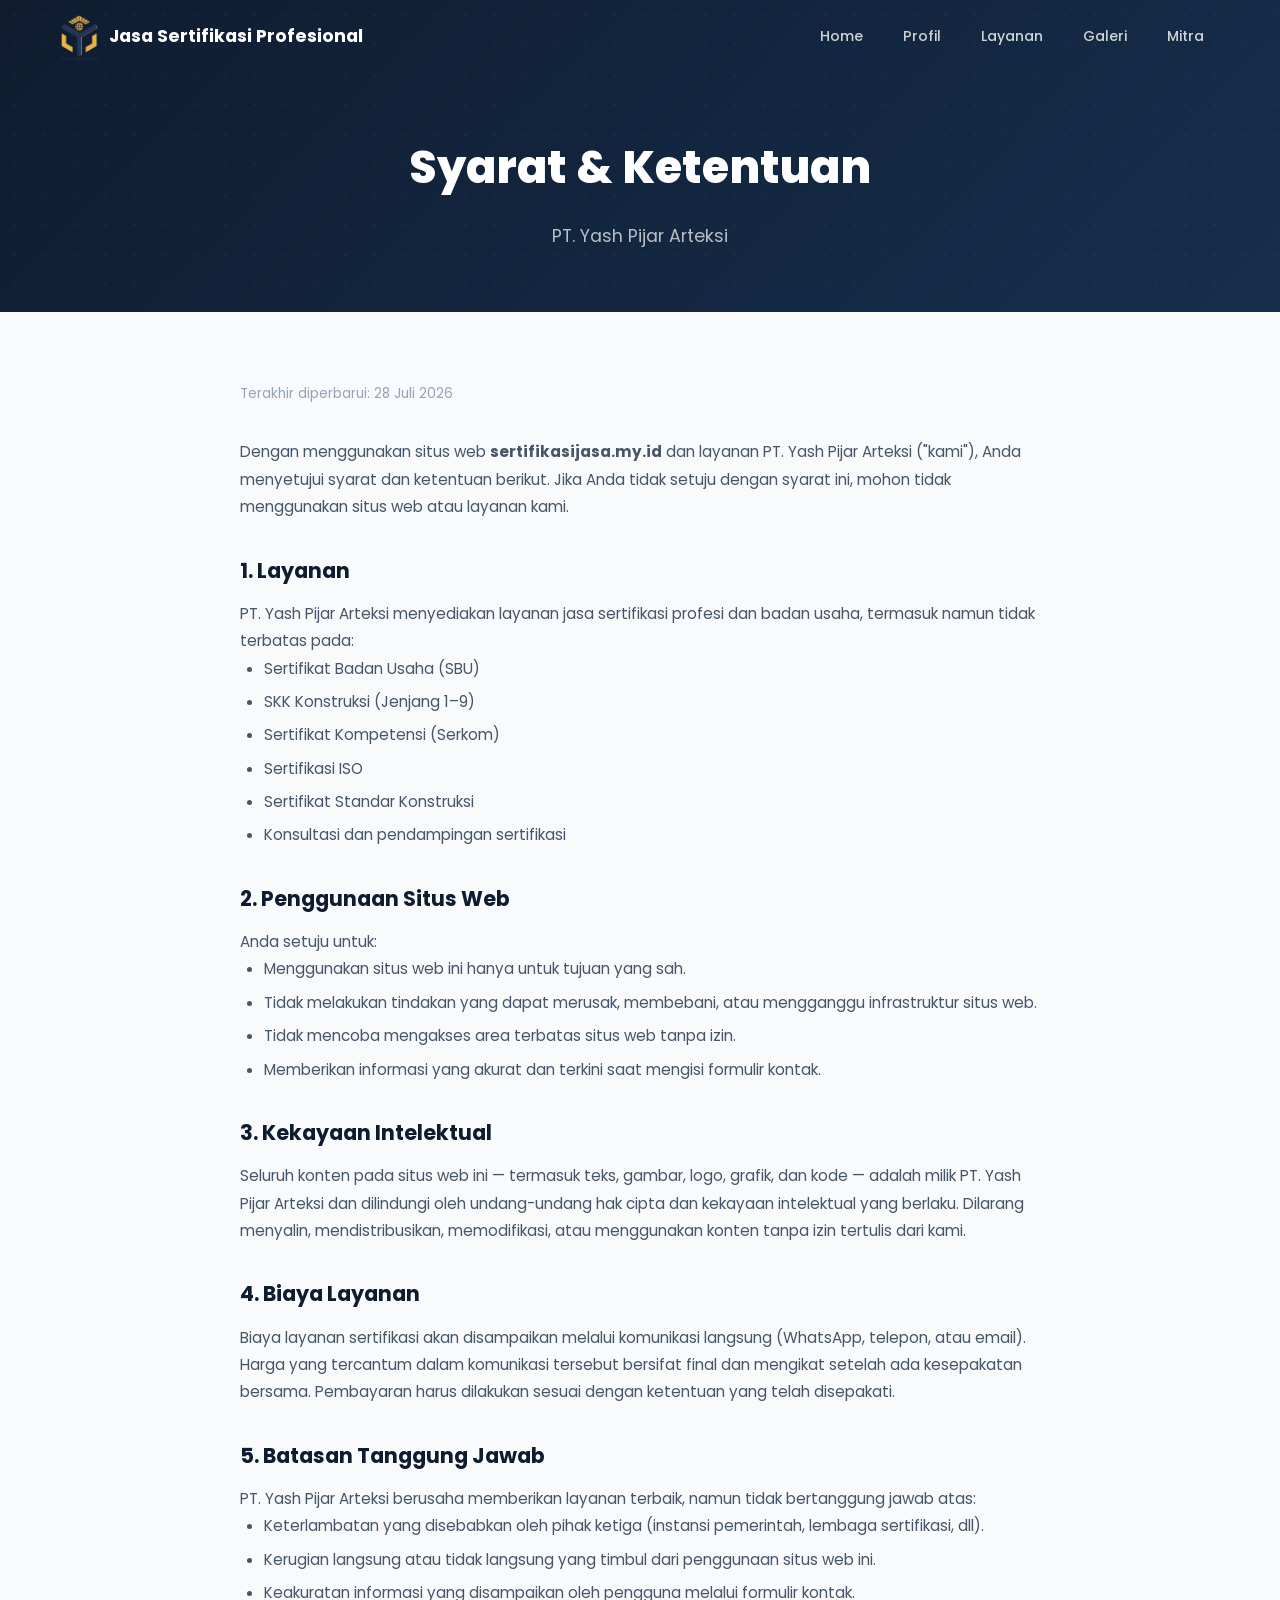
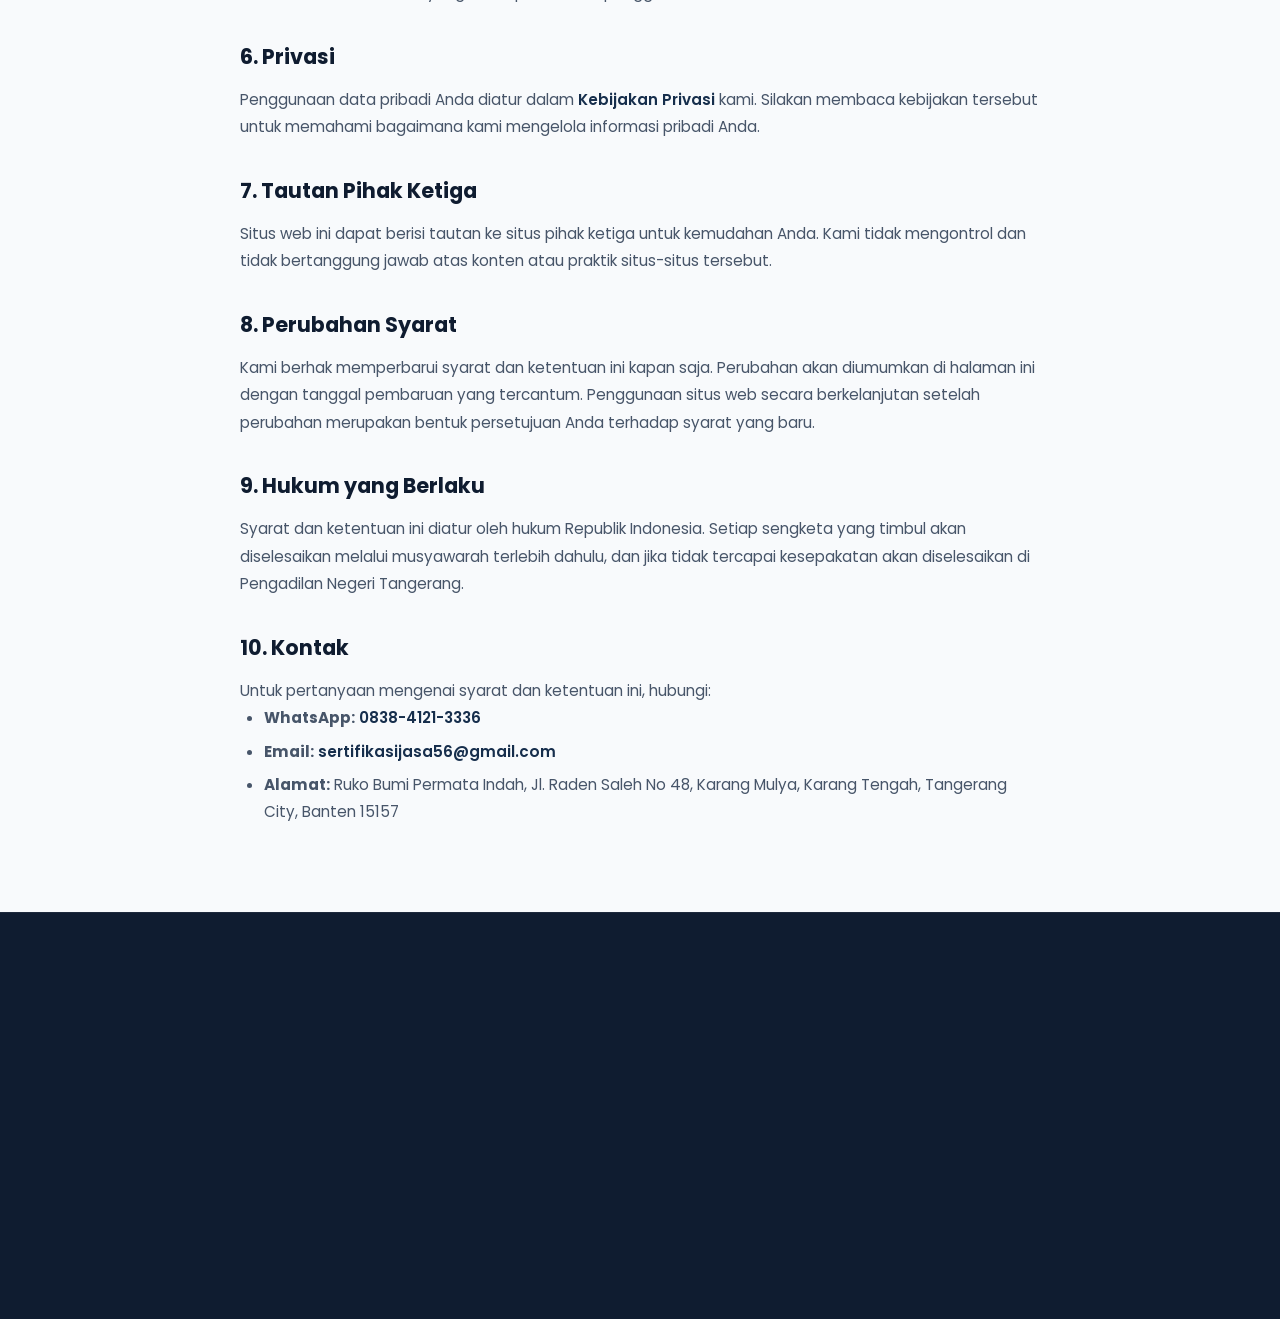
<file: terms.html>
<!DOCTYPE html>
<html lang="id">
<head>
  <meta charset="UTF-8">
  <meta name="viewport" content="width=device-width, initial-scale=1.0">
  <title>Syarat & Ketentuan | PT. Yash Pijar Arteksi</title>
  <meta name="description" content="Syarat dan ketentuan penggunaan layanan PT. Yash Pijar Arteksi — jasa sertifikasi profesi dan badan usaha.">
  <meta name="robots" content="index, follow">
  <link rel="canonical" href="https://sertifikasijasa.my.id/terms.html">
  <meta property="og:title" content="Syarat & Ketentuan | PT. Yash Pijar Arteksi">
  <meta property="og:description" content="Syarat dan ketentuan penggunaan layanan PT. Yash Pijar Arteksi.">
  <meta property="og:image" content="https://sertifikasijasa.my.id/assets/Logo/logo-pt-yash-pijar-arteksi-rev.png">
  <meta property="og:url" content="https://sertifikasijasa.my.id/terms.html">
  <meta property="og:type" content="website">
  <meta property="og:locale" content="id_ID">
  <meta name="twitter:card" content="summary_large_image">
  <meta name="twitter:title" content="Syarat & Ketentuan | PT. Yash Pijar Arteksi">
  <meta name="twitter:description" content="Syarat dan ketentuan penggunaan layanan PT. Yash Pijar Arteksi.">
  <meta name="twitter:image" content="https://sertifikasijasa.my.id/assets/Logo/logo-pt-yash-pijar-arteksi-rev.png">
  <link rel="icon" type="image/svg+xml" href="assets/Logo/logo-pt-yash-pijar-arteksi-rev.png">
    <link rel="preload" href="assets/fonts/poppins-400.woff2" as="font" type="font/woff2" crossorigin>
  <link rel="preload" href="assets/fonts/poppins-500.woff2" as="font" type="font/woff2" crossorigin>
  <link rel="preload" href="assets/fonts/poppins-600.woff2" as="font" type="font/woff2" crossorigin>
  <link rel="preload" href="assets/fonts/poppins-700.woff2" as="font" type="font/woff2" crossorigin>
  <link rel="preload" href="assets/fonts/poppins-800.woff2" as="font" type="font/woff2" crossorigin>
<link rel="stylesheet" href="css/fonts.css" media="print" onload="this.media='all'"><noscript><link rel="stylesheet" href="css/fonts.css"></noscript>
  <link rel="preconnect" href="https://cdnjs.cloudflare.com" crossorigin>
  <link rel="stylesheet" href="https://cdnjs.cloudflare.com/ajax/libs/font-awesome/6.5.0/css/all.min.css" media="print" onload="this.media='all'"><noscript><link rel="stylesheet" href="https://cdnjs.cloudflare.com/ajax/libs/font-awesome/6.5.0/css/all.min.css"></noscript>
  <style>*,::after,::before{margin:0;padding:0;box-sizing:border-box}:root{--primary:#0F1C30;--secondary:#162E4C;--accent:#F59E0B;--accent-hover:#d97706;--light:#F8FAFC;--text-dark:#1E293B;--text-light:#FFFFFF;--shadow-sm:0 1px 3px rgba(0, 0, 0, 0.1);--shadow-md:0 4px 20px rgba(0, 0, 0, 0.12);--shadow-lg:0 10px 40px rgba(0, 0, 0, 0.2);--radius-sm:8px;--radius-md:12px;--radius-lg:20px;--transition:0.3s cubic-bezier(0.4, 0, 0.2, 1);--font:'Poppins',sans-serif}html{scroll-behavior:smooth;font-size:16px;touch-action:pan-y}body{font-family:var(--font);color:var(--text-dark);background:var(--light);line-height:1.7;overflow-x:hidden}a{text-decoration:none;color:inherit}ul{list-style:none}img{max-width:100%;display:block}.container{max-width:1200px;margin:0 auto;padding:0 20px}.section-padding{padding:70px 0}.section-tag{display:inline-block;font-size:.8rem;font-weight:600;letter-spacing:2px;text-transform:uppercase;color:var(--accent);margin-bottom:12px}.section-title{font-size:2.2rem;font-weight:700;color:var(--primary);margin-bottom:16px;line-height:1.3}.section-subtitle{font-size:1.05rem;color:#475569;max-width:640px;margin:0 auto 50px auto;text-align:center}.text-center{text-align:center}.btn{display:inline-flex;align-items:center;gap:10px;padding:14px 32px;border-radius:50px;font-family:var(--font);font-size:.9rem;font-weight:600;border:none;cursor:pointer;transition:var(--transition);white-space:nowrap}.btn-primary{background:var(--accent);color:var(--primary)}.btn-primary:hover{background:var(--accent-hover);transform:translateY(-2px);box-shadow:0 8px 25px rgba(245,158,11,.35)}.btn-outline{background:0 0;color:var(--text-light);border:2px solid rgba(255,255,255,.3)}.btn-outline:hover{border-color:var(--accent);color:var(--accent);transform:translateY(-2px)}.btn-wa{background:#25d366;color:#fff}.btn-wa:hover{background:#1da851;transform:translateY(-2px);box-shadow:0 8px 25px rgba(37,211,102,.35)}.btn-lg{padding:18px 44px;font-size:1rem}.btn-pulse{animation:pulse 2s infinite}.navbar{position:fixed;top:0;left:0;right:0;z-index:1000;padding:14px 0;transition:var(--transition);background:0 0}.navbar.scrolled{background:rgba(15,28,48,.94);backdrop-filter:blur(16px);-webkit-backdrop-filter:blur(16px);border-bottom:1px solid rgba(255,255,255,.06);padding:10px 0}.navbar .container{display:flex;align-items:center;justify-content:space-between;flex-wrap:nowrap}.nav-logo{display:flex;align-items:center;gap:10px}.nav-logo-img{height:46px;width:auto;display:block}.nav-logo-text{color:var(--text-light);font-weight:700;font-size:1.1rem;white-space:nowrap}.nav-links{display:flex;align-items:center;gap:8px}.nav-links a{color:rgba(255,255,255,.8);padding:8px 16px;border-radius:8px;font-size:.88rem;font-weight:500;transition:var(--transition);position:relative}.nav-links a.active,.nav-links a:hover{color:var(--text-light);background:rgba(255,255,255,.08)}.nav-links a.active::after{content:'';position:absolute;bottom:2px;left:50%;transform:translateX(-50%);width:20px;height:3px;background:var(--accent);border-radius:2px}.nav-hamburger{display:none;flex-direction:column;gap:5px;cursor:pointer;padding:8px;background:rgba(255,255,255,.1);border:none;border-radius:8px;margin-left:8px}.nav-hamburger span{width:26px;height:2.5px;background:var(--text-light);border-radius:2px;transition:var(--transition)}.nav-hamburger.active span:first-child{transform:rotate(45deg) translate(5px,5px)}.nav-hamburger.active span:nth-child(2){opacity:0}.nav-hamburger.active span:nth-child(3){transform:rotate(-45deg) translate(5px,-5px)}.hero{min-height:100vh;background:linear-gradient(135deg,var(--primary) 0,var(--secondary) 60%,#12243c 100%);display:flex;align-items:center;position:relative;overflow:hidden;padding-top:80px}.hero::before{content:'';position:absolute;inset:0;pointer-events:none;z-index:0}.hero-stars{position:absolute;inset:0;pointer-events:none;z-index:0;overflow:hidden}.hero-stars span{position:absolute;width:2px;height:2px;background:#fff;border-radius:50%;animation:starTwinkle var(--dur,3s) ease-in-out infinite alternate;animation-delay:var(--delay, 0s);opacity:var(--star-op, .4)}.hero-stars span.bright{width:3px;height:3px;box-shadow:0 0 6px rgba(255,255,255,.5),0 0 12px rgba(255,255,255,.15)}@keyframes starTwinkle{0%{opacity:calc(var(--star-op, .4) * .15);transform:scale(.5)}100%{opacity:var(--star-op, .4);transform:scale(1.5)}}.hero-glow{position:absolute;border-radius:50%;pointer-events:none;z-index:0;opacity:.15;animation:glowDrift 12s ease-in-out infinite alternate}.hero-glow.g1{width:400px;height:400px;background:radial-gradient(circle,var(--accent),transparent);top:-5%;right:-5%;animation-delay:0s}.hero-glow.g3{width:250px;height:250px;background:radial-gradient(circle,#8b5cf6,transparent);top:40%;left:50%;animation-delay:-8s}@keyframes glowDrift{0%{transform:translate(0,0) scale(1)}33%{transform:translate(30px,-20px) scale(1.1)}66%{transform:translate(-20px,30px) scale(.9)}100%{transform:translate(15px,-15px) scale(1.05)}}.hero-particles{position:absolute;inset:0;overflow:hidden}.hero-particles span{position:absolute;width:6px;height:6px;background:rgba(245,158,11,.25);border-radius:50%;animation:float 8s infinite ease-in-out}.hero-particles span:first-child{top:15%;left:10%;animation-delay:0s}.hero-particles span:nth-child(2){top:30%;left:85%;animation-delay:1s;width:10px;height:10px}.hero-particles span:nth-child(3){top:70%;left:20%;animation-delay:2s}.hero-particles span:nth-child(4){top:55%;left:75%;animation-delay:3s;width:8px;height:8px}.hero-particles span:nth-child(5){top:85%;left:50%;animation-delay:4s}.hero-particles span:nth-child(6){top:20%;left:45%;animation-delay:.5s}@keyframes float{0%,100%{transform:translateY(0) scale(1);opacity:.4}50%{transform:translateY(-30px) scale(1.3);opacity:.8}}.hero .container{position:relative;z-index:2;text-align:center}.hero-badge{display:inline-flex;align-items:center;gap:8px;background:rgba(245,158,11,.12);border:1px solid rgba(245,158,11,.25);color:var(--accent);padding:8px 20px;border-radius:50px;font-size:.82rem;font-weight:500;margin-bottom:28px}.hero-title{font-size:3.5rem;font-weight:800;color:var(--text-light);line-height:1.15;margin-bottom:20px}.hero-title .highlight{background:linear-gradient(135deg,var(--accent),#fbbf24);-webkit-background-clip:text;-webkit-text-fill-color:transparent;background-clip:text}.hero-title .cursor{display:inline-block;width:3px;height:1em;background:var(--accent);margin-left:4px;animation:blink .8s infinite;vertical-align:text-bottom}@keyframes blink{0%,100%{opacity:1}50%{opacity:0}}.hero-subtitle{font-size:1.15rem;color:rgba(255,255,255,.7);max-width:620px;margin:0 auto 36px auto}.hero-actions{display:flex;align-items:center;justify-content:center;gap:16px;flex-wrap:wrap;margin-bottom:50px}.hero-stats{display:flex;justify-content:center;gap:40px;flex-wrap:wrap}.hero-stat{text-align:center}.hero-stat .number{font-size:2.5rem;font-weight:800;color:var(--accent);line-height:1.2}.hero-stat .label{font-size:.85rem;color:rgba(255,255,255,.6);font-weight:400}.hero-features{display:grid;grid-template-columns:repeat(4,1fr);gap:20px;margin-top:50px;max-width:900px;margin-left:auto;margin-right:auto}.hero-feature{background:rgba(255,255,255,.05);border:1px solid rgba(255,255,255,.08);border-radius:var(--radius-md);padding:20px;text-align:center;transition:var(--transition)}.hero-feature:hover{background:rgba(255,255,255,.1);transform:translateY(-4px)}.hero-feature .icon{font-size:1.5rem;color:var(--accent);margin-bottom:8px;min-height:1.7em}.hero-feature h4{color:var(--text-light);font-size:.8rem;font-weight:600;letter-spacing:.5px}@media (min-width:769px){.hero-features{gap:0}.hero-feature{border-right:1px solid rgba(255,255,255,.12);border-radius:0}.hero-feature:first-child{border-radius:var(--radius-md) 0 0 var(--radius-md)}.hero-feature:last-child{border-right:none;border-radius:0 var(--radius-md) var(--radius-md) 0}.footer-grid>*{border-right:1px solid rgba(255,255,255,.08);padding-right:40px}.footer-grid>:last-child{border-right:none}}.page-header{padding:130px 0 60px;background:linear-gradient(135deg,var(--primary) 0,var(--secondary) 100%);position:relative;overflow:hidden;text-align:center}.page-header::before{content:'';position:absolute;inset:0;background-image:radial-gradient(rgba(255,255,255,.04) 1px,transparent 1px);background-size:30px 30px}.page-header h1{font-size:2.8rem;font-weight:800;color:var(--text-light);margin-bottom:16px;position:relative;z-index:1}.page-header p{font-size:1.1rem;color:rgba(255,255,255,.7);max-width:600px;margin:0 auto;position:relative;z-index:1}.about-grid{display:grid;grid-template-columns:1fr 1fr;gap:60px;align-items:center}.about-content{position:relative;padding-left:24px}.about-content::before{content:'';position:absolute;left:0;top:0;width:4px;height:100%;background:linear-gradient(180deg,var(--accent),var(--accent-hover));border-radius:4px}.about-content>.section-tag{margin-bottom:8px}.about-content>.section-title{margin-bottom:20px}.about-content p{color:#475569;margin-bottom:20px;font-size:1rem;line-height:1.8}.about-content p strong{color:var(--primary)}.about-visual{display:grid;grid-template-columns:1fr 1fr;gap:16px}.about-card{background:var(--text-light);border-radius:var(--radius-md);padding:28px 24px;box-shadow:0 4px 20px rgba(21,45,107,.06);text-align:center;transition:all .3s ease;border:1px solid #e2e8f0}.about-card:hover{transform:translateY(-6px);box-shadow:0 8px 30px rgba(21,45,107,.1);border-color:var(--accent)}.about-card .icon{width:56px;height:56px;border-radius:16px;background:linear-gradient(135deg,rgba(245,158,11,.1),rgba(245,158,11,.05));display:flex;align-items:center;justify-content:center;font-size:1.4rem;color:var(--accent);margin:0 auto 14px;transition:all .3s ease}.about-card:hover .icon{background:linear-gradient(135deg,var(--accent),var(--accent-hover));color:#fff;transform:scale(1.1) rotate(-5deg)}.about-card h4{font-size:1rem;font-weight:700;color:var(--primary);margin-bottom:6px}.about-card p{font-size:.85rem;color:#475569;margin:0}.visi-misi-grid{display:grid;grid-template-columns:1fr 1fr;gap:40px}.misi-card,.visi-card{background:var(--text-light);border-radius:var(--radius-lg);padding:40px;box-shadow:0 4px 20px rgba(21,45,107,.06);border:1px solid #e2e8f0;transition:all .3s ease;position:relative;overflow:hidden}.misi-card::after,.visi-card::after{content:'';position:absolute;top:0;left:0;right:0;height:4px;border-radius:var(--radius-lg) var(--radius-lg) 0 0}.visi-card::after{background:linear-gradient(90deg,var(--secondary),#60a5fa)}.misi-card::after{background:linear-gradient(90deg,var(--accent),var(--accent-hover))}.misi-card:hover,.visi-card:hover{box-shadow:0 12px 40px rgba(21,45,107,.1);transform:translateY(-4px)}.misi-card .icon,.visi-card .icon{width:56px;height:56px;border-radius:16px;display:flex;align-items:center;justify-content:center;font-size:1.4rem;margin-bottom:20px}.visi-card .icon{background:linear-gradient(135deg,#dbeafe,#eff6ff);color:var(--secondary)}.misi-card .icon{background:linear-gradient(135deg,#fef3c7,#fffbeb);color:var(--accent-hover)}.misi-card h3,.visi-card h3{font-size:1.4rem;font-weight:700;color:var(--primary);margin-bottom:14px}.visi-card p{color:#475569;font-style:italic;font-size:1rem}.misi-card ul{display:flex;flex-direction:column;gap:14px}.misi-card ul li{display:flex;align-items:flex-start;gap:12px;color:#475569;font-size:.95rem}.misi-card ul li i{color:var(--accent);margin-top:4px;flex-shrink:0}.keypoints-grid{display:grid;grid-template-columns:repeat(4,1fr);gap:24px}.keypoint-card{background:var(--text-light);border-radius:var(--radius-md);padding:32px 24px;text-align:center;box-shadow:0 4px 20px rgba(21,45,107,.06);border:1px solid #e2e8f0;transition:all .3s ease;position:relative}.keypoint-card:hover{transform:translateY(-8px);box-shadow:0 12px 40px rgba(21,45,107,.1);border-color:var(--accent)}.keypoint-card .icon{width:64px;height:64px;border-radius:50%;background:linear-gradient(135deg,rgba(245,158,11,.1),rgba(245,158,11,.05));display:flex;align-items:center;justify-content:center;font-size:1.5rem;color:var(--accent);margin:0 auto 16px;transition:var(--transition)}.keypoint-card:hover .icon{background:linear-gradient(135deg,var(--accent),var(--accent-hover));color:#fff;transform:scale(1.1)}.keypoint-card h4{font-size:1rem;font-weight:700;color:var(--primary);margin-bottom:8px}.keypoint-card p{font-size:.85rem;color:#475569}.services-list{display:flex;flex-direction:column;gap:40px;max-width:960px;margin:0 auto}.service-item{display:flex;align-items:center;gap:40px;background:var(--text-light);border-radius:var(--radius-lg);padding:0;box-shadow:0 8px 30px rgba(21,45,107,.06);transition:var(--transition);overflow:hidden}.service-item:hover{box-shadow:0 12px 40px rgba(21,45,107,.1);transform:translateY(-4px)}.service-item-img{flex:0 0 280px;height:280px;overflow:hidden}.service-item-img img{width:100%;height:100%;object-fit:cover;display:block;transition:var(--transition)}.service-item:hover .service-item-img img{transform:scale(1.05)}.service-item-body{flex:1;padding:32px 32px 32px 0}.service-item-reverse{flex-direction:row-reverse}.service-item-reverse .service-item-body{padding:32px 0 32px 32px}.service-item-header{display:flex;align-items:center;gap:16px;margin-bottom:16px}.service-item-num{flex-shrink:0;width:48px;height:48px;border-radius:12px;background:linear-gradient(135deg,var(--accent),var(--accent-hover));color:#fff;display:flex;align-items:center;justify-content:center;font-size:1rem;font-weight:800}.service-item-header h3{font-size:1.2rem;font-weight:700;color:var(--primary);line-height:1.3}.service-item-desc{color:#475569;font-size:.92rem;line-height:1.7;margin-bottom:20px}.service-item-tags{display:flex;flex-wrap:wrap;gap:8px}.service-item-tags span{background:linear-gradient(135deg,rgba(245,158,11,.08),rgba(245,158,11,.03));color:#92400e;padding:6px 16px;border-radius:20px;font-size:.8rem;font-weight:600;transition:var(--transition)}.service-item-tags span:hover{background:linear-gradient(135deg,var(--accent),var(--accent-hover));color:#fff;transform:translateY(-2px)}@media (max-width:768px){.services-list{gap:28px}.service-item{flex-direction:column;gap:0}.service-item-reverse{flex-direction:column}.service-item-img{flex:none;width:100%;height:200px}.service-item-body{padding:24px 20px}.service-item-reverse .service-item-body{padding:24px 20px}.service-item-header{gap:12px}.service-item-num{width:40px;height:40px;font-size:.85rem}.service-item-header h3{font-size:1rem}.service-item-desc{font-size:.85rem}.service-item-tags span{font-size:.75rem;padding:4px 12px}}@media (max-width:480px){.services-list{gap:20px}.service-item-img{height:160px}.service-item-body{padding:20px 16px}.service-item-reverse .service-item-body{padding:20px 16px}.service-item-header{flex-direction:column;align-items:flex-start;gap:8px}.service-item-num{width:36px;height:36px;font-size:.8rem}.service-item-header h3{font-size:.92rem}.service-item-desc{font-size:.82rem}.service-item-tags span{font-size:.72rem;padding:4px 10px}}.services-grid.scroll-x{display:flex;gap:20px;overflow-x:auto;scroll-snap-type:x mandatory;flex-wrap:nowrap;touch-action:pan-x;padding:0 52px;-ms-overflow-style:none;scrollbar-width:none}.services-grid.scroll-x::-webkit-scrollbar{display:none}.services-grid.scroll-x>*{flex:0 0 calc(100% / 3);scroll-snap-align:center}.service-card{background:var(--text-light);border-radius:var(--radius-md);padding:32px 24px;text-align:center;box-shadow:var(--shadow-sm);border:1px solid #e2e8f0;transition:var(--transition);position:relative;overflow:hidden}.service-card::before{content:'';position:absolute;top:0;left:0;right:0;height:4px;background:linear-gradient(90deg,var(--accent),var(--accent-hover));transform:scaleX(0);transition:var(--transition)}.service-card:hover::before{transform:scaleX(1)}.service-card:hover{transform:translateY(-8px);box-shadow:var(--shadow-md)}.service-card .icon{width:60px;height:60px;border-radius:16px;background:linear-gradient(135deg,rgba(245,158,11,.1),rgba(245,158,11,.05));display:flex;align-items:center;justify-content:center;font-size:1.4rem;color:var(--accent);margin:0 auto 18px;transition:var(--transition)}.service-card:hover .icon{background:linear-gradient(135deg,var(--accent),var(--accent-hover));color:#fff}.mitra-card-icon{background:var(--text-light)!important;border:1px solid #e2e8f0;overflow:hidden}.mitra-card-icon img{width:36px;height:36px;object-fit:contain;transition:var(--transition)}.service-card:hover .mitra-card-icon img{transform:scale(1.15)}.service-card:hover .mitra-card-icon{background:var(--text-light)!important;border-color:var(--accent);box-shadow:0 0 0 3px rgba(245,158,11,.15)}.service-card h4{font-size:1rem;font-weight:700;color:var(--primary);margin-bottom:10px}.service-card p{font-size:.85rem;color:#475569}.badge-grid{display:grid;grid-template-columns:repeat(4,1fr);gap:14px}.badge-item{background:var(--text-light);border:1px solid #e2e8f0;border-radius:var(--radius-sm);padding:16px 12px;text-align:center;font-size:.78rem;font-weight:600;color:var(--text-dark);transition:var(--transition);cursor:default;box-shadow:var(--shadow-sm)}.badge-item:hover{transform:scale(1.05);border-color:var(--accent);box-shadow:0 8px 25px rgba(245,158,11,.2);color:var(--accent);background:#fffbeb}.badge-item i{display:block;font-size:1.2rem;margin-bottom:6px;color:var(--primary)}.mitra-badge-grid{max-width:800px;margin:0 auto}.mitra-badge{display:flex;flex-direction:column;align-items:center;gap:8px;padding:20px 12px}.mitra-badge img{width:50px;height:50px;object-fit:contain;border-radius:50%;background:#f8fafc;padding:6px;box-shadow:0 2px 8px rgba(21,45,107,.06);transition:var(--transition)}.mitra-badge:hover img{transform:scale(1.15);box-shadow:0 4px 16px rgba(245,158,11,.2)}.mitra-badge span{font-size:.78rem;font-weight:600;color:var(--text-dark)}.layanan-badge .badge-item{cursor:pointer;padding:18px 10px;font-size:.75rem}@media (max-width:480px){.layanan-badge{grid-template-columns:repeat(3,1fr);gap:4px}.layanan-badge .badge-item{padding:8px 4px;font-size:.65rem}}@media (max-width:380px){.layanan-badge{grid-template-columns:repeat(2,1fr);gap:4px}.layanan-badge .badge-item{padding:6px 3px;font-size:.6rem}}.mitra-grid{display:grid;grid-template-columns:repeat(5,1fr);gap:20px}.carousel-scroll{position:relative;display:flex;align-items:center}.carousel-scroll .scroll-x{flex:1}.carousel-btn{display:flex;position:absolute;top:50%;transform:translateY(-50%);z-index:3;width:36px;height:36px;border-radius:50%;border:2px solid #e2e8f0;background:var(--text-light);color:var(--primary);font-size:.9rem;cursor:pointer;align-items:center;justify-content:center;transition:var(--transition);box-shadow:var(--shadow-sm)}.carousel-btn.prev{left:-6px}.carousel-btn.next{right:-6px}.carousel-btn:hover{border-color:var(--accent);color:var(--accent);box-shadow:0 4px 15px rgba(245,158,11,.2)}@media (max-width:768px){.carousel-btn{left:4px;right:auto}.carousel-btn.next{left:auto;right:4px}.carousel-scroll .scroll-x{gap:12px;padding:8px 48px}.carousel-scroll .scroll-x>*{flex:0 0 85%}.services-grid.scroll-x{gap:12px;padding:0 48px}.services-grid.scroll-x>*{flex:0 0 85%}#institusiGrid.scroll-x{display:flex;gap:12px;overflow-x:auto;flex-wrap:nowrap;touch-action:pan-x;padding:0 48px}#institusiGrid.scroll-x>*{flex:0 0 100%;scroll-snap-align:center}}@media (max-width:480px){.carousel-btn{width:30px;height:30px;font-size:.75rem;left:2px}.carousel-btn.next{left:auto;right:2px}.carousel-scroll .scroll-x>*,.services-grid.scroll-x>*{flex:0 0 88%}#institusiGrid.scroll-x>*{flex:0 0 100%}.carousel-scroll .scroll-x{padding:8px 38px}.services-grid.scroll-x{padding:0 38px}#institusiGrid.scroll-x{padding:0 38px}}.gallery-grid{display:grid;grid-template-columns:repeat(4,1fr);gap:16px}.gallery-note{display:flex;align-items:flex-start;gap:14px;margin:-12px auto 32px;max-width:620px;background:linear-gradient(135deg,#f8fafc 0,#eff6ff 100%);border:1px solid #dbeafe;border-left:4px solid var(--accent);border-radius:var(--radius-md);padding:16px 22px;box-shadow:0 2px 8px rgba(245,158,11,.06)}.gallery-note i{color:#fff;font-size:.8rem;margin-top:2px;flex-shrink:0;background:var(--accent);width:22px;height:22px;border-radius:50%;display:flex;align-items:center;justify-content:center}.gallery-note span{font-size:.85rem;color:#475569;line-height:1.7}.gallery-item{border-radius:var(--radius-md);overflow:hidden;box-shadow:0 4px 16px rgba(21,45,107,.06);transition:all .4s cubic-bezier(.34, 1.56, .64, 1);aspect-ratio:1;position:relative;cursor:pointer;border:1px solid #eef2f6}.gallery-item::after{content:'\f00e';font-family:'Font Awesome 6 Free';font-weight:900;position:absolute;top:50%;left:50%;transform:translate(-50%,-50%) scale(0);font-size:1.3rem;color:#fff;background:linear-gradient(135deg,var(--accent),#fbbf24);width:50px;height:50px;border-radius:50%;display:flex;align-items:center;justify-content:center;transition:transform .35s cubic-bezier(.34, 1.56, .64, 1),background .2s ease;z-index:2;pointer-events:none;box-shadow:0 4px 16px rgba(245,158,11,.3)}.gallery-item:hover::after{transform:translate(-50%,-50%) scale(1)}.gallery-item:hover{box-shadow:0 12px 36px rgba(21,45,107,.12);transform:translateY(-4px) scale(1.02);border-color:#fde68a}.gallery-item img{width:100%;height:100%;object-fit:cover;display:block;transition:var(--transition)}.gallery-item:hover img{transform:scale(1.08)}@media (max-width:768px){.gallery-grid{grid-template-columns:repeat(2,1fr);gap:8px}}@media (max-width:480px){.gallery-grid{grid-template-columns:repeat(2,1fr);gap:6px}}.lightbox-overlay{position:fixed;top:0;left:0;width:100%;height:100%;background:rgba(0,0,0,.85);z-index:9999;display:flex;align-items:center;justify-content:center;opacity:0;pointer-events:none;transition:opacity .3s ease}.lightbox-overlay.active{opacity:1;pointer-events:auto}.lightbox-content{position:relative;max-width:720px;width:90%;background:#fff;border-radius:var(--radius-lg);overflow:hidden;box-shadow:0 24px 64px rgba(0,0,0,.3)}.lightbox-img{width:100%;display:block;max-height:60vh;object-fit:contain;background:#f1f5f9}.lightbox-desc{padding:20px 24px 24px;font-size:.85rem;color:#475569;line-height:1.7;background:#fff}.lightbox-close{position:absolute;top:12px;right:14px;width:36px;height:36px;border-radius:50%;border:none;background:rgba(0,0,0,.5);color:#fff;font-size:1.4rem;cursor:pointer;display:flex;align-items:center;justify-content:center;transition:background .2s ease;line-height:1}.lightbox-close:hover{background:rgba(0,0,0,.75)}.mitra-card{background:var(--text-light);border-radius:var(--radius-md);padding:32px 16px;text-align:center;transition:var(--transition);box-shadow:0 6px 24px rgba(21,45,107,.06);display:flex;flex-direction:column;align-items:center;cursor:pointer;position:relative;border:1px solid #eef2f6;overflow:hidden}.mitra-card:hover{transform:translateY(-6px);box-shadow:0 12px 36px rgba(21,45,107,.1)}.mitra-card h4{font-size:.95rem;font-weight:700;color:var(--primary);margin-top:12px;margin-bottom:4px}.mitra-card p{font-size:.78rem;color:#94a3b8;max-width:100%}.mitra-card::before{content:'';position:absolute;top:0;left:0;right:0;height:3px;background:linear-gradient(90deg,var(--accent),#fbbf24);opacity:0;transition:opacity .3s ease}.mitra-card:hover::before{opacity:1}.mitra-card:hover{border-color:#fde68a}.mitra-closing{padding:16px 0 0}.mitra-closing-box{max-width:620px;margin:0 auto 32px;background:linear-gradient(135deg,#f8fafc 0,#eff6ff 100%);border:1px solid #dbeafe;border-left:4px solid var(--accent);border-radius:var(--radius-md);padding:14px 20px;display:flex;align-items:flex-start;gap:10px;box-shadow:0 2px 8px rgba(245,158,11,.06)}.mitra-closing-icon{width:22px;height:22px;border-radius:50%;background:var(--accent);display:flex;align-items:center;justify-content:center;flex-shrink:0;font-size:.72rem;color:#fff;margin-top:3px}.mitra-closing-box p{font-size:.85rem;color:#475569;line-height:1.6;margin:0}.mitra-modal{position:fixed;top:0;left:0;width:100%;height:100%;background:rgba(15,23,42,.65);backdrop-filter:blur(4px);z-index:9998;display:flex;align-items:center;justify-content:center;opacity:0;pointer-events:none;transition:opacity .3s ease}.mitra-modal.active{opacity:1;pointer-events:auto}.mitra-modal-content{background:#fff;border-radius:var(--radius-lg);max-width:480px;width:88%;box-shadow:0 8px 24px rgba(15,23,42,.08),0 24px 64px rgba(15,23,42,.16);position:relative;overflow:hidden;transform:translateY(12px) scale(.97);transition:transform .35s cubic-bezier(.34, 1.56, .64, 1)}.mitra-modal.active .mitra-modal-content{transform:translateY(0) scale(1)}.mitra-modal-header{background:linear-gradient(135deg,var(--primary),#1e40af);padding:24px 32px 20px;text-align:center;position:relative}.mitra-modal-header h3{font-size:1.25rem;font-weight:700;color:#fff;margin-bottom:2px}.mitra-modal-header .mitra-modal-sub{font-size:.82rem;color:rgba(255,255,255,.7);display:block}.mitra-modal-close{position:absolute;top:12px;right:14px;width:30px;height:30px;border-radius:50%;border:none;background:rgba(255,255,255,.2);color:#fff;font-size:1.2rem;cursor:pointer;display:flex;align-items:center;justify-content:center;transition:background .2s ease;z-index:2;line-height:1}.mitra-modal-close:hover{background:rgba(255,255,255,.35)}.mitra-modal-body{padding:32px 32px 36px;display:flex;flex-direction:column;align-items:center}.mitra-modal-logo{width:104px;height:104px;border-radius:50%;border:4px solid #e2e8f0;display:flex;align-items:center;justify-content:center;overflow:hidden;margin:-64px auto 0;background:#fff;box-shadow:0 4px 16px rgba(21,45,107,.1);position:relative;z-index:1}.mitra-modal-logo img{width:100%;height:100%;object-fit:contain;padding:12px}.mitra-modal-body p{font-size:.88rem;color:#475569;line-height:1.8;text-align:left;margin-top:20px;padding-top:20px;border-top:1px solid #f1f5f9}.mitra-slider{position:relative;max-width:960px;margin:48px auto 0;overflow:hidden;padding:0 52px}.mitra-slider-track{display:flex;transition:transform .5s cubic-bezier(.25, .46, .45, .94)}.mitra-slide{flex:0 0 100%;display:flex;flex-direction:column;align-items:center;justify-content:center;text-align:center;padding:40px 24px;box-sizing:border-box}.mitra-slide-logo{width:120px;height:120px;border-radius:50%;background:var(--text-light);box-shadow:0 6px 24px rgba(21,45,107,.06);display:flex;align-items:center;justify-content:center;padding:20px;margin-bottom:20px;transition:transform .3s ease,box-shadow .3s ease}.mitra-slide:hover .mitra-slide-logo{transform:translateY(-6px) scale(1.05);box-shadow:0 12px 36px rgba(21,45,107,.12)}.mitra-slide-logo img{max-width:100%;max-height:100%;object-fit:contain}.mitra-slide h4{font-size:1.05rem;font-weight:700;color:var(--primary);margin-bottom:6px}.mitra-slide p{font-size:.85rem;color:#94a3b8;max-width:260px;line-height:1.4}.mitra-slider-btn{position:absolute;top:50%;transform:translateY(-50%);z-index:3;width:40px;height:40px;border-radius:50%;border:2px solid #e2e8f0;background:var(--text-light);color:var(--primary);font-size:1rem;cursor:pointer;display:flex;align-items:center;justify-content:center;transition:all .3s ease;box-shadow:0 2px 12px rgba(21,45,107,.08)}.mitra-slider-btn:hover{border-color:var(--accent);color:var(--accent);box-shadow:0 4px 16px rgba(245,158,11,.2)}.mitra-slider-prev{left:4px}.mitra-slider-next{right:4px}.mitra-slider-dots{display:flex;justify-content:center;gap:8px;margin-top:20px}.mitra-slider-dots .dot{width:10px;height:10px;border-radius:50%;border:none;background:#cbd5e1;cursor:pointer;transition:all .3s ease;padding:0}.mitra-slider-dots .dot.active{background:var(--primary);transform:scale(1.25)}@media (min-width:769px){.mitra-slider{padding:0 60px}.mitra-slide{flex:0 0 calc(100% / 3)}}@media (max-width:768px){.mitra-slider-btn{width:36px;height:36px;font-size:.9rem}.mitra-slider-dots{display:none}}@media (max-width:480px){.mitra-slider{padding:0 36px}.mitra-slider-btn{width:32px;height:32px;font-size:.8rem}.mitra-slider-prev{left:0}.mitra-slider-next{right:0}.mitra-slide-logo{width:100px;height:100px;padding:16px}}.location-info{display:grid;grid-template-columns:1fr 1.5fr;gap:40px;align-items:start}.location-detail{background:var(--text-light);border-radius:var(--radius-md);padding:32px;box-shadow:var(--shadow-sm);border:1px solid #e2e8f0}.location-detail h3{font-size:1.2rem;font-weight:700;color:var(--primary);margin-bottom:16px}.location-detail .info-item{display:flex;gap:14px;margin-bottom:18px;align-items:flex-start}.location-detail .info-item i{color:var(--accent);font-size:1.1rem;margin-top:4px;width:20px;text-align:center}.location-detail .info-item p{color:#475569;font-size:.92rem}.location-map{border-radius:var(--radius-md);overflow:hidden;box-shadow:var(--shadow-sm);border:1px solid #e2e8f0}.location-map iframe{width:100%;height:320px;display:block;border:none}.cta-section{background:linear-gradient(135deg,var(--secondary) 0,var(--primary) 100%);text-align:center;position:relative;overflow:hidden}.cta-section::before{content:'';position:absolute;inset:0;background-image:radial-gradient(rgba(245,158,11,.06) 1px,transparent 1px);background-size:24px 24px}.cta-section .container{position:relative;z-index:1}.cta-section h2{font-size:2.2rem;font-weight:800;color:var(--text-light);margin-bottom:12px}.cta-section h2 span{background:linear-gradient(135deg,var(--accent),#fbbf24);-webkit-background-clip:text;-webkit-text-fill-color:transparent;background-clip:text}.cta-section p{color:rgba(255,255,255,.7);margin-bottom:32px;font-size:1.05rem}#institusiGrid{display:flex;flex-wrap:wrap;justify-content:center;gap:20px}#institusiGrid .mitra-card{flex:0 0 calc(25% - 20px);max-width:calc(25% - 20px);padding:24px 16px;min-height:200px;justify-content:center}#institusiGrid .logo-wrap{width:80px;height:80px;border-radius:50%;display:flex;align-items:center;justify-content:center;margin:0 auto 16px;overflow:hidden;background:#fff;border:2px solid #e2e8f0;transition:var(--transition)}#institusiGrid .mitra-card:hover .logo-wrap{border-color:var(--accent);box-shadow:0 4px 20px rgba(245,158,11,.2)}#institusiGrid .logo-wrap img{width:100%;height:100%;object-fit:contain;padding:8px}#institusiGrid .mitra-card h4{font-size:.9rem}#institusiGrid .mitra-card p{font-size:.75rem}@media (max-width:1024px){#institusiGrid .mitra-card{flex:0 0 calc(33.33% - 20px);max-width:calc(33.33% - 20px);min-height:180px}}@media (max-width:600px){#institusiGrid{gap:12px}#institusiGrid .mitra-card{flex:0 0 calc(50% - 12px);max-width:calc(50% - 12px);padding:16px 10px;min-height:150px}#institusiGrid .mitra-card:last-child{margin:0 auto}#institusiGrid .logo-wrap{width:56px;height:56px;margin-bottom:10px}#institusiGrid .logo-wrap img{padding:5px}#institusiGrid .mitra-card h4{font-size:.78rem}#institusiGrid .mitra-card p{font-size:.65rem}}@media (max-width:380px){#institusiGrid{gap:10px}#institusiGrid .mitra-card{flex:0 0 calc(50% - 10px);max-width:calc(50% - 10px);padding:12px 6px;min-height:130px}#institusiGrid .mitra-card:last-child{margin:0 auto}#institusiGrid .logo-wrap{width:46px;height:46px;margin-bottom:8px}#institusiGrid .logo-wrap img{padding:4px}#institusiGrid .mitra-card h4{font-size:.7rem}#institusiGrid .mitra-card p{font-size:.6rem}}.section-ringkasan{padding:0 0 32px}.section-badge{padding:40px 0}.section-badge-alt{padding:40px 0;background:#f1f5f9}.badge-grid-ringkasan{display:grid;grid-template-columns:repeat(5,1fr);gap:14px;max-width:900px;margin:24px auto 0}.page-section-header .section-subtitle{margin-bottom:0}@media (max-width:768px){.section-ringkasan{padding:0 0 16px}.section-badge{padding:24px 0}.section-badge-alt{padding:24px 0}.badge-grid-ringkasan{grid-template-columns:repeat(3,1fr);gap:6px}}@media (max-width:480px){.section-ringkasan{padding:0 0 12px}.section-badge{padding:16px 0}.section-badge-alt{padding:16px 0}.badge-grid-ringkasan{grid-template-columns:repeat(3,1fr);gap:4px}.badge-grid-ringkasan .badge-item{padding:6px 4px;font-size:.65rem}}@media (max-width:380px){.section-ringkasan{padding:0 0 8px}.section-badge{padding:12px 0}.section-badge-alt{padding:12px 0}.badge-grid-ringkasan{grid-template-columns:repeat(3,1fr);gap:3px}.badge-grid-ringkasan .badge-item{padding:4px 3px;font-size:.58rem}}.legal-content{max-width:800px;margin:0 auto}.legal-content h2{font-size:1.3rem;color:var(--primary);margin:32px 0 12px}.legal-content li,.legal-content p{color:#475569;font-size:.95rem;line-height:1.8}.legal-content ul{list-style:disc;padding-left:24px;margin-bottom:16px}.legal-content ul li{margin-bottom:6px}.legal-content .updated{color:#94a3b8;font-size:.85rem;margin-bottom:32px}.footer{background:var(--primary);color:rgba(255,255,255,.7);padding:60px 0 30px;border-top:1px solid rgba(255,255,255,.06)}.footer-grid{display:grid;grid-template-columns:2fr 1fr 1fr 1.2fr;gap:40px;margin-bottom:40px}.footer-brand h3{font-size:1.2rem;font-weight:700;color:var(--text-light);margin-bottom:12px}.footer-brand p{font-size:.88rem;line-height:1.7;max-width:320px}.footer-col h4{font-size:.9rem;font-weight:700;color:var(--text-light);margin-bottom:18px;text-transform:uppercase;letter-spacing:1px}.footer-col ul li{margin-bottom:10px}.footer-col ul li a{font-size:.88rem;transition:var(--transition);display:inline-flex;align-items:center;gap:6px}.footer-col ul li a:hover{color:var(--accent);padding-left:4px}.footer-bottom{border-top:1px solid rgba(255,255,255,.06);padding-top:24px;display:flex;justify-content:center;align-items:center;flex-wrap:wrap;gap:12px;font-size:.84rem}.footer-socials{display:flex;gap:12px}.footer-socials a{width:38px;height:38px;border-radius:50%;background:rgba(255,255,255,.06);display:flex;align-items:center;justify-content:center;font-size:.95rem;transition:var(--transition)}.footer-socials a:hover{background:var(--accent);color:var(--primary);transform:translateY(-3px)}.modal-overlay{position:fixed;inset:0;z-index:9999;background:rgba(0,0,0,.6);backdrop-filter:blur(6px);display:none;align-items:center;justify-content:center;padding:20px}.modal-overlay.active{display:flex}.modal{background:var(--text-light);border-radius:var(--radius-lg);width:100%;max-width:480px;padding:40px 36px 32px;position:relative;box-shadow:var(--shadow-lg);animation:modalIn .3s ease}@keyframes modalIn{from{opacity:0;transform:scale(.92) translateY(20px)}to{opacity:1;transform:scale(1) translateY(0)}}.modal-close{position:absolute;top:16px;right:16px;width:36px;height:36px;border-radius:50%;border:none;background:#f1f5f9;color:#475569;font-size:1.1rem;cursor:pointer;display:flex;align-items:center;justify-content:center;transition:var(--transition)}.modal-close:hover{background:#e2e8f0;color:var(--text-dark)}.modal-icon{width:56px;height:56px;border-radius:16px;background:linear-gradient(135deg,rgba(245,158,11,.12),rgba(245,158,11,.06));display:flex;align-items:center;justify-content:center;font-size:1.4rem;color:var(--accent);margin-bottom:16px}.modal h3{font-size:1.3rem;font-weight:700;color:var(--primary);margin-bottom:6px}.modal .modal-service-name{font-size:.9rem;color:#475569;margin-bottom:24px}.modal-form{display:flex;flex-direction:column;gap:16px}.form-group{display:flex;flex-direction:column;gap:6px}.form-group label{font-size:.82rem;font-weight:600;color:var(--text-dark)}.form-group input{padding:12px 16px;border:1.5px solid #e2e8f0;border-radius:var(--radius-sm);font-family:var(--font);font-size:.92rem;color:var(--text-dark);transition:var(--transition);background:var(--light)}.form-group input:focus{outline:0;border-color:var(--accent);box-shadow:0 0 0 3px rgba(245,158,11,.12);background:#fff}.modal-form .btn{width:100%;justify-content:center;margin-top:4px;padding:14px}.badge-item,.service-card{cursor:pointer}.reveal{opacity:0;transform:translateY(30px);transition:opacity .7s ease,transform .7s ease}.reveal.visible{opacity:1;transform:translateY(0)}@keyframes pulse{0%{box-shadow:0 0 0 0 rgba(37,211,102,.5)}70%{box-shadow:0 0 0 16px rgba(37,211,102,0)}100%{box-shadow:0 0 0 0 rgba(37,211,102,0)}}.wa-modal-overlay{position:fixed;inset:0;z-index:10002;background:rgba(0,0,0,.6);backdrop-filter:blur(6px);-webkit-backdrop-filter:blur(6px);display:none;align-items:center;justify-content:center;padding:20px}.wa-modal-overlay.active{display:flex}.wa-modal-content{background:#fff;border-radius:var(--radius-lg);width:100%;max-width:500px;padding:36px 32px 28px;position:relative;box-shadow:0 20px 60px rgba(21,45,107,.3);animation:modalIn .3s ease;max-height:90vh;overflow-y:auto}.wa-modal-close{position:absolute;top:16px;right:16px;width:36px;height:36px;border-radius:50%;border:none;background:#f1f5f9;color:#475569;font-size:1.2rem;cursor:pointer;display:flex;align-items:center;justify-content:center;transition:var(--transition)}.wa-modal-close:hover{background:#e2e8f0;color:var(--text-dark)}.wa-modal-icon{width:56px;height:56px;border-radius:16px;background:linear-gradient(135deg,rgba(37,211,102,.12),rgba(37,211,102,.06));display:flex;align-items:center;justify-content:center;font-size:1.5rem;color:#25d366;margin-bottom:16px}.wa-modal-content h3{font-size:1.3rem;font-weight:700;color:var(--primary);margin-bottom:4px}.wa-modal-desc{font-size:.88rem;color:#475569;margin-bottom:22px}.required{color:#ef4444}.optional{color:#94a3b8;font-weight:400}.field-hint{display:block;font-size:.75rem;color:#94a3b8;margin-top:4px}.tujuan-options{display:flex;gap:10px;flex-wrap:wrap}.tujuan-chip{flex:1;min-width:140px;cursor:pointer}.tujuan-chip input{position:absolute;opacity:0;pointer-events:none}.tujuan-chip span{display:flex;align-items:center;justify-content:center;gap:6px;padding:12px 16px;border:2px solid #e2e8f0;border-radius:12px;font-size:.85rem;font-weight:500;color:#475569;transition:var(--transition);text-align:center;line-height:1.3}.tujuan-chip input:checked+span{border-color:var(--accent);background:#fffbeb;color:var(--primary)}.tujuan-chip span:hover{border-color:var(--accent)}.service-selector{max-height:200px;overflow-y:auto;border:1.5px solid #e2e8f0;border-radius:var(--radius-sm);padding:10px 12px;background:var(--light)}.service-selector::-webkit-scrollbar{width:4px}.service-selector::-webkit-scrollbar-thumb{background:#cbd5e1;border-radius:2px}.service-category{margin-bottom:8px}.service-category:last-child{margin-bottom:0}.service-cat-title{font-size:.72rem;font-weight:700;color:var(--accent);text-transform:uppercase;letter-spacing:.5px;margin-bottom:6px}.service-chips{display:flex;flex-wrap:wrap;gap:6px}.service-chip{padding:5px 10px;font-size:.75rem;font-weight:500;color:#475569;background:#fff;border:1.5px solid #e2e8f0;border-radius:6px;cursor:pointer;transition:var(--transition);white-space:nowrap}.service-chip:hover{border-color:var(--accent);color:var(--primary)}.service-chip.selected{border-color:var(--accent);background:#fffbeb;color:var(--primary);font-weight:600}.wa-modal-content textarea{width:100%;padding:12px 16px;border:1.5px solid #e2e8f0;border-radius:var(--radius-sm);font-family:var(--font);font-size:.9rem;color:var(--text-dark);transition:var(--transition);background:var(--light);resize:vertical}.wa-modal-content textarea:focus{outline:0;border-color:var(--accent);box-shadow:0 0 0 3px rgba(245,158,11,.12);background:#fff}@media (max-width:480px){.wa-modal-content{padding:28px 20px 24px}.wa-modal-content h3{font-size:1.15rem}.tujuan-chip{min-width:100%}.tujuan-chip span{padding:10px 14px;font-size:.82rem}.service-selector{max-height:160px;padding:8px 10px}.service-chip{font-size:.7rem;padding:4px 8px}}@media (max-width:380px){.wa-modal-content{padding:22px 16px 20px}}@media (max-width:1024px){.keypoints-grid,.services-grid{grid-template-columns:repeat(2,1fr)}.badge-grid{grid-template-columns:repeat(4,1fr)}.mitra-grid{grid-template-columns:repeat(3,1fr)}.footer-grid{grid-template-columns:1fr 1fr 1fr}.footer-brand{grid-column:1/-1}.hero-title{font-size:2.6rem}.section-title{font-size:1.7rem}.cta-section h2{font-size:1.8rem}}@media (max-width:768px){.container{padding:0 16px}.section-padding{padding:40px 0}.section-title{font-size:1.3rem;margin-bottom:8px}.section-subtitle{font-size:.9rem;margin-bottom:24px}.hero{min-height:auto;padding:100px 0 50px}.hero-badge{font-size:.75rem;padding:6px 14px;margin-bottom:16px}.hero-title{font-size:1.7rem}.hero-subtitle{font-size:.95rem;margin-bottom:20px;min-height:3.4em}.hero-actions{gap:10px;margin-bottom:28px}.hero-features{grid-template-columns:repeat(2,1fr);gap:10px;margin-top:28px}.hero-feature{padding:14px}.hero-feature .icon{font-size:1.2rem;margin-bottom:4px;min-height:1.7em}.hero-stats{gap:16px}.hero-stat .number{font-size:1.8rem}.hero-stat .label{font-size:.75rem}.about-grid{grid-template-columns:1fr;gap:24px}.about-content{padding-left:16px}.about-content::before{width:3px}.about-card{padding:20px 16px}.visi-misi-grid{grid-template-columns:1fr;gap:20px}.misi-card,.visi-card{padding:24px 20px}.misi-card .icon,.visi-card .icon{width:44px;height:44px;font-size:1.1rem;margin-bottom:14px;border-radius:12px}.keypoints-grid{grid-template-columns:repeat(2,1fr);gap:12px}.keypoint-card{padding:20px 16px}.services-grid{grid-template-columns:1fr!important;gap:14px}.service-card{padding:22px 18px}.badge-grid{grid-template-columns:repeat(4,1fr);gap:6px}.badge-item{padding:10px 6px;font-size:.7rem}.mitra-badge img{width:40px;height:40px}.mitra-badge{padding:14px 8px}.mitra-grid{grid-template-columns:repeat(2,1fr);gap:10px}.mitra-card{padding:16px 10px}.location-info{grid-template-columns:1fr;gap:20px}.location-detail{padding:20px}.footer-grid{grid-template-columns:1fr;gap:32px}.footer-col:nth-child(2),.footer-col:nth-child(3){display:none}.footer-col{text-align:left}.footer-col h4{margin-bottom:14px}.footer-col ul li a{font-size:.85rem}.footer{padding:40px 0 20px}.nav-links{position:fixed;top:0;right:-100%;width:260px;height:100vh;background:rgba(21,45,107,.98);backdrop-filter:blur(20px);flex-direction:column;padding:70px 20px 20px;gap:4px;transition:var(--transition);border-left:1px solid rgba(255,255,255,.06)}.nav-links.open{right:0}.nav-links a{padding:10px 14px;font-size:.92rem;width:100%}.nav-hamburger{display:flex!important}.navbar{padding:14px 0}.page-header{padding:110px 0 40px}.page-header h1{font-size:1.5rem;margin-bottom:8px}.page-header p{font-size:.88rem}.cta-section h2{font-size:1.3rem}.cta-section p{font-size:.9rem;margin-bottom:20px}.btn{padding:10px 22px;font-size:.82rem}.btn-lg{padding:12px 24px;font-size:.85rem}.modal{padding:28px 20px 24px}.modal-icon{width:44px;height:44px;font-size:1.1rem}.modal h3{font-size:1.1rem}.wa-modal-content{padding:28px 20px 24px}.wa-modal-content h3{font-size:1.15rem}.wa-modal-icon{width:48px;height:48px;font-size:1.3rem}.tujuan-chip{min-width:100%}.form-group input,.wa-modal-content textarea{padding:10px 14px;font-size:.85rem}.mitra-closing{padding:12px 0 0}.mitra-closing-box{padding:12px 16px;gap:10px;border-left-width:3px}.mitra-closing-icon{width:20px;height:20px;font-size:.7rem;margin-top:2px}.mitra-closing-box p{font-size:.82rem;line-height:1.6}.mitra-modal-header h3{font-size:1.15rem}.mitra-modal-body p{font-size:.85rem}.gallery-note{padding:14px 18px}.gallery-note span{font-size:.82rem}}@media (max-width:480px){.container{padding:0 12px}.section-padding{padding:28px 0}.section-title{font-size:1.1rem}.section-subtitle{font-size:.82rem;margin-bottom:16px}.hero-title{font-size:1.4rem}.hero-subtitle{font-size:.88rem;min-height:3.4em}.hero-stat .number{font-size:1.5rem}.badge-grid{grid-template-columns:repeat(4,1fr);gap:4px}.badge-item{padding:6px 4px;font-size:.65rem}.mitra-badge img{width:36px;height:36px}.keypoints-grid{grid-template-columns:repeat(2,1fr);gap:10px}.keypoint-card{padding:14px 12px}.keypoint-card .icon{width:44px;height:44px;font-size:1rem;margin-bottom:8px}.service-card{padding:18px 14px}.service-card .icon{width:48px;height:48px;font-size:1.1rem;margin-bottom:12px}.mitra-grid{gap:8px}.mitra-card{padding:12px 8px}.mitra-card h4{font-size:.78rem}.mitra-card p{font-size:.66rem}.nav-logo-img{height:36px}.nav-logo-text{font-size:.9rem}.nav-hamburger span{width:20px;height:2px}.page-header{padding:90px 0 28px}.page-header h1{font-size:1.25rem}.cta-section h2{font-size:1.15rem}.footer{padding:32px 0 16px}.footer-bottom{font-size:.75rem;flex-direction:column;text-align:center}.btn-lg{padding:10px 16px;font-size:.78rem}.modal{padding:22px 16px 20px}.about-visual{grid-template-columns:1fr 1fr;gap:10px}.about-card{padding:14px 12px}.about-card .icon{width:44px;height:44px;font-size:1.1rem;margin-bottom:10px;border-radius:12px}.about-card h4{font-size:.85rem}.about-card p{font-size:.75rem}.misi-card,.visi-card{padding:18px 14px}.service-cat-title{font-size:.68rem}.mitra-closing{padding:8px 0 0}.mitra-closing-box{padding:10px 14px;gap:8px;border-left-width:3px}.mitra-closing-icon{width:18px;height:18px;font-size:.65rem;margin-top:2px}.mitra-closing-box p{font-size:.78rem;line-height:1.55}.mitra-modal-header{padding:20px 24px 16px}.mitra-modal-header h3{font-size:1.1rem}.mitra-modal-body{padding:24px 24px 28px}.mitra-modal-logo{width:80px;height:80px;margin-top:-52px}.mitra-modal-logo img{padding:8px}.mitra-modal-body p{font-size:.82rem;margin-top:16px;padding-top:16px}.gallery-note{padding:12px 16px;border-left-width:3px}.gallery-note span{font-size:.8rem}.lightbox-desc{padding:16px 18px 20px;font-size:.8rem}}@media (max-width:380px){.container{padding:0 10px}.section-padding{padding:24px 0}.hero-title{font-size:1.15rem}.hero-subtitle{font-size:.8rem;margin-bottom:14px;min-height:3.4em}.hero-actions{flex-direction:column;gap:8px}.hero-actions .btn{width:100%;justify-content:center}.hero-stat .number{font-size:1.2rem}.hero-stat .label{font-size:.65rem}.hero-features{margin-top:20px}.nav-logo-img{height:22px}.nav-logo-text{font-size:.65rem}.hero-feature{padding:10px}.hero-feature .icon{font-size:1rem;min-height:1.7em}.hero-feature h4{font-size:.7rem}.badge-grid{grid-template-columns:repeat(4,1fr);gap:3px}.badge-item{padding:4px 3px;font-size:.58rem}.mitra-badge img{width:30px;height:30px}.nav-logo-img{height:30px}.nav-logo-text{font-size:.8rem}.nav-links{width:200px;padding:50px 14px 14px}.section-title{font-size:1rem}.section-subtitle{font-size:.78rem;margin-bottom:14px}.page-header{padding:80px 0 22px}.page-header h1{font-size:1.05rem}.page-header p{font-size:.78rem}.cta-section h2{font-size:1.05rem}.cta-section p{font-size:.82rem;margin-bottom:16px}.btn{padding:8px 16px;font-size:.75rem}.btn-lg{padding:9px 16px;font-size:.75rem}.about-visual{grid-template-columns:1fr 1fr;gap:8px}.about-card{padding:10px 8px}.about-card .icon{width:36px;height:36px;font-size:.95rem;margin-bottom:6px;border-radius:10px}.about-card h4{font-size:.78rem}.about-card p{font-size:.7rem}.misi-card,.visi-card{padding:14px 12px}.misi-card .icon,.visi-card .icon{width:36px;height:36px;font-size:.95rem;margin-bottom:10px;border-radius:10px}.misi-card h3,.visi-card h3{font-size:1.1rem}.misi-card ul li,.visi-card p{font-size:.82rem}.keypoint-card{padding:10px 8px}.keypoint-card .icon{width:36px;height:36px;font-size:.85rem;margin-bottom:6px}.keypoint-card h4{font-size:.75rem}.keypoint-card p{font-size:.68rem}.service-card{padding:14px 12px}.service-card .icon{width:42px;height:42px;font-size:1rem;margin-bottom:10px}.service-card h4{font-size:.82rem}.service-card p{font-size:.75rem}.mitra-card{padding:10px 6px}.mitra-card h4{font-size:.72rem}.mitra-card p{font-size:.6rem}.location-detail{padding:14px}.location-detail h3{font-size:1rem}.location-detail .info-item p{font-size:.82rem}.wa-modal-content{padding:18px 12px 16px}.wa-modal-content h3{font-size:1rem}.wa-modal-desc{font-size:.78rem;margin-bottom:14px}.wa-modal-icon{width:40px;height:40px;font-size:1.1rem;margin-bottom:10px}.tujuan-chip span{padding:8px 10px;font-size:.75rem}.service-chip{font-size:.65rem;padding:3px 6px}.form-group label{font-size:.75rem}.form-group input,.wa-modal-content textarea{padding:8px 10px;font-size:.78rem}.modal{padding:18px 12px 16px}.footer{padding:24px 0 12px}.footer-brand h3{font-size:1rem}.footer-brand p{font-size:.78rem}.mitra-closing-box{padding:8px 12px;gap:6px;flex-direction:row;align-items:flex-start;text-align:left;border-left-width:3px}.mitra-closing-icon{width:16px;height:16px;font-size:.58rem;margin-top:2px}.mitra-closing-box p{font-size:.72rem;line-height:1.5;padding-top:0}.mitra-modal-header{padding:16px 18px 14px}.mitra-modal-header h3{font-size:1rem}.mitra-modal-header .mitra-modal-sub{font-size:.75rem}.mitra-modal-body{padding:20px 18px 24px}.mitra-modal-logo{width:68px;height:68px;margin-top:-44px;border-width:3px}.mitra-modal-logo img{padding:6px}.mitra-modal-body p{font-size:.8rem}.gallery-note{padding:10px 12px}.gallery-note span{font-size:.75rem}.lightbox-desc{padding:12px 12px 16px;font-size:.75rem}.lightbox-content{width:94%}.service-item-img{height:140px}.service-item-body{padding:14px 12px}.service-item-reverse .service-item-body{padding:14px 12px}.service-item-num{width:30px;height:30px;font-size:.72rem}.service-item-header h3{font-size:.82rem}.service-item-desc{font-size:.75rem}.service-item-tags span{font-size:.65rem;padding:3px 8px}.location-detail{padding:16px}.location-detail h3{font-size:.95rem}.misi-card ul li,.visi-card p{font-size:.78rem}}
section:not(:first-of-type){content-visibility:auto;contain-intrinsic-size:900px}
footer{content-visibility:auto;contain-intrinsic-size:600px}
</style>
</head>
<body>
  <nav class="navbar scrolled">
    <div class="container">
      <a href="index.html" class="nav-logo">
        <img src="assets/Logo/logo-pt-yash-pijar-arteksi-rev.png" alt="PT. Yash Pijar Arteksi" width="40" height="40" class="nav-logo-img">
        <span class="nav-logo-text">Jasa Sertifikasi Profesional</span>
      </a>
      <div class="nav-links">
        <a href="index.html">Home</a>
        <a href="profil.html">Profil</a>
        <a href="layanan.html">Layanan</a>
        <a href="galeri.html">Galeri</a>
        <a href="mitra.html">Mitra</a>
      </div>
      <button class="nav-hamburger" aria-label="Menu">
        <span></span>
        <span></span>
        <span></span>
      </button>
    </div>
  </nav>

  <section class="page-header">
    <div class="container">
      <h1 >Syarat & Ketentuan</h1>
      <p >PT. Yash Pijar Arteksi</p>
    </div>
  </section>

  <section class="section-padding">
    <div class="container">
      <div class="legal-content reveal">
        <p class="updated">Terakhir diperbarui: 28 Juli 2026</p>

        <p>Dengan menggunakan situs web <strong>sertifikasijasa.my.id</strong> dan layanan PT. Yash Pijar Arteksi ("kami"), Anda menyetujui syarat dan ketentuan berikut. Jika Anda tidak setuju dengan syarat ini, mohon tidak menggunakan situs web atau layanan kami.</p>

        <h2>1. Layanan</h2>
        <p>PT. Yash Pijar Arteksi menyediakan layanan jasa sertifikasi profesi dan badan usaha, termasuk namun tidak terbatas pada:</p>
        <ul>
          <li>Sertifikat Badan Usaha (SBU)</li>
          <li>SKK Konstruksi (Jenjang 1–9)</li>
          <li>Sertifikat Kompetensi (Serkom)</li>
          <li>Sertifikasi ISO</li>
          <li>Sertifikat Standar Konstruksi</li>
          <li>Konsultasi dan pendampingan sertifikasi</li>
        </ul>

        <h2>2. Penggunaan Situs Web</h2>
        <p>Anda setuju untuk:</p>
        <ul>
          <li>Menggunakan situs web ini hanya untuk tujuan yang sah.</li>
          <li>Tidak melakukan tindakan yang dapat merusak, membebani, atau mengganggu infrastruktur situs web.</li>
          <li>Tidak mencoba mengakses area terbatas situs web tanpa izin.</li>
          <li>Memberikan informasi yang akurat dan terkini saat mengisi formulir kontak.</li>
        </ul>

        <h2>3. Kekayaan Intelektual</h2>
        <p>Seluruh konten pada situs web ini — termasuk teks, gambar, logo, grafik, dan kode — adalah milik PT. Yash Pijar Arteksi dan dilindungi oleh undang-undang hak cipta dan kekayaan intelektual yang berlaku. Dilarang menyalin, mendistribusikan, memodifikasi, atau menggunakan konten tanpa izin tertulis dari kami.</p>

        <h2>4. Biaya Layanan</h2>
        <p>Biaya layanan sertifikasi akan disampaikan melalui komunikasi langsung (WhatsApp, telepon, atau email). Harga yang tercantum dalam komunikasi tersebut bersifat final dan mengikat setelah ada kesepakatan bersama. Pembayaran harus dilakukan sesuai dengan ketentuan yang telah disepakati.</p>

        <h2>5. Batasan Tanggung Jawab</h2>
        <p>PT. Yash Pijar Arteksi berusaha memberikan layanan terbaik, namun tidak bertanggung jawab atas:</p>
        <ul>
          <li>Keterlambatan yang disebabkan oleh pihak ketiga (instansi pemerintah, lembaga sertifikasi, dll).</li>
          <li>Kerugian langsung atau tidak langsung yang timbul dari penggunaan situs web ini.</li>
          <li>Keakuratan informasi yang disampaikan oleh pengguna melalui formulir kontak.</li>
        </ul>

        <h2>6. Privasi</h2>
        <p>Penggunaan data pribadi Anda diatur dalam <a href="privacy.html" style="color:var(--secondary);font-weight:600;">Kebijakan Privasi</a> kami. Silakan membaca kebijakan tersebut untuk memahami bagaimana kami mengelola informasi pribadi Anda.</p>

        <h2>7. Tautan Pihak Ketiga</h2>
        <p>Situs web ini dapat berisi tautan ke situs pihak ketiga untuk kemudahan Anda. Kami tidak mengontrol dan tidak bertanggung jawab atas konten atau praktik situs-situs tersebut.</p>

        <h2>8. Perubahan Syarat</h2>
        <p>Kami berhak memperbarui syarat dan ketentuan ini kapan saja. Perubahan akan diumumkan di halaman ini dengan tanggal pembaruan yang tercantum. Penggunaan situs web secara berkelanjutan setelah perubahan merupakan bentuk persetujuan Anda terhadap syarat yang baru.</p>

        <h2>9. Hukum yang Berlaku</h2>
        <p>Syarat dan ketentuan ini diatur oleh hukum Republik Indonesia. Setiap sengketa yang timbul akan diselesaikan melalui musyawarah terlebih dahulu, dan jika tidak tercapai kesepakatan akan diselesaikan di Pengadilan Negeri Tangerang.</p>

        <h2>10. Kontak</h2>
        <p>Untuk pertanyaan mengenai syarat dan ketentuan ini, hubungi:</p>
        <ul>
          <li><strong>WhatsApp:</strong> <a href="https://wa.me/6283841213336" target="_blank" style="color:var(--secondary);font-weight:600;">0838-4121-3336</a></li>
          <li><strong>Email:</strong> <a href="mailto:sertifikasijasa56@gmail.com" style="color:var(--secondary);font-weight:600;">sertifikasijasa56@gmail.com</a></li>
          <li><strong>Alamat:</strong> Ruko Bumi Permata Indah, Jl. Raden Saleh No 48, Karang Mulya, Karang Tengah, Tangerang City, Banten 15157</li>
        </ul>
      </div>
    </div>
  </section>

  <footer class="footer">
    <div class="container">
      <div class="footer-grid">
        <div class="footer-brand">
          <h3>PT. Yash Pijar Arteksi</h3>
          <p>Penyedia layanan jasa sertifikasi profesi, badan usaha, perizinan, dan konsultasi industri terpercaya di Indonesia.</p>
        </div>
        <div class="footer-col">
          <h4>Menu</h4>
          <ul>
            <li><a href="index.html">Home</a></li>
            <li><a href="profil.html">Profil</a></li>
            <li><a href="layanan.html">Layanan</a></li>
            <li><a href="galeri.html">Galeri</a></li>
            <li><a href="mitra.html">Mitra</a></li>
          </ul>
        </div>
        <div class="footer-col">
          <h4>Layanan</h4>
          <ul>
            <li><a href="layanan.html">Sertifikasi Konstruksi</a></li>
            <li><a href="layanan.html">Sertifikasi KEMNAKER</a></li>
            <li><a href="layanan.html">Sertifikasi Badan Usaha</a></li>
            <li><a href="layanan.html">Sertifikasi BNSP</a></li>
          </ul>
        </div>
        <div class="footer-col">
          <h4>Kontak</h4>
          <ul>
            <li><a href="https://wa.me/6283841213336" target="_blank"><i class="fab fa-whatsapp"></i> 0838-4121-3336</a></li>
            <li><a href="mailto:sertifikasijasa56@gmail.com"><i class="fas fa-envelope"></i> sertifikasijasa56@gmail.com</a></li>
            <li><a href="https://maps.google.com/?q=Ruko+Bumi+Permata+Indah+Jl+Raden+Saleh+No+48+Karang+Mulya+Karang+Tengah+Tangerang+Banten+15157" target="_blank"><i class="fas fa-map-marker-alt"></i> Tangerang, Banten</a></li>
          </ul>
        </div>
      </div>
      <div class="footer-bottom">
        <span>&copy; 2026 PT. Yash Pijar Arteksi. All rights reserved. <a href="privacy.html" style="color:rgba(255,255,255,0.88);text-decoration:underline;margin-left:12px;">Privacy</a> <a href="terms.html" style="color:rgba(255,255,255,0.88);text-decoration:underline;margin-left:8px;">Terms</a></span>
      </div>
    </div>
  </footer>

  <script defer src="js/main.js"></script>

  <!-- WA CONTACT MODAL (static) -->
  <div id="waModal" class="wa-modal-overlay" role="dialog" aria-modal="true" aria-labelledby="waModalTitle">
    <div class="wa-modal-content">
      <button type="button" class="wa-modal-close" id="waModalClose" aria-label="Tutup">&times;</button>
      <div class="wa-modal-icon"><i class="fab fa-whatsapp"></i></div>
      <h3 id="waModalTitle">Hubungi Kami</h3>
      <p class="wa-modal-desc">Silakan isi data di bawah agar kami bisa merespon dengan cepat.</p>
      <form id="waForm" netlify>
        <div class="form-group">
          <label for="fieldNama">Nama Lengkap <span class="required">*</span></label>
          <input type="text" id="fieldNama" name="nama" placeholder="Masukkan nama lengkap Anda" required>
        </div>
        <div class="form-group">
          <label for="fieldTelepon">Nomor Telepon / WhatsApp <span class="required">*</span></label>
          <input type="tel" id="fieldTelepon" name="telepon" placeholder="081234567890" required>
        </div>
        <div class="form-group">
          <label for="fieldEmail">Email <span class="optional">(opsional)</span></label>
          <input type="email" id="fieldEmail" name="email" placeholder="email@anda.com">
        </div>
        <div class="form-group">
          <label>Tujuan Menghubungi <span class="required">*</span></label>
          <div class="tujuan-options">
            <label class="tujuan-chip">
              <input type="radio" name="tujuan" value="Ingin Konsultasi" required>
              <span>&#128172; Ingin Konsultasi</span>
            </label>
            <label class="tujuan-chip">
              <input type="radio" name="tujuan" value="Ingin Membeli / Menggunakan Jasa">
              <span>&#128722; Ingin Membeli / Menggunakan Jasa</span>
            </label>
          </div>
        </div>
        <div class="form-group" id="layananGroup">
          <label>Layanan yang Diminati <span class="required">*</span></label>
          <div class="service-selector" id="serviceSelector">
            <div class="service-category">
              <h4 class="service-cat-title">Sertifikasi Profesi</h4>
              <div class="service-chips" data-category="profesi"></div>
            </div>
            <div class="service-category">
              <h4 class="service-cat-title">Sertifikasi Badan Usaha</h4>
              <div class="service-chips" data-category="badan-usaha"></div>
            </div>
          </div>
          <input type="hidden" id="fieldLayanan" name="layanan" value="">
          <small class="field-hint" id="layananHint">Klik layanan yang Anda butuhkan di atas</small>
        </div>
        <div class="form-group">
          <label for="fieldPesan">Pesan Tambahan <span class="optional">(opsional)</span></label>
          <textarea id="fieldPesan" name="pesan" rows="3" placeholder="Tanyakan hal lain di sini..."></textarea>
        </div>
        <button type="submit" class="btn btn-primary" style="width:100%;justify-content:center;padding:14px;margin-top:4px;">
          <i class="fab fa-whatsapp"></i> Kirim ke WhatsApp
        </button>
        <button type="button" class="btn" id="waBatal" style="width:100%;justify-content:center;padding:10px;background:#F1F5F9;color:#64748B;margin-top:8px;">
          Batal
        </button>
      </form>
    </div>
  </div>

</body>
</html>
</file>
<file: css/fonts.css>
@font-face {
  font-family: 'Poppins';
  font-style: normal;
  font-weight: 400;
  font-display: optional;
  src: url(../assets/fonts/poppins-400.woff2) format('woff2');
}
@font-face {
  font-family: 'Poppins';
  font-style: normal;
  font-weight: 500;
  font-display: optional;
  src: url(../assets/fonts/poppins-500.woff2) format('woff2');
}
@font-face {
  font-family: 'Poppins';
  font-style: normal;
  font-weight: 600;
  font-display: optional;
  src: url(../assets/fonts/poppins-600.woff2) format('woff2');
}
@font-face {
  font-family: 'Poppins';
  font-style: normal;
  font-weight: 700;
  font-display: optional;
  src: url(../assets/fonts/poppins-700.woff2) format('woff2');
}
@font-face {
  font-family: 'Poppins';
  font-style: normal;
  font-weight: 800;
  font-display: optional;
  src: url(../assets/fonts/poppins-800.woff2) format('woff2');
}
</file>
